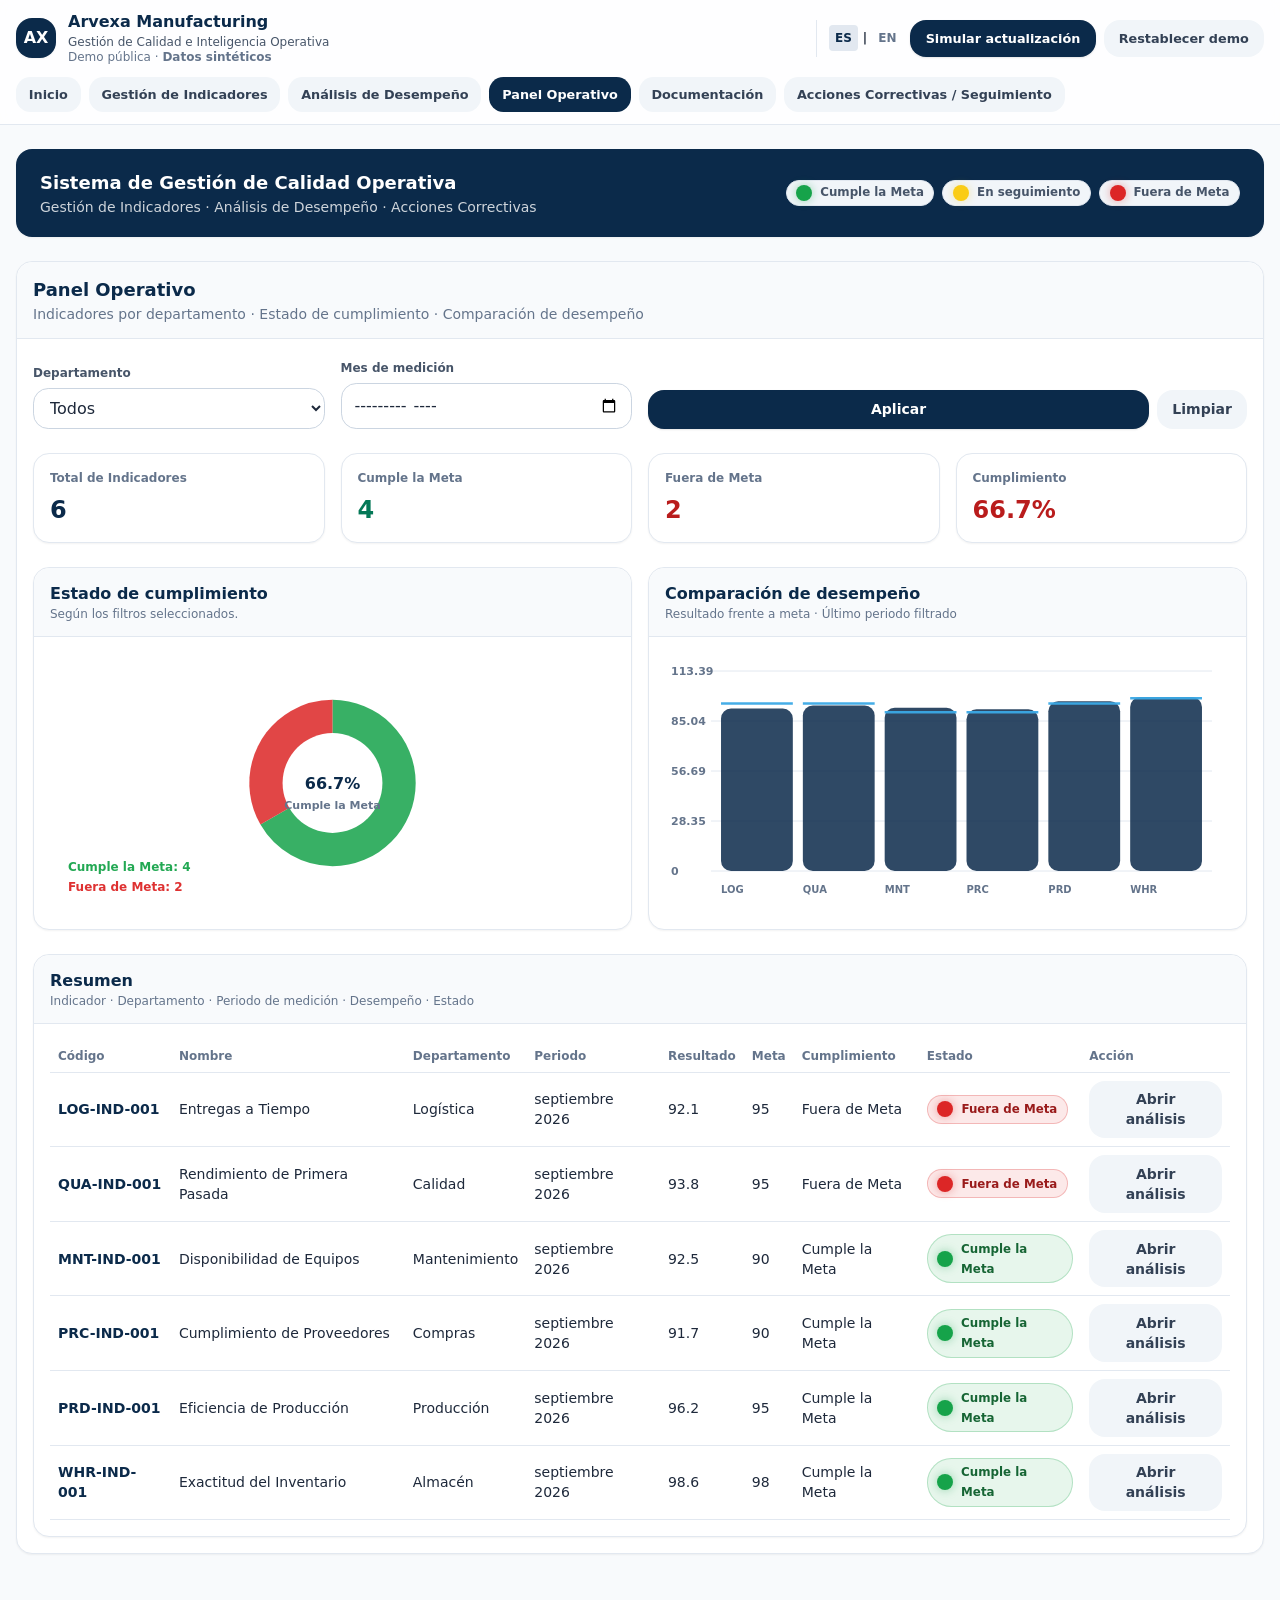
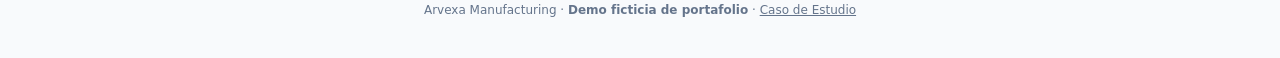
<file: index.html>
<!doctype html>
<html lang="es">
<head>
  <meta charset="utf-8"/>
  <meta name="viewport" content="width=device-width,initial-scale=1"/>
  <title>Arvexa Manufacturing · Sistema de Gestión de Calidad Operativa</title>

  <link rel="stylesheet" href="assets/tailwind.css">
  <style>
    :root{
      --navy:#0B2A4A;
      --sky:#3BA9E6;
      --mint:#2DD4BF;
      --red:#DC2626;
      --yellow:#FACC15;
      --green:#16A34A;
      --slate:#334155;
      --grid:#E2E8F0;
    }
    html,body{ font-family: Inter, system-ui, -apple-system, Segoe UI, Roboto, Arial, sans-serif; }
    .bg-navy{ background: var(--navy); }
    .text-navy{ color: var(--navy); }

    .card{ border:1px solid #e2e8f0; border-radius: 1rem; background:#fff; box-shadow: 0 1px 2px rgba(0,0,0,.05); }
    .card-h{ padding: 14px 16px; border-bottom:1px solid #e2e8f0; background:#f8fafc; border-top-left-radius:1rem; border-top-right-radius:1rem; }
    .card-b{ padding: 16px; }

    .btn{ padding:.55rem .95rem; border-radius: 1rem; font-weight: 800; font-size:.875rem; }
    .btn-primary{ background: var(--navy); color:#fff; box-shadow: 0 1px 2px rgba(0,0,0,.10); }
    .btn-primary:hover{ opacity:.95; }
    .btn-soft{ background:#f1f5f9; color:#334155; }
    .btn-soft:hover{ background:#e2e8f0; }
    .btn-danger{ background:#fee2e2; color:#991b1b; }
    .btn-danger:hover{ background:#fecaca; }

    .input{
      width:100%; border-radius: .95rem; border:1px solid #cbd5e1;
      padding:.55rem .75rem; outline:none; background:#fff;
    }
    .input:focus{ box-shadow: 0 0 0 3px rgba(11,42,74,.15); border-color: rgba(11,42,74,.45); }
    .textarea{
      width:100%; border-radius: .95rem; border:1px solid #cbd5e1;
      padding:.75rem; outline:none; background:#fff; font-family: inherit; font-size: .875rem;
      resize: vertical;
    }
    .textarea:focus{ box-shadow: 0 0 0 3px rgba(11,42,74,.15); border-color: rgba(11,42,74,.45); }
    .err{ border-color: rgba(220,38,38,.8) !important; box-shadow: 0 0 0 3px rgba(220,38,38,.15) !important; }

    .badge{ display:inline-flex; align-items:center; gap:.5rem; padding:.22rem .6rem; border-radius:9999px; font-weight:900; font-size:.74rem; }
    .badge-ok{ background: rgba(22,163,74,.10); color: #166534; border:1px solid rgba(22,163,74,.25); }
    .badge-warn{ background: rgba(250,204,21,.16); color: #854d0e; border:1px solid rgba(250,204,21,.35); }
    .badge-bad{ background: rgba(220,38,38,.10); color: #991b1b; border:1px solid rgba(220,38,38,.25); }
    .badge-gray{ background:#f1f5f9; color:#475569; border:1px solid #e2e8f0; }

    .light-dot{ width:16px;height:16px;border-radius:9999px;display:inline-block; box-shadow: 0 0 10px rgba(0,0,0,.12); }
    .dot-green{ background: var(--green); box-shadow: 0 0 10px rgba(22,163,74,.40); }
    .dot-red{ background: var(--red); box-shadow: 0 0 10px rgba(220,38,38,.40); }
    .dot-yellow{ background: var(--yellow); box-shadow: 0 0 10px rgba(250,204,21,.35); }

    .toast{ position:fixed; top:16px; left:50%; transform:translateX(-50%); z-index:9999; width: calc(100% - 24px); max-width: 900px; }
    .modal-backdrop{ position:fixed; inset:0; background: rgba(15,23,42,.55); display:flex; align-items:center; justify-content:center; padding:16px; z-index:9998; }

    .navBtn{ padding:.5rem .8rem; border-radius: .9rem; font-weight:800; font-size:.85rem; }
    .navBtn.active{ background: var(--navy); color:#fff; }
    .navBtn:not(.active){ background:#f1f5f9; color:#334155; }
    .navBtn:not(.active):hover{ background:#e2e8f0; }

    @media print{
      header, nav, #toastRoot, .no-print { display:none !important; }
      .print-card{ border: 1px solid #e5e7eb !important; box-shadow:none !important; }
    }
    header>div{flex-wrap:wrap} nav{max-width:100%} .modal-backdrop:not(.hidden){overflow:auto}
    #pdfModal>div{max-height:90vh;overflow:auto} button:focus-visible,a:focus-visible{outline:3px solid var(--sky);outline-offset:3px}
    @media(max-width:640px){header{position:relative} nav{gap:.4rem} .navBtn{font-size:.75rem} .card-b{padding:12px}}
    @media print{body>*:not(#pdfModal){display:none!important} #pdfModal.hidden{display:none!important} #pdfModal:not(.hidden){position:static;display:block!important;background:white;padding:0} #pdfModal>div{max-height:none;overflow:visible;box-shadow:none} #pdfModal>div>div:first-child{display:none} #pdfContent{padding:0}}
    .hidden{display:none!important}
    .portfolio-header{gap:12px;min-width:0}
    .portfolio-brand{min-width:0;flex:1 1 340px}
    .portfolio-brand>div:first-child{flex-shrink:0}
    .portfolio-brand>div:last-child{min-width:0}
    .portfolio-subtitle{font-size:.75rem;line-height:1.4;color:#475569;margin-top:2px}
    .portfolio-actions{display:flex;flex-wrap:wrap;align-items:center;gap:8px;padding-left:12px;border-left:1px solid #e2e8f0}
    .portfolio-actions .btn{font-size:.8rem;white-space:normal}
    .portfolio-nav{flex:1 0 100%;min-width:0}
    .portfolio-nav .navBtn{font-size:.8rem}
    .portfolio-case-link{display:inline-block;margin-top:12px}
    .home-panel-links{grid-template-columns:repeat(auto-fit,minmax(115px,1fr))}
    #secExplorador .grid>.flex{flex-wrap:wrap}
    @media(max-width:640px){.portfolio-brand{flex-basis:100%}.portfolio-actions{padding-left:0;border-left:0}.portfolio-nav .navBtn{font-size:.75rem}}
    #indicatorPrint{display:none}
    @page indicatorFicha{size:Letter;margin:14mm 14mm 16mm;@bottom-right{content:var(--report-page-label,"Página ") counter(page);font:9pt Arial;color:#475569}}
    @media print{
      html:has(#pdfModal[data-indicator-report]),body:has(#pdfModal[data-indicator-report]){background:white!important}
      #pdfModal[data-indicator-report]{page:indicatorFicha;font:10pt/1.45 Arial,sans-serif;color:#172635}
      #pdfModal[data-indicator-report]>div{width:100%;max-width:none;border:0;border-radius:0;overflow:visible}
      #pdfModal[data-indicator-report] #pdfContent{display:none}
      #pdfModal[data-indicator-report] #indicatorPrint{display:block;background:white}
      #indicatorPrint *{box-shadow:none!important;border-radius:0!important;overflow:visible;max-height:none;overflow-wrap:anywhere}
      #indicatorPrint button,#indicatorPrint input,#indicatorPrint select,#indicatorPrint nav,#indicatorPrint .light-dot{display:none!important}
      #indicatorPrint .report-layout{width:100%;border-collapse:collapse;table-layout:fixed}
      #indicatorPrint .report-layout>thead{display:table-header-group}
      #indicatorPrint .report-layout>tfoot{display:table-footer-group}
      #indicatorPrint .report-layout>tbody>tr>td{padding:0}
      #indicatorPrint .report-header{padding:0 0 3mm;border-bottom:1pt solid #0b2a4a;text-align:left}
      #indicatorPrint .report-brand{font-size:15pt;color:#0b2a4a;font-weight:700}
      #indicatorPrint .report-system{font-size:9pt;color:#475569;font-weight:400}
      #indicatorPrint .report-title{margin-top:4mm;font-size:10pt;letter-spacing:.6pt}
      #indicatorPrint .report-name{margin:2mm 0 0;font-size:17pt;line-height:1.2;color:#0b2a4a}
      #indicatorPrint .report-footer{border-top:.5pt solid #cbd5e1;padding-top:3mm;font-size:8pt;color:#475569;font-weight:400;text-align:left}
      #indicatorPrint section{margin:3mm 0;break-inside:avoid-page}
      #indicatorPrint h2,#indicatorPrint .card-h{margin:0 0 2mm;padding:0 0 1.5mm;border:0;border-bottom:.5pt solid #cbd5e1;background:white;color:#0b2a4a;font:700 11pt Arial;break-after:avoid-page}
      #indicatorPrint .report-fields{width:100%;border-collapse:collapse;table-layout:fixed}
      #indicatorPrint .report-fields th,#indicatorPrint .report-fields td{padding:1.5mm 3mm;border:.5pt solid #d6dce2;text-align:left;vertical-align:top}
      #indicatorPrint .report-fields th{width:30%;font-weight:700;color:#334155;background:#f5f7f9}
      #indicatorPrint tr{break-inside:avoid-page}
      #indicatorPrint .report-layout>tbody>tr{break-inside:auto}
      #indicatorPrint p{margin:0;white-space:pre-wrap;orphans:3;widows:3}
      #indicatorPrint ol{list-style:decimal;margin:0;padding-left:5mm}
      #indicatorPrint .report-status{display:inline-block;padding:1mm 3mm;border:.5pt solid #64748b;color:#334155;font-weight:700}
      #indicatorPrint .report-status.badge-ok{border-color:#166534;color:#166534;background:#f0f7f1}
      #indicatorPrint .report-status.badge-bad{border-color:#9f3535;color:#7f2828;background:white}
      #indicatorPrint .report-status.badge-warn{border-color:#8a6a24;color:#71571e;background:white}
      #indicatorPrint .card{margin:5mm 0;border:0;background:white;break-inside:avoid-page}
      #indicatorPrint .card-b{padding:0;font-size:10pt;line-height:1.45}
      #indicatorPrint .card table{width:100%;table-layout:fixed;border-collapse:collapse}
      #indicatorPrint .card th,#indicatorPrint .card td{padding:2mm;border-bottom:.5pt solid #d6dce2;font-size:9pt}
      #indicatorPrint img{display:block;max-width:100%;max-height:100mm;object-fit:contain;break-inside:avoid}
    }
  </style>
<style>.language-selector{display:inline-flex;align-items:center;gap:5px;flex-shrink:0;font:700 12px system-ui}.language-selector button{border:0;background:transparent;color:#64748b;padding:6px;cursor:pointer;border-radius:4px}.language-selector button[aria-pressed="true"]{color:#0b2a4a;background:#e2e8f0}.language-selector button:focus-visible{outline:2px solid #3ba9e6;outline-offset:2px}@media print{.language-selector{display:none!important}}</style>
<script src="i18n.js"></script>
</head>

<body class="bg-slate-50 text-slate-800">

<script src="data.js"></script>
<script>

const LS_KEYS = {
  FICHAS: "ARVEXA_V1_BD_FICHAS",
  ANALISIS: "ARVEXA_V1_BD_ANALISIS",
  PROP: "ARVEXA_V1_BD_PROPUESTAS",
  DOCS: "ARVEXA_V1_BD_DOCUMENTOS",
  SEG: "ARVEXA_V1_BD_SEGUIMIENTO",
};

const MESES = ["enero", "febrero", "marzo", "abril", "mayo", "junio", "julio", "agosto", "septiembre", "octubre", "noviembre", "diciembre"];

const AREAS_CATALOGO = [{"Area": "PRD-IND-", "NombreArea": "Producción"}, {"Area": "QUA-IND-", "NombreArea": "Calidad"}, {"Area": "MNT-IND-", "NombreArea": "Mantenimiento"}, {"Area": "WHR-IND-", "NombreArea": "Almacén"}, {"Area": "LOG-IND-", "NombreArea": "Logística"}, {"Area": "PRC-IND-", "NombreArea": "Compras"}];

const $ = (id)=>document.getElementById(id);

function escapeHtml(s){
  return (s??"").toString().replace(/[&<>"']/g, m => ({'&':'&amp;','<':'&lt;','>':'&gt;','"':'&quot;',"'":'&#39;'}[m]));
}
function toast(type, title, msg){
  const root = $("toastRoot");
  const cls = type==="ok" ? "border-emerald-200 bg-emerald-50 text-emerald-900"
            : type==="warn" ? "border-yellow-200 bg-yellow-50 text-yellow-900"
            : "border-red-200 bg-red-50 text-red-900";
  root.innerHTML = `
    <div class="rounded-2xl border ${cls} shadow-sm p-4">
      <div class="font-extrabold">${escapeHtml(title)}</div>
      <div class="text-sm">${escapeHtml(msg||"")}</div>
    </div>`;
  root.classList.remove("hidden");
  setTimeout(()=>root.classList.add("hidden"), 4200);
}
function periodoHuman(ym){
  if(!ym || !/^\d{4}-\d{2}$/.test(ym)) return "—";
  const [y,m]=ym.split("-").map(Number);
  return `${MESES[m-1]} ${y}`;
}
function scrollTopSmooth(){ window.scrollTo({top:0, behavior:"smooth"}); }
</script>


<header class="sticky top-0 z-50 bg-white/80 backdrop-blur border-b border-slate-200 no-print">
  <div class="portfolio-header max-w-7xl mx-auto px-4 py-3 flex items-center justify-between gap-3">
    <div class="portfolio-brand flex items-center gap-3">
      <div class="w-10 h-10 rounded-2xl bg-navy text-white flex items-center justify-center shadow-sm">
        <span class="font-extrabold">AX</span>
      </div>
      <div>
        <div class="font-extrabold text-navy leading-tight">Arvexa Manufacturing</div>
        <div class="portfolio-subtitle">Gestión de Calidad e Inteligencia Operativa</div>
        <div class="text-xs text-slate-500 -mt-0.5">
          Demo pública · <span id="modeTag" class="font-semibold"></span>
        </div>
      </div>
    </div>

    <div class="portfolio-actions" role="group" aria-label="Acciones de demo">
      <div class="language-selector" role="group" aria-label="Seleccionar idioma"><button type="button" data-language="es" aria-label="Español" aria-pressed="true">ES</button><span aria-hidden="true">|</span><button type="button" data-language="en" aria-label="Inglés" aria-pressed="false">EN</button></div>
      <button id="btnSync" class="btn btn-primary">Simular actualización</button>
      <button id="btnResetDemo" class="btn btn-soft">Restablecer demo</button>
    </div>

    <nav class="portfolio-nav flex flex-wrap items-center gap-2" aria-label="Navegación principal">
      <button class="navBtn active" data-target="secInicio">Inicio</button>
      <button class="navBtn" data-target="secFicha">Gestión de Indicadores</button>
      <button class="navBtn" data-target="secAnalisis">Análisis de Desempeño</button>
      <button class="navBtn" data-target="secDashboard" >Panel Operativo</button>
      <button class="navBtn" data-target="secExplorador" >Documentación</button>
      <button class="navBtn" data-target="secSeguimiento" >Acciones Correctivas / Seguimiento</button>

    </nav>
  </div>
</header>


<div id="toastRoot" class="toast hidden no-print"></div>


<div id="pdfModal" class="hidden modal-backdrop no-print">
  <div class="w-full max-w-5xl rounded-2xl bg-white shadow-xl border border-slate-200 overflow-hidden">
    <div class="px-5 py-4 bg-slate-50 border-b border-slate-200 flex items-center justify-between">
      <div>
        <div class="font-extrabold text-navy">Vista previa del reporte</div>
        <div id="pdfSub" class="text-xs text-slate-500"></div>
      </div>
      <div class="flex gap-2">
        <button id="btnPrint" class="btn btn-primary">Imprimir / Guardar PDF</button>
        <button id="btnPdfClose" class="btn btn-soft">Cerrar</button>
      </div>
    </div>
    <div id="pdfContent" class="p-6 bg-white"></div>
    <div id="indicatorPrint" aria-hidden="true"></div>
  </div>
</div>

<main class="max-w-7xl mx-auto px-4 py-6 space-y-6">

  
  <section class="rounded-2xl bg-navy text-white shadow-sm overflow-hidden">
    <div class="px-6 py-5 flex flex-col md:flex-row md:items-center md:justify-between gap-3">
      <div>
        <div class="text-lg font-extrabold">Sistema de Gestión de Calidad Operativa</div>
        <div class="text-sm text-white/80">Gestión de Indicadores · Análisis de Desempeño · Acciones Correctivas</div>
      </div>
      <div class="flex items-center gap-2">
        <span class="badge badge-gray bg-white/10 text-white border border-white/20">
          <span class="light-dot dot-green"></span> Cumple la Meta
        </span>
        <span class="badge badge-gray bg-white/10 text-white border border-white/20">
          <span class="light-dot dot-yellow"></span> En seguimiento
        </span>
        <span class="badge badge-gray bg-white/10 text-white border border-white/20">
          <span class="light-dot dot-red"></span> Fuera de Meta
        </span>
      </div>
    </div>
  </section>

  
  <section id="secInicio" class="spaSection space-y-6">
    <div class="grid grid-cols-1 md:grid-cols-3 gap-4">
      <div class="card">
        <div class="card-b">
          <div class="text-xs font-extrabold text-slate-500">ACCESO RÁPIDO</div>
          <div class="text-xl font-extrabold text-navy mt-2">Gestión de Indicadores</div>
          <div class="text-sm text-slate-600 mt-1">Define y actualiza indicadores, metas y fórmulas de medición.</div>
          <button id="goFicha" class="mt-4 btn btn-primary w-full">Crear indicador</button>
        </div>
      </div>

      <div class="card">
        <div class="card-b">
          <div class="text-xs font-extrabold text-slate-500">ACCESO RÁPIDO</div>
          <div class="text-xl font-extrabold text-navy mt-2">Análisis de Desempeño</div>
          <div class="text-sm text-slate-600 mt-1">Mide el desempeño, explica las variaciones y documenta las acciones.</div>
          <button id="goAnalisis" class="mt-4 btn btn-primary w-full">Registrar medición</button>
        </div>
      </div>

      <div class="card">
        <div class="card-b">
          <div class="text-xs font-extrabold text-slate-500">CALIDAD</div>
          <div class="text-xl font-extrabold text-navy mt-2">Paneles</div>
          <div class="text-sm text-slate-600 mt-1">Panel Operativo / Documentación / Seguimiento</div>
          <div class="home-panel-links mt-4 grid grid-cols-3 gap-2">
            <button id="goDashboard" class="btn btn-soft">Panel Operativo</button>
            <button id="goExplorador" class="btn btn-soft">Documentación</button>
            <button id="goSeguimiento" class="btn btn-soft">Seguimiento</button>
          </div>
        </div>
      </div>
    </div>

    <div class="card">
      <div class="card-b">
        <div class="font-extrabold text-navy">Espacio de demostración</div>
        <div class="text-sm text-slate-600 mt-1">
          Espacio de trabajo: <span class="font-extrabold text-navy" id="homeMode"></span>.
          <span class="text-slate-500">Los cambios se guardan en este navegador. Restablece la demo para recuperar los datos ficticios.</span>
        </div>
        <a class="portfolio-case-link btn btn-soft" href="case-study.html">Ver caso de estudio</a>
      </div>
    </div>
  </section>

  
  <section id="secFicha" class="spaSection hidden"></section>

  
  <section id="secAnalisis" class="spaSection hidden"></section>

  
  <section id="secDashboard" class="spaSection hidden"></section>

  
  <section id="secExplorador" class="spaSection hidden"></section>

  
  <section id="secSeguimiento" class="spaSection hidden"></section>

</main>

<footer class="max-w-7xl mx-auto px-4 pb-10">
  <div class="text-xs text-slate-500 text-center mt-6">
    Arvexa Manufacturing · <span id="footerMode" class="font-semibold"></span> · <a href="case-study.html" class="underline">Caso de Estudio</a>
  </div>
</footer>


<script>

function lsRead(key, fallback){
  try{ return JSON.parse(localStorage.getItem(key) || "null") ?? fallback; }
  catch{ return fallback; }
}
function lsWrite(key, val){ localStorage.setItem(key, JSON.stringify(val)); }

function migrateSpanishDemo(){
  if(localStorage.getItem("ARVEXA_UI_ES_V1")) return;
  const translations={"Production Efficiency": "Eficiencia de Producción", "Process": "Proceso", "Maintain reliable production efficiency through structured measurement and improvement.": "Mantener una eficiencia de producción confiable mediante medición y mejora estructuradas.", "Monthly": "Mensual", "Percentage": "Porcentaje", "Actual output": "Producción real", "Planned output": "Producción planificada", "Production Supervisor": "Supervisor de Producción", "Production monthly synthetic register": "Registro mensual ficticio de producción", "Higher is better; result = numerator / denominator × 100.": "Un valor mayor es mejor; resultado = numerador / denominador × 100.", "Fictional portfolio data; no real operational records.": "Datos ficticios de portafolio; no son registros operativos reales.", "First Pass Yield": "Rendimiento de Primera Pasada", "Maintain reliable first pass yield through structured measurement and improvement.": "Mantener un rendimiento de primera pasada confiable mediante medición y mejora estructuradas.", "First-pass conforming units": "Unidades conformes en primera pasada", "Inspected units": "Unidades inspeccionadas", "Quality Supervisor": "Supervisor de Calidad", "Quality monthly synthetic register": "Registro mensual ficticio de calidad", "Equipment Availability": "Disponibilidad de Equipos", "Maintain reliable equipment availability through structured measurement and improvement.": "Mantener una disponibilidad de equipos confiable mediante medición y mejora estructuradas.", "Available equipment hours": "Horas de equipo disponible", "Scheduled equipment hours": "Horas de equipo programadas", "Maintenance Supervisor": "Supervisor de Mantenimiento", "Maintenance monthly synthetic register": "Registro mensual ficticio de mantenimiento", "Inventory Accuracy": "Exactitud del Inventario", "Maintain reliable inventory accuracy through structured measurement and improvement.": "Mantener una exactitud del inventario confiable mediante medición y mejora estructuradas.", "Correct inventory records": "Registros de inventario correctos", "Audited inventory records": "Registros de inventario auditados", "Warehouse Supervisor": "Supervisor de Almacén", "Warehouse monthly synthetic register": "Registro mensual ficticio de almacén", "On-Time Delivery": "Entregas a Tiempo", "Maintain reliable on-time delivery through structured measurement and improvement.": "Mantener entregas a tiempo confiables mediante medición y mejora estructuradas.", "On-time deliveries": "Entregas a tiempo", "Total deliveries": "Total de entregas", "Logistics Supervisor": "Supervisor de Logística", "Logistics monthly synthetic register": "Registro mensual ficticio de logística", "Supplier Compliance": "Cumplimiento de Proveedores", "Maintain reliable supplier compliance through structured measurement and improvement.": "Mantener un cumplimiento de proveedores confiable mediante medición y mejora estructuradas.", "Compliant supplier receipts": "Recepciones de proveedores conformes", "Total supplier receipts": "Total de recepciones de proveedores", "Procurement Supervisor": "Supervisor de Compras", "Procurement monthly synthetic register": "Registro mensual ficticio de compras", "July 2026": "julio 2026", "Target achieved. Continue standard monitoring.": "Meta alcanzada. Continuar el seguimiento habitual.", "August 2026": "agosto 2026", "September 2026": "septiembre 2026", "Recurring process variation. Standardize inspection checkpoints and retrain operators.": "Variación recurrente del proceso. Estandarizar los puntos de inspección y volver a capacitar a los operadores.", "Dispatch scheduling and picking handoff delays. Introduce a daily dispatch checklist.": "Retrasos en la programación de despachos y en la entrega de pedidos preparados. Implementar una lista diaria de verificación de despachos.", "Standardize inspection checkpoints and retrain operators": "Estandarizar los puntos de inspección y volver a capacitar a los operadores", "Recurring process variation": "Variación recurrente del proceso", "In Progress": "En proceso", "Synthetic inspection register": "Registro ficticio de inspección", "Introduce daily dispatch checklist and review picking handoffs": "Implementar una lista diaria de verificación de despachos y revisar la entrega de pedidos preparados", "Dispatch scheduling and picking handoff delays": "Retrasos en la programación de despachos y en la entrega de pedidos preparados", "Other": "Otro", "Local fictional evidence. The October follow-up is a simulated closure scenario, not a current monthly result.": "Evidencia local ficticia. El seguimiento de octubre es un escenario de cierre simulado, no un resultado mensual actual.", "Quality Manager": "Gerente de Calidad", "Yes": "Sí", "Fictional inspection verification: 954 / 1,000 conforming units": "Verificación ficticia de inspección: 954 / 1,000 unidades conformes", "fictional-inspection-register.svg": "registro-ficticio-inspeccion.svg", "[data-uri]": "[data-uri]"};
  const adapt=value=> typeof value==="string" ? (translations[value]??value) : Array.isArray(value) ? value.map(adapt) : value && typeof value==="object" ? Object.fromEntries(Object.entries(value).map(([k,v])=>[k,adapt(v)])) : value;
  for(const key of Object.values(LS_KEYS)){const value=lsRead(key,null);if(value!==null)lsWrite(key,adapt(value));}
  localStorage.setItem("ARVEXA_UI_ES_V1","1");
}

function seedDemo(){
  migrateSpanishDemo();
  for(const [kind,data] of Object.entries(DEMO_DATA)) {
    if(lsRead(LS_KEYS[kind],null)===null) lsWrite(LS_KEYS[kind],data);
  }
}

async function apiFetch(action, payload={}){
  try { return demoApi(action, payload); }
  catch { return fail_("No se pudo guardar en este navegador. Libera espacio y vuelve a intentarlo."); }
}

function ok_(data, message="OK"){ return { ok:true, data, message }; }
function fail_(message="ERROR"){ return { ok:false, data:null, message }; }

function demoApi(action, payload){
  seedDemo();
  const fichas = lsRead(LS_KEYS.FICHAS, []);
  const analisis = lsRead(LS_KEYS.ANALISIS, []);
  const prop = lsRead(LS_KEYS.PROP, []);
  let docs = lsRead(LS_KEYS.DOCS, []);
  const seg = lsRead(LS_KEYS.SEG, []);

  if(action==="fichas.list") return ok_(fichas);
  if(action==="fichas.upsert"){
    if(!payload?.CodigoIndicador) return fail_("Falta el código del indicador");
    const idx = fichas.findIndex(x=>x.CodigoIndicador===payload.CodigoIndicador);
    if(idx>=0) fichas[idx] = payload; else fichas.push(payload);
    lsWrite(LS_KEYS.FICHAS, fichas);
    return ok_(payload, "Indicador guardado");
  }

  if(action==="analisis.list") return ok_(analisis);
  if(action==="analisis.insert"){
    if(!payload?.CodigoIndicador || !payload?.PeriodoYM) return fail_("Falta el código del indicador o el periodo");
    const dup = analisis.some(x=>x.CodigoIndicador===payload.CodigoIndicador && x.PeriodoYM===payload.PeriodoYM);
    if(dup) return fail_("DUPLICATE");
    analisis.push(payload);
    lsWrite(LS_KEYS.ANALISIS, analisis);
    return ok_(payload, "Análisis guardado");
  }
  if(action==="analisis.delete"){
    const { CodigoIndicador, PeriodoYM } = payload || {};
    if(!CodigoIndicador || !PeriodoYM) return fail_("Falta el código del indicador o el periodo");
    const idx = analisis.findIndex(x=>x.CodigoIndicador===CodigoIndicador && x.PeriodoYM===PeriodoYM);
    if(idx>=0) analisis.splice(idx,1);

    const keepProp = prop.filter(p=>!(p.CodigoIndicador===CodigoIndicador && p.PeriodoYM===PeriodoYM));
    lsWrite(LS_KEYS.ANALISIS, analisis);
    lsWrite(LS_KEYS.PROP, keepProp);
    lsWrite(LS_KEYS.SEG,seg.filter(x=>!(x.CodigoIndicador===CodigoIndicador && x.PeriodoYM===PeriodoYM)));
    return ok_(true, "Análisis eliminado");
  }

  if(action==="prop.upsertMany"){
    const { CodigoIndicador, PeriodoYM, Items } = payload || {};
    if(!CodigoIndicador || !PeriodoYM) return fail_("Falta la referencia de la acción");
    const keep = prop.filter(p=>!(p.CodigoIndicador===CodigoIndicador && p.PeriodoYM===PeriodoYM));
    const merged = keep.concat((Items||[]).map((it,i)=>({
      CodigoIndicador, PeriodoYM,
      Index:i+1,
      Accion: it.Accion||"",
      Responsable: it.Responsable||"",
      FechaCompromiso: it.FechaCompromiso||"",
      EvidenciaDesc: it.EvidenciaDesc||"",
      EvidenciaLink: it.EvidenciaLink||"",
      UpdatedAt: new Date().toISOString()
    })));
    lsWrite(LS_KEYS.PROP, merged);
    return ok_(true, "Acciones guardadas");
  }

  if(action==="docs.list") return ok_(docs);
  if(action==="docs.upsert"){
    if(!payload?.Key) return fail_("Falta la clave del registro");
    const idx = docs.findIndex(d=>d.Key===payload.Key);
    if(idx>=0) docs[idx]=payload; else docs.push(payload);
    lsWrite(LS_KEYS.DOCS, docs);
    return ok_(payload, "Documento guardado");
  }
  if(action==="docs.delete"){
    const { Key, CodigoIndicador } = payload || {};

    if(Key){
      const idx = docs.findIndex(d=>d.Key===Key);
      if(idx>=0) docs.splice(idx,1);
    }
    if(CodigoIndicador){
      docs = docs.filter(d=>d.CodigoIndicador!==CodigoIndicador);
    }
    lsWrite(LS_KEYS.DOCS, docs);
    return ok_(true, "Documentos eliminados");
  }

  if(action==="fichas.delete"){
    const { CodigoIndicador } = payload || {};
    if(!CodigoIndicador) return fail_("Falta el código del indicador");
    const idx = fichas.findIndex(x=>x.CodigoIndicador===CodigoIndicador);
    if(idx>=0) fichas.splice(idx,1);

    const remainAnal = analisis.filter(x=>x.CodigoIndicador!==CodigoIndicador);
    const remainDocs = docs.filter(d=>d.CodigoIndicador!==CodigoIndicador);
    lsWrite(LS_KEYS.FICHAS, fichas);
    lsWrite(LS_KEYS.ANALISIS, remainAnal);
    lsWrite(LS_KEYS.DOCS, remainDocs);
    lsWrite(LS_KEYS.PROP,prop.filter(x=>x.CodigoIndicador!==CodigoIndicador));
    lsWrite(LS_KEYS.SEG,seg.filter(x=>x.CodigoIndicador!==CodigoIndicador));
    return ok_(true, "Indicador eliminado");
  }

  if(action==="seg.list") return ok_(seg);
  if(action==="seg.upsert"){
    if(!payload?.Key) return fail_("Falta la clave del registro");
    const idx = seg.findIndex(s=>s.Key===payload.Key);
    if(idx>=0) seg[idx]=payload; else seg.push(payload);
    lsWrite(LS_KEYS.SEG, seg);
    return ok_(payload, "Seguimiento guardado");
  }

  return fail_("Operación no compatible: "+action);
}

function nowISO(){ return new Date().toISOString(); }

function modelFicha(){
  return {
    CodigoIndicador:"",
    NombreIndicador:"",
    AreaResponsable:"",
    TipoIndicador:"",
    ObjetivoIndicador:"",
    PeriodicidadMedicion:"",
    MetaObjetivo:null,

    FormulaTipo:"",
    FormulaEtiqueta:"",
    FormulaNumerador:"",
    FormulaDenominador:"",
    FormulaFactor:1,
    ResponsableIndicador:"",

    FuentesRecoleccion:[],
    Terminos:[],
    Observaciones:[],

    UpdatedAt: nowISO()
  };
}

function isQuality(){ return true; }
function requireQuality(){ return true; }

function setActiveNav(target){
  document.querySelectorAll(".navBtn").forEach(b=>{
    const t = b.getAttribute("data-target");
    if(t===target) b.classList.add("active");
    else b.classList.remove("active");
  });
}

function showSection(id){
  document.querySelectorAll(".spaSection").forEach(s=>s.classList.add("hidden"));
  $(id).classList.remove("hidden");
  setActiveNav(id);
  scrollTopSmooth();
}

const CACHE = {
  fichas: [],
  analisis: [],
  prop: [],
  docs: [],
  seg: []
};

async function loadAll(){
  const f = await apiFetch("fichas.list");
  const a = await apiFetch("analisis.list");
  const d = await apiFetch("docs.list");
  const s = await apiFetch("seg.list");
  CACHE.prop = lsRead(LS_KEYS.PROP,[]);

  CACHE.fichas = f.ok ? f.data : [];
  CACHE.analisis = a.ok ? a.data : [];
  CACHE.docs = d.ok ? d.data : [];
  CACHE.seg = s.ok ? s.data : [];

  fillAreaSelects();
}

function fillAreaSelects(){
  const opts = AREAS_CATALOGO.map(o=>`<option value="${escapeHtml(o.Area)}">${escapeHtml(o.NombreArea)}</option>`).join("");

  const fa = $("f_AreaResponsable");
  if(fa) fa.innerHTML = `<option value="">Selecciona...</option>${opts}`;

}

function nextNumberForPrefix(prefix){
  const nums = (CACHE.fichas||[])
    .map(f => (f.CodigoIndicador||""))
    .filter(code => code.startsWith(prefix))
    .map(code => {
      const m = String(code).match(/(\d{3})$/);
      return m ? Number(m[1]) : null;
    })
    .filter(n => Number.isFinite(n));
  const last = nums.length ? Math.max(...nums) : 0;
  return String(last + 1).padStart(3, "0");
}
function updateCodigoFromArea(){
  const sel = $("f_AreaResponsable");
  const out = $("f_CodigoIndicador");
  if(!sel || !out) return;

  const prefix = (sel.value||"").trim();
  if(!prefix){ out.value=""; return; }

  const nnn = nextNumberForPrefix(prefix);
  out.value = `${prefix}${nnn}`;
}

function renderFichaForm(){
  const sec = $("secFicha");
  sec.innerHTML = `
    <div class="card">
      <div class="card-h">
        <div class="font-extrabold text-navy text-lg">Gestión de Indicadores</div>
        <div class="text-sm text-slate-500">
          Campos obligatorios · Fórmula en vivo · Unidades de medición
        </div>
      </div>

      <div class="card-b space-y-5">

        
        <div class="grid grid-cols-1 md:grid-cols-3 gap-4">
          <div>
            <label class="text-xs font-extrabold text-slate-600">Departamento *</label>
            <select id="f_AreaResponsable" class="input mt-1"></select>
          </div>

          <div>
            <label class="text-xs font-extrabold text-slate-600">Código del indicador (automático) *</label>
            <input id="f_CodigoIndicador" class="input mt-1" placeholder="Se genera al seleccionar un departamento" readonly />
          </div>

          <div>
            <label class="text-xs font-extrabold text-slate-600">Responsable del indicador *</label>
            <input id="f_ResponsableIndicador" class="input mt-1" placeholder="Cargo del responsable" />
          </div>
        </div>

        <div class="grid grid-cols-1 md:grid-cols-2 gap-4">
          <div>
            <label class="text-xs font-extrabold text-slate-600">Nombre del indicador *</label>
            <input id="f_NombreIndicador" class="input mt-1" placeholder="Ej. Eficiencia de Producción" />
          </div>

          <div class="grid grid-cols-1 md:grid-cols-2 gap-4">
            <div>
              <label class="text-xs font-extrabold text-slate-600">Tipo de indicador *</label>
              <select id="f_TipoIndicador" class="input mt-1">
                <option value="">Selecciona...</option>
                <option>Estadístico</option>
                <option>Proceso</option>
                <option>Resultado</option>
              </select>
            </div>
            <div>
              <label class="text-xs font-extrabold text-slate-600">Frecuencia de medición *</label>
              <select id="f_Periodicidad" class="input mt-1">
                <option value="">Selecciona...</option>
                <option>Mensual</option>
                <option>Bimestral</option>
                <option>Trimestral</option>
                <option>Semestral</option>
                <option>Anual</option>
              </select>
            </div>
          </div>
        </div>

        <div>
          <label class="text-xs font-extrabold text-slate-600">Objetivo del indicador *</label>
          <textarea id="f_Objetivo" class="input mt-1" rows="3" placeholder="Describe el objetivo del indicador..."></textarea>
          <div id="f_ObjetivoSug" class="hidden mt-2 rounded-2xl border border-slate-200 bg-slate-50 p-3 text-sm text-slate-700">
            <div class="font-extrabold text-navy text-xs mb-1">Sugerencia de redacción</div>
            <div id="f_ObjetivoSugTxt"></div>
          </div>
        </div>

        <div class="grid grid-cols-1 md:grid-cols-3 gap-4">
          <div>
            <label class="text-xs font-extrabold text-slate-600">Meta *</label>
            <input id="f_Meta" class="input mt-1" type="number" step="0.01" placeholder="Ej. 95" />
          </div>

          <div>
            <label class="text-xs font-extrabold text-slate-600">Unidad de medición *</label>
            <select id="f_FormulaTipo" class="input mt-1">
              <option value="">Selecciona...</option>
              <option value="Porcentaje">Porcentaje</option>
              <option value="Tasa">Tasa</option>
              <option value="Otro">Otro</option>
            </select>
          </div>

          <div>
            <label class="text-xs font-extrabold text-slate-600">Etiqueta de unidad *</label>
            <input id="f_FormulaEtiqueta" class="input mt-1" placeholder="Ej. %, tasa" disabled />
          </div>
        </div>

        
        <div class="card">
          <div class="card-h">
            <div class="font-extrabold text-navy">Fórmula</div>
            <div class="text-xs text-slate-500">Fórmula en vivo: (N/D)*100</div>
          </div>
          <div class="card-b space-y-4">

            <div class="grid grid-cols-1 md:grid-cols-2 gap-4">
              <div>
                <label class="text-xs font-extrabold text-slate-600">Definición del numerador *</label>
                <input id="f_NumTxt" class="input mt-1" placeholder="Ej. Unidades conformes" />
              </div>
              <div>
                <label class="text-xs font-extrabold text-slate-600">Definición del denominador *</label>
                <input id="f_DenTxt" class="input mt-1" placeholder="Ej. Unidades inspeccionadas" />
              </div>
            </div>

            <div class="grid grid-cols-1 md:grid-cols-3 gap-4 items-end">
              <div>
                <label class="text-xs font-extrabold text-slate-600">Factor (auto) *</label>
                <input id="f_Factor" class="input mt-1" type="number" step="1" disabled />
              </div>

              <div class="md:col-span-2">
                <label class="text-xs font-extrabold text-slate-600">Vista de la fórmula</label>
                <div class="mt-1 rounded-2xl border border-slate-200 bg-slate-50 px-4 py-3">
                  <div class="text-sm text-slate-700 font-extrabold" id="f_FormulaPreview">(N/D)*1</div>
                </div>
              </div>
            </div>

          </div>
        </div>

        
        <div class="grid grid-cols-1 md:grid-cols-3 gap-4">
          ${renderListBlock("Fuentes de datos *", "f_Fuentes", "f_FuentesList", "Ej. Bitácora de producción, registro de inspección")}
          ${renderListBlock("Términos / Definiciones *", "f_Terminos", "f_TerminosList", "Ej. Definición de una unidad conforme")}
          ${renderListBlock("Observaciones *", "f_Observaciones", "f_ObservacionesList", "Ej. Supuestos de medición", true, true)}
        </div>

        <div class="flex flex-wrap gap-2">
          <button id="btnFichaSave" class="btn btn-primary">Guardar indicador</button>
          <button id="btnFichaDoc" class="btn btn-soft">Vista previa / Imprimir reporte</button>
          <button id="btnFichaClear" class="btn btn-soft">Limpiar</button>
        </div>

        <div id="f_SaveMsg" class="hidden rounded-2xl border border-emerald-200 bg-emerald-50 text-emerald-900 p-3 text-sm">
          <div class="font-extrabold">Indicador guardado correctamente</div>
          <div>Regresando al inicio…</div>
        </div>

      </div>
    </div>
  `;

  fillAreaSelects();

  $("f_AreaResponsable").addEventListener("change", ()=>{
    updateCodigoFromArea();
    clearErrorsFicha();
  });

  $("f_FormulaTipo").addEventListener("change", ()=>updateFactorEtiqueta());
  $("f_FormulaEtiqueta").addEventListener("input", ()=>updateFormulaPreview());
  $("f_Factor").addEventListener("change", ()=>updateFormulaPreview());
  $("f_NumTxt").addEventListener("input", ()=>updateFormulaPreview());
  $("f_DenTxt").addEventListener("input", ()=>updateFormulaPreview());

  $("f_Objetivo").addEventListener("blur", ()=>suggestRedaction("f_Objetivo","f_ObjetivoSug","f_ObjetivoSugTxt"));

  wireListBlock("f_Fuentes","f_FuentesList");
  wireListBlock("f_Terminos","f_TerminosList");
  wireListBlock("f_Observaciones","f_ObservacionesList", true);

  $("btnFichaClear").addEventListener("click", clearFichaForm);
  $("btnFichaSave").addEventListener("click", saveFicha);
  $("btnFichaDoc").addEventListener("click", ()=>openFichaPreviewPDF());

  updateFactorEtiqueta();
  updateFormulaPreview();
}

function renderListBlock(title, inputId, listId, placeholder, maxOne=false, useTextarea=false){
  const inputElement = useTextarea 
    ? `<textarea id="${inputId}" class="textarea mt-1 min-h-24" placeholder="${escapeHtml(placeholder)}"></textarea>`
    : `<input id="${inputId}" class="input" placeholder="${escapeHtml(placeholder)}"/>`;
  
  return `
  <div class="card">
    <div class="card-h">
      <div class="font-extrabold text-navy">${escapeHtml(title)}</div>
      <div class="text-xs text-slate-500">${maxOne ? "Máximo una entrada." : "Agrega elementos; la numeración es automática."}</div>
    </div>
    <div class="card-b space-y-2">
      <div class="flex gap-2">
        ${inputElement}
        <button class="btn btn-soft h-fit mt-1" type="button" data-add="${inputId}" data-list="${listId}" data-maxone="${maxOne}">+</button>
      </div>
      <div id="${listId}" class="text-sm text-slate-700 space-y-1"></div>
    </div>
  </div>
  `;
}

function wireListBlock(inputId, listId, maxOne=false){
  const input = $(inputId);
  const list = $(listId);
  const btn = document.querySelector(`[data-add="${inputId}"]`);
  const numbered = !maxOne;
  
  btn.addEventListener("click", ()=>{
    const txt = (input.value||"").trim();
    if(!txt) return;
    let items = getListState(listId);
    if(maxOne){
      items = [txt];
    } else {
      items.push(txt);
    }
    setListState(listId, items);
    input.value="";
    renderNumbered(listId, numbered, maxOne);
  });
  input.addEventListener("keydown", (e)=>{
    if(e.key==="Enter"){
      e.preventDefault();
      btn.click();
    }
  });
  renderNumbered(listId, numbered, maxOne);
}

function getListState(listId){
  try{ return JSON.parse($(listId).dataset.items || "[]"); } catch { return []; }
}
function setListState(listId, arr){
  $(listId).dataset.items = JSON.stringify(arr || []);
}

function renderNumbered(listId, numbered=true, maxOne=false){
  const list = $(listId);
  const items = getListState(listId);
  const btn = document.querySelector(`[data-add][data-list="${listId}"]`);
  
  if(!items.length){
    list.innerHTML = `<div class="text-slate-400 text-xs">Sin registros.</div>`;
    if(btn) btn.disabled = false;
    return;
  }

  if(btn && maxOne && items.length > 0){
    btn.disabled = true;
  }
  
  if(!numbered){

    list.innerHTML = items.map((t,i)=>`
      <div class="flex gap-2 items-start">
        <textarea class="input flex-1 text-sm" data-edit="${listId}" data-idx="${i}" style="min-height: 80px;">${escapeHtml(t)}</textarea>
        <button class="text-xs font-extrabold text-red-700 hover:underline flex-shrink-0 mt-1" data-del="${listId}" data-idx="${i}">Eliminar</button>
      </div>
    `).join("");
  } else {

    list.innerHTML = items.map((t,i)=>`
      <div class="flex gap-2 items-center">
        <span class="font-extrabold text-slate-500 flex-shrink-0">${i+1}.</span>
        <input class="input flex-1 text-sm" data-edit="${listId}" data-idx="${i}" value="${escapeHtml(t)}" />
        <button class="text-xs font-extrabold text-red-700 hover:underline flex-shrink-0" data-del="${listId}" data-idx="${i}">Eliminar</button>
      </div>
    `).join("");
  }

  list.querySelectorAll("[data-edit]").forEach(el=>{
    el.addEventListener("input", ()=>{
      const idx = Number(el.getAttribute("data-idx"));
      const arr = getListState(listId);
      arr[idx] = el.value;
      setListState(listId, arr);
    });
  });

  list.querySelectorAll("[data-del]").forEach(b=>{
    b.addEventListener("click", ()=>{
      const idx = Number(b.getAttribute("data-idx"));
      const arr = getListState(listId);
      arr.splice(idx,1);
      setListState(listId, arr);
      renderNumbered(listId, numbered, maxOne);

      if(btn && maxOne && arr.length === 0){
        btn.disabled = false;
      }
    });
  });
}

function updateFactorEtiqueta(){
  const tipo = $("f_FormulaTipo").value;
  const etiqueta = $("f_FormulaEtiqueta");
  const factor = $("f_Factor");

  const isOtro = tipo === "Otro";
  etiqueta.disabled = !isOtro;
  factor.disabled = !isOtro;

  if(tipo==="Porcentaje"){
    etiqueta.value = "%";
    factor.value = 100;
  }else if(tipo==="Tasa"){
    etiqueta.value = "tasa";
    factor.value = 1000;
  }else if(tipo==="Otro"){
    if(!etiqueta.value) etiqueta.value = "";
    if(!factor.value) factor.value = 1;
  }else{
    factor.value = 1;
  }
  updateFormulaPreview();
}

function updateFormulaPreview(){
  const numT = ($("f_NumTxt")?.value||"N").trim() || "N";
  const denT = ($("f_DenTxt")?.value||"D").trim() || "D";
  const factor = Number($("f_Factor")?.value||1) || 1;
  const prev = $("f_FormulaPreview");
  if(prev) prev.textContent = `(${numT}/${denT})*${factor}`;
}

function suggestRedaction(textareaId, boxId, outId){
  const txt = ($(textareaId).value||"").trim();
  if(!txt){ $(boxId).classList.add("hidden"); return; }

  let s = txt.replace(/\s+/g," ").trim();
  s = s.charAt(0).toUpperCase() + s.slice(1);
  if(!/[.!?]$/.test(s)) s += ".";

  const starters = ["Asegurar","Incrementar","Reducir","Mejorar","Evaluar","Monitorear"];
  if(!starters.some(v=>s.startsWith(v))){
    s = "Asegurar " + s.charAt(0).toLowerCase() + s.slice(1);
  }

  $(outId).textContent = s;
  $(boxId).classList.remove("hidden");
}

function clearErrorsFicha(){
  ["f_AreaResponsable","f_CodigoIndicador","f_ResponsableIndicador","f_NombreIndicador","f_TipoIndicador","f_Periodicidad","f_Objetivo","f_Meta",
   "f_FormulaTipo","f_FormulaEtiqueta","f_NumTxt","f_DenTxt"
  ].forEach(id=>{
    const el = $(id); if(el) el.classList.remove("err");
  });
}

function validateFicha(){
  clearErrorsFicha();
  let ok = true;

  const must = (id)=>{
    const el = $(id);
    const v = (el?.value||"").trim();
    if(!v){ el.classList.add("err"); ok=false; }
    return v;
  };

  const area = must("f_AreaResponsable");
  const cod = must("f_CodigoIndicador");
  const resp = must("f_ResponsableIndicador");
  const nom = must("f_NombreIndicador");
  const tipo = must("f_TipoIndicador");
  const per = must("f_Periodicidad");
  const obj = must("f_Objetivo");
  const metaStr = must("f_Meta");
  const ft = must("f_FormulaTipo");
  const fe = must("f_FormulaEtiqueta");
  const nTxt = must("f_NumTxt");
  const dTxt = must("f_DenTxt");

  const fuentes = getListState("f_FuentesList");
  const term = getListState("f_TerminosList");
  const obs = getListState("f_ObservacionesList");

  if(!fuentes.length) ok=false;
  if(!term.length) ok=false;
  if(!obs.length) ok=false;

  const meta = Number(metaStr);
  if(!Number.isFinite(meta)){
    $("f_Meta").classList.add("err");
    ok=false;
  }

  if(!ok){
    toast("err","Faltan campos","Completa todos los campos obligatorios, incluidas las listas.");
  }

  return ok;
}

function clearFichaForm(){
  renderFichaForm();
  fillAreaSelects();
  $("f_SaveMsg").classList.add("hidden");
  toast("ok","Listo","Formulario vacío.");
}

async function saveFicha(){
  if(!validateFicha()) return;

  const row = modelFicha();

  row.AreaResponsable = $("f_AreaResponsable").value;
  row.CodigoIndicador = ($("f_CodigoIndicador").value||"").trim();
  row.ResponsableIndicador = ($("f_ResponsableIndicador").value||"").trim();
  row.NombreIndicador = ($("f_NombreIndicador").value||"").trim();
  row.TipoIndicador = $("f_TipoIndicador").value;
  row.PeriodicidadMedicion = $("f_Periodicidad").value;
  row.ObjetivoIndicador = ($("f_Objetivo").value||"").trim();
  row.MetaObjetivo = Number($("f_Meta").value);

  row.FormulaTipo = $("f_FormulaTipo").value;
  row.FormulaEtiqueta = ($("f_FormulaEtiqueta").value||"").trim();
  row.FormulaNumerador = ($("f_NumTxt").value||"").trim();
  row.FormulaDenominador = ($("f_DenTxt").value||"").trim();
  row.FormulaFactor = Number($("f_Factor").value||1);
  row.FuentesRecoleccion = getListState("f_FuentesList");
  row.Terminos = getListState("f_TerminosList");
  row.Observaciones = getListState("f_ObservacionesList");
  row.UpdatedAt = nowISO();

  const r = await apiFetch("fichas.upsert", row);
  if(!r.ok){
    toast("err","No se pudo guardar", r.message || "Error");
    return;
  }

  await loadAll();

  $("f_SaveMsg").classList.remove("hidden");
  scrollTopSmooth();

  setTimeout(()=>{
    $("f_SaveMsg").classList.add("hidden");
    showSection("secInicio");
  }, 1800);
}

function openFichaPreviewPDF(){
  if(!validateFicha()) return;

  const codigo = $("f_CodigoIndicador").value;
  const nombre = $("f_NombreIndicador").value;
  const areaLabel = getAreaLabel($("f_AreaResponsable").value);

  $("pdfSub").textContent = `Gestión de Indicadores · ${codigo}`;
  $("pdfContent").innerHTML = `
    <div class="space-y-4 print-card">
      <div class="text-2xl font-extrabold text-navy">${escapeHtml(nombre)}</div>
      <div class="text-sm text-slate-600">
        <span class="font-extrabold">Código:</span> ${escapeHtml(codigo)} ·
        <span class="font-extrabold">Departamento:</span> ${escapeHtml(areaLabel)} ·
        <span class="font-extrabold">Frecuencia:</span> ${escapeHtml($("f_Periodicidad").value)}
      </div>

      <div class="card">
        <div class="card-h"><div class="font-extrabold text-navy">Objetivo</div></div>
        <div class="card-b text-sm text-slate-700">${escapeHtml($("f_Objetivo").value)}</div>
      </div>

      <div class="card">
        <div class="card-h"><div class="font-extrabold text-navy">Fórmula</div></div>
        <div class="card-b text-sm text-slate-700 space-y-2">
          <div><span class="font-extrabold">Numerador:</span> ${escapeHtml($("f_NumTxt").value)}</div>
          <div><span class="font-extrabold">Denominador:</span> ${escapeHtml($("f_DenTxt").value)}</div>
          <div><span class="font-extrabold">Factor:</span> ${escapeHtml($("f_Factor").value)}</div>
          <div class="mt-2 rounded-2xl border border-slate-200 bg-slate-50 px-4 py-3 font-extrabold">
            ${escapeHtml($("f_FormulaPreview").textContent)}
          </div>
        </div>
      </div>

      ${renderListCard("Fuentes de datos", getListState("f_FuentesList"))}
      ${renderListCard("Términos / Definiciones", getListState("f_TerminosList"))}
      ${renderListCard("Observaciones", getListState("f_ObservacionesList"))}
    </div>
  `;
  $("pdfModal").classList.remove("hidden");
  $("pdfModal").dataset.indicatorReport="ficha";
  prepareIndicatorPrint();
}

function prepareIndicatorPrint(){
  const kind=$("pdfModal").dataset.indicatorReport;
  if(!kind || $("pdfModal").classList.contains("hidden")) return;
  const analysis=kind==="analisis";
  const value=id=>$(id)?.value ?? "";
  const text=id=>$(id)?.textContent ?? "";
  const fields=entries=>entries.filter(([,v])=>String(v).trim()!=="").map(([label,v])=>`<tr><th>${escapeHtml(label)}</th><td>${escapeHtml(v)}</td></tr>`).join("");
  const block=(title,content)=>content ? `<section><h2>${escapeHtml(title)}</h2>${content}</section>` : "";
  const table=entries=>{const rows=fields(entries);return rows ? `<table class="report-fields"><tbody>${rows}</tbody></table>` : "";};
  const code=value(analysis?"a_Codigo":"f_CodigoIndicador");
  const name=analysis?text("a_Nombre"):value("f_NombreIndicador");
  const identification=analysis
    ? [["Código",code],["Departamento",getAreaLabel(value("a_Area"))],["Periodo",value("a_PeriodoYM")?periodoHuman(value("a_PeriodoYM")):""],["Tipo",text("a_Tipo")],["Frecuencia",text("a_Periodicidad")]]
    : [["Código",code],["Departamento",getAreaLabel(value("f_AreaResponsable"))],["Responsable",value("f_ResponsableIndicador")],["Tipo",value("f_TipoIndicador")],["Frecuencia",value("f_Periodicidad")]];
  const status=analysis?$("a_Semaforo")?.querySelector(".badge"):null;
  const state=status?.textContent.trim() || "";
  const statusClass=["badge-ok","badge-bad","badge-warn"].find(cls=>status?.classList.contains(cls)) || "";
  const formula=analysis?text("a_FormulaHint"):text("f_FormulaPreview");
  const unit=analysis?fichaByCodigo(code)?.FormulaEtiqueta:value("f_FormulaEtiqueta");
  const objective=analysis?text("a_Objetivo"):value("f_Objetivo");
  const interpretation=analysis?value("a_Analisis"):"";
  const results=analysis?[["Meta",text("a_Meta")],["Resultado",value("a_Resultado")],["Numerador",value("a_Num")],["Denominador",value("a_Den")]]:[["Meta",value("f_Meta")]];
  const list=(title,id)=>{const items=getListState(id);return items.length?block(title,`<ol>${items.map(item=>`<li>${escapeHtml(item)}</li>`).join("")}</ol>`):"";};
  const extras=analysis
    ? Array.from($("pdfContent").querySelectorAll(".card")).filter(card=>ArvexaI18n.canonical(card.querySelector(".card-h")?.textContent.trim()||"")==="Acciones correctivas" || card.querySelector("img")).map(card=>card.outerHTML).join("")
    : list("Fuentes de datos","f_FuentesList")+list("Términos / Definiciones","f_TerminosList")+list("Observaciones","f_ObservacionesList");
  $("indicatorPrint").innerHTML=`<table class="report-layout"><thead><tr><th class="report-header"><div class="report-brand">Arvexa Manufacturing</div><div class="report-system">Sistema de Gestión de Calidad Operativa</div><div class="report-title">FICHA TÉCNICA DEL INDICADOR</div><div class="report-name">${escapeHtml(name)}</div></th></tr></thead><tbody><tr><td>
    ${block("Identificación del indicador",table(identification))}
    ${state?block("Estado",`<span class="report-status ${statusClass}">${escapeHtml(state)}</span>`):""}
    ${block("Resultado del indicador",table(results))}
    ${block("Objetivo",objective?`<p>${escapeHtml(objective)}</p>`:"")}
    ${block("Fórmula",table([["Fórmula",formula],["Unidad",unit??""],...(!analysis?[["Numerador",value("f_NumTxt")],["Denominador",value("f_DenTxt")],["Factor",value("f_Factor")]]:[])]))}
    ${block("Análisis de desempeño",interpretation?`<p>${escapeHtml(interpretation)}</p>`:"")}${extras}
    </td></tr></tbody><tfoot><tr><td class="report-footer">Ficha técnica del indicador</td></tr></tfoot></table>`;
}
window.addEventListener("beforeprint",prepareIndicatorPrint);

function renderListCard(title, items){
  const lis = (items||[]).map((t,i)=>`<div><span class="font-extrabold text-slate-500">${i+1}.</span> ${escapeHtml(t)}.</div>`).join("");
  return `
  <div class="card">
    <div class="card-h"><div class="font-extrabold text-navy">${escapeHtml(title)}</div></div>
    <div class="card-b text-sm text-slate-700 space-y-1">
      ${items?.length ? lis : `<div class="text-slate-400">Sin registros.</div>`}
    </div>
  </div>
  `;
}

function getAreaLabel(prefix){
  const f = AREAS_CATALOGO.find(x=>x.Area===prefix);
  return f ? f.NombreArea : (prefix||"");
}

function setModeTags(){
  for(const id of ["modeTag","homeMode","footerMode"]) $(id).textContent="Demo ficticia de portafolio";
  $("modeTag").textContent="Datos sintéticos";
}

function wireHeaderNav(){
  document.querySelectorAll(".navBtn").forEach(btn=>{
    btn.addEventListener("click", ()=>{
      const target = btn.getAttribute("data-target");
      const prot = btn.getAttribute("data-protected")==="1";
      if(prot){
        if(requireQuality(target)) showSection(target);
      }else{
        showSection(target);
      }
    });
  });

  $("btnSync").addEventListener("click", async ()=>{
    await loadAll();
    toast("ok","Actualizado", "Datos locales actualizados");
  });

  $("btnResetDemo").addEventListener("click", async ()=>{
    if(!confirm(ArvexaI18n.text("¿Restablecer todos los cambios de la demo en este navegador?"))) return;
    for(const key of Object.values(LS_KEYS)) localStorage.removeItem(key);
    seedDemo(); await loadAll(); showSection("secDashboard");
    toast("ok","Demo restablecida","Se restauraron los datos ficticios.");
  });

  $("goFicha").addEventListener("click", ()=>{
    showSection("secFicha");
    renderFichaForm();
  });
  $("goAnalisis").addEventListener("click", ()=>showSection("secAnalisis"));

  $("goDashboard").addEventListener("click", ()=>{
    if(requireQuality("secDashboard")) showSection("secDashboard");
  });
  $("goExplorador").addEventListener("click", ()=>{
    if(requireQuality("secExplorador")) showSection("secExplorador");
  });
  $("goSeguimiento").addEventListener("click", ()=>{
    if(requireQuality("secSeguimiento")) showSection("secSeguimiento");
  });

  $("btnPdfClose").addEventListener("click", ()=>$("pdfModal").classList.add("hidden"));
  $("btnPrint").addEventListener("click", ()=>window.print());
}

document.addEventListener("DOMContentLoaded", async ()=>{
  seedDemo();
  setModeTags();
  wireHeaderNav();
  await loadAll();
  showSection("secDashboard");
});
</script>

<script>

function getSemaforo(cumple, mode="auto"){

  if(mode==="warn"){
    return `
      <span class="badge badge-warn">
        <span class="light-dot dot-yellow"></span>
        En seguimiento
      </span>`;
  }
  if(cumple){
    return `
      <span class="badge badge-ok">
        <span class="light-dot dot-green"></span>
        Cumple la Meta
      </span>`;
  }
  return `
    <span class="badge badge-bad">
      <span class="light-dot dot-red"></span>
      Fuera de Meta
    </span>`;
}

function fichaByCodigo(codigo){
  return (CACHE.fichas||[]).find(f=>f.CodigoIndicador===codigo) || null;
}
function fichasByArea(prefix){
  return (CACHE.fichas||[]).filter(f=>f.AreaResponsable===prefix);
}
function analisisByCodigo(codigo){
  return (CACHE.analisis||[]).filter(a=>a.CodigoIndicador===codigo);
}
function findAnalisis(codigo, periodoYM){
  return (CACHE.analisis||[]).find(a=>a.CodigoIndicador===codigo && a.PeriodoYM===periodoYM) || null;
}
function cumpleFrom(meta, resultado){
  if(!Number.isFinite(meta) || !Number.isFinite(resultado)) return null;
  return resultado >= meta;
}
function fmtNum(n){
  if(n===null || n===undefined || n==="") return "—";
  const x = Number(n);
  if(!Number.isFinite(x)) return String(n);
  return x.toLocaleString("es-MX", { maximumFractionDigits: 2 });
}

function renderAnalisis(){
  const sec = $("secAnalisis");
  sec.innerHTML = `
    <div class="card">
      <div class="card-h">
        <div class="font-extrabold text-navy text-lg">Análisis de Desempeño</div>
        <div class="text-sm text-slate-500">
          Selección de departamento · Cálculo automático · Acciones correctivas · Evidencias
        </div>
      </div>

      <div class="card-b space-y-6">

        
        <div class="grid grid-cols-1 md:grid-cols-3 gap-4 items-end">
          <div>
            <label class="text-xs font-extrabold text-slate-600">Departamento *</label>
            <select id="a_Area" class="input mt-1"></select>
          </div>
          <div>
            <label class="text-xs font-extrabold text-slate-600">Indicador del departamento *</label>
            <select id="a_Codigo" class="input mt-1">
              <option value="">Selecciona primero un departamento…</option>
            </select>
          </div>
          <div class="flex gap-2">
            <button id="btnACargar" class="btn btn-primary flex-1">Cargar indicador</button>
            <button id="btnAReset" class="btn btn-soft">Limpiar</button>
          </div>
        </div>

        
        <div class="card">
          <div class="card-h">
            <div class="font-extrabold text-navy">Periodos registrados</div>
            <div class="text-xs text-slate-500">Selecciona un periodo para consultar su reporte.</div>
          </div>
          <div class="card-b">
            <div id="a_PeriodosRegistrados" class="text-sm text-slate-700">
              Selecciona un indicador para consultar sus periodos.
            </div>
          </div>
        </div>

        
        <div id="a_InfoBlock" class="hidden rounded-2xl bg-navy text-white p-5">
          <div class="grid grid-cols-1 md:grid-cols-5 gap-3">
            <div class="md:col-span-2">
              <div class="text-xs text-white/70 font-extrabold">Nombre</div>
              <div id="a_Nombre" class="font-extrabold text-lg"></div>
            </div>
            <div>
              <div class="text-xs text-white/70 font-extrabold">Tipo</div>
              <div id="a_Tipo" class="font-extrabold"></div>
            </div>
            <div>
              <div class="text-xs text-white/70 font-extrabold">Frecuencia</div>
              <div id="a_Periodicidad" class="font-extrabold"></div>
            </div>
            <div>
              <div class="text-xs text-white/70 font-extrabold">Meta</div>
              <div id="a_Meta" class="font-extrabold"></div>
            </div>
            <div class="md:col-span-5">
              <div class="text-xs text-white/70 font-extrabold">Objetivo</div>
              <div id="a_Objetivo" class="text-sm text-white/90"></div>
            </div>
          </div>
        </div>

        
        <div id="a_FormBlock" class="hidden space-y-6">

          <div class="grid grid-cols-1 md:grid-cols-4 gap-4">
            <div>
              <label class="text-xs font-extrabold text-slate-600">Mes de medición *</label>
              <input id="a_PeriodoYM" type="month" class="input mt-1"/>
              <div id="a_DupMsg" class="hidden mt-2 rounded-2xl border border-red-200 bg-red-50 text-red-900 p-3 text-sm">
                Este periodo ya está registrado.
              </div>
            </div>

            <div>
              <label class="text-xs font-extrabold text-slate-600">Valor del numerador *</label>
              <input id="a_Num" type="number" step="0.01" class="input mt-1" placeholder="N"/>
            </div>

            <div>
              <label class="text-xs font-extrabold text-slate-600">Valor del denominador *</label>
              <input id="a_Den" type="number" step="0.01" class="input mt-1" placeholder="D"/>
            </div>

            <div>
              <label class="text-xs font-extrabold text-slate-600">Resultado (auto) *</label>
              <input id="a_Resultado" class="input mt-1" readonly/>
              <div class="text-xs text-slate-500 mt-1" id="a_FormulaHint"></div>
            </div>
          </div>

          <div class="grid grid-cols-1 md:grid-cols-3 gap-4 items-start">
            <div class="md:col-span-2">
              <label class="text-xs font-extrabold text-slate-600">Análisis de desempeño y causa raíz *</label>
              <textarea id="a_Analisis" class="input mt-1" rows="5" placeholder="Redacta tu análisis…"></textarea>
              <div id="a_AnalisisSug" class="hidden mt-2 rounded-2xl border border-slate-200 bg-slate-50 p-3 text-sm text-slate-700">
                <div class="font-extrabold text-navy text-xs mb-1">Sugerencia de redacción</div>
                <div id="a_AnalisisSugTxt"></div>
              </div>
            </div>

            <div class="card">
              <div class="card-h">
                <div class="font-extrabold text-navy">Cumplimiento</div>
                <div class="text-xs text-slate-500">Calculado según la meta.</div>
              </div>
              <div class="card-b space-y-3">
                <div class="text-sm text-slate-600">Estado:</div>
                <div id="a_Semaforo"></div>
                <div class="text-xs text-slate-500">
                  Regla: Resultado ≥ Meta → Cumple la Meta
                </div>
              </div>
            </div>
          </div>

          
          <div class="card">
            <div class="card-h">
              <div class="font-extrabold text-navy">Historial de desempeño · Resultado frente a meta</div>
              <div class="text-xs text-slate-500">Se actualiza cuando hay un resultado.</div>
            </div>
            <div class="card-b">
              <canvas id="aChart" height="220" class="w-full mx-auto"></canvas>
              <div class="text-xs text-slate-500 mt-2">
                Los periodos históricos se muestran automáticamente.
              </div>
            </div>
          </div>

          
          <div class="card">
            <div class="card-h">
              <div class="font-extrabold text-navy">Acciones correctivas (fuera de meta)</div>
              <div class="text-xs text-slate-500">Comienza con la Acción 1 y agrega más con +</div>
            </div>

            <div class="card-b space-y-3">
              <div id="propBlock"></div>

              <div class="flex gap-2">
                <button id="btnPropAdd" class="btn btn-soft">+ Agregar acción</button>
                <div class="text-xs text-slate-500 self-center">Máximo 5.</div>
              </div>
            </div>
          </div>

          
          <div class="card">
            <div class="card-h">
              <div class="font-extrabold text-navy">Evidencias (opcional)</div>
              <div class="text-xs text-slate-500">Adjunta imágenes · Se numeran como Figura 1..N</div>
            </div>

            <div class="card-b space-y-3">
              <input id="a_Evidencias" type="file" accept="image/*" multiple class="input"/>
              <div id="a_EvidList" class="grid grid-cols-1 md:grid-cols-3 gap-3"></div>
            </div>
          </div>

          <div class="flex flex-wrap gap-2">
            <button id="btnABorrador" class="btn btn-soft">Guardar borrador</button>
            <button id="btnAGuardar" class="btn btn-primary">Guardar análisis final</button>
            <button id="btnAPDF" class="btn btn-soft">Vista previa / Imprimir reporte</button>
            <button id="btnACancelar" class="btn btn-soft">Cancelar</button>
          </div>

          <div id="a_SaveMsg" class="hidden rounded-2xl border border-emerald-200 bg-emerald-50 text-emerald-900 p-3 text-sm">
            <div class="font-extrabold">Guardado correctamente</div>
            <div>Regresando al panel…</div>
          </div>

        </div>
      </div>
    </div>
  `;

  const aArea = $("a_Area");
  aArea.innerHTML = `<option value="">Selecciona...</option>` + AREAS_CATALOGO
    .map(o=>`<option value="${escapeHtml(o.Area)}">${escapeHtml(o.NombreArea)}</option>`).join("");

  $("btnAReset").addEventListener("click", ()=>resetAnalisisUI(true));

  aArea.addEventListener("change", ()=>{
    fillCodigoByArea();
    resetAnalisisUI(false);
  });

  $("a_Codigo").addEventListener("change", ()=>{
    updatePeriodosRegistrados();
  });

  $("btnACargar").addEventListener("click", ()=>cargarIndicadorAnalisis());

  $("a_Num").addEventListener("input", ()=>recalcResultadoAndUI());
  $("a_Den").addEventListener("input", ()=>recalcResultadoAndUI());
  $("a_PeriodoYM").addEventListener("input", ()=>checkDuplicatePeriodo());

  $("a_Analisis").addEventListener("blur", ()=>suggestRedaction("a_Analisis","a_AnalisisSug","a_AnalisisSugTxt"));

  $("btnPropAdd").addEventListener("click", ()=>addPropRow());

  $("a_Evidencias").addEventListener("change", (e)=>handleEvidenceFiles(e));

  $("btnABorrador").addEventListener("click", ()=>guardarAnalisis("BORRADOR"));
  $("btnAGuardar").addEventListener("click", ()=>guardarAnalisis("FINAL"));
  $("btnAPDF").addEventListener("click", ()=>openAnalisisPreviewPDF());
  $("btnACancelar").addEventListener("click", ()=>{
    resetAnalisisUI(true);
    showSection("secInicio");
  });

  resetAnalisisUI(true);
}

function fillCodigoByArea(){
  const prefix = $("a_Area").value;
  const dd = $("a_Codigo");
  if(!prefix){
    dd.innerHTML = `<option value="">Selecciona primero un departamento…</option>`;
    return;
  }
  const fichas = fichasByArea(prefix);
  if(!fichas.length){
    dd.innerHTML = `<option value="">No hay indicadores en este departamento</option>`;
    return;
  }
  dd.innerHTML = `<option value="">Selecciona…</option>` + fichas
    .sort((a,b)=>(a.CodigoIndicador||"").localeCompare(b.CodigoIndicador||""))
    .map(f=>`<option value="${escapeHtml(f.CodigoIndicador)}">${escapeHtml(f.CodigoIndicador)} · ${escapeHtml(f.NombreIndicador)}</option>`).join("");
}

function resetAnalisisUI(full){
  $("a_InfoBlock").classList.add("hidden");
  $("a_FormBlock").classList.add("hidden");
  $("a_DupMsg").classList.add("hidden");
  $("a_SaveMsg").classList.add("hidden");

  togglePropSection(false);

  if(full){
    $("a_Area").value = "";
    $("a_Codigo").innerHTML = `<option value="">Selecciona primero un departamento…</option>`;
    $("a_PeriodosRegistrados").innerHTML = `Selecciona un indicador para consultar sus periodos.`;
  }

  $("a_PeriodoYM").value = "";
  $("a_Num").value = "";
  $("a_Den").value = "";
  $("a_Resultado").value = "";
  $("a_Analisis").value = "";
  $("a_AnalisisSug").classList.add("hidden");

  window.__PROP_ROWS = [];
  renderPropRows();
  addPropRow();

  window.__EVID = [];
  renderEvidenceList();

  drawAnalisisChart([], 0);
}

function cargarIndicadorAnalisis(){
  const area = $("a_Area").value;
  const codigo = $("a_Codigo").value;

  if(!area || !codigo){
    toast("err","Falta información","Selecciona un departamento y un indicador.");
    return;
  }

  const ficha = fichaByCodigo(codigo);
  if(!ficha){
    toast("err","No encontrado","No se encontró la ficha del indicador.");
    return;
  }

  $("a_InfoBlock").classList.remove("hidden");
  $("a_FormBlock").classList.remove("hidden");

  $("a_Nombre").textContent = ficha.NombreIndicador || "";
  $("a_Tipo").textContent = ficha.TipoIndicador || "";
  $("a_Periodicidad").textContent = ficha.PeriodicidadMedicion || "";
  $("a_Meta").textContent = fmtNum(ficha.MetaObjetivo);
  $("a_Objetivo").textContent = ficha.ObjetivoIndicador || "";

  const f = Number(ficha.FormulaFactor||1) || 1;
  $("a_FormulaHint").textContent = `Fórmula: (${ficha.FormulaNumerador||"N"}/${ficha.FormulaDenominador||"D"})*${f}  · Unidad: ${ficha.FormulaEtiqueta||""}`;

  updatePeriodosRegistrados();
  recalcResultadoAndUI();

  const series = buildSeriesForCodigo(codigo);
  drawAnalisisChart(series, Number(ficha.MetaObjetivo||0));
}

function updatePeriodosRegistrados(){
  const codigo = $("a_Codigo").value;
  if(!codigo){
    $("a_PeriodosRegistrados").innerHTML = `Selecciona un indicador para consultar sus periodos.`;
    return;
  }
  const arr = analisisByCodigo(codigo)
    .map(x=>x.PeriodoYM)
    .filter(Boolean)
    .sort();

  if(!arr.length){
    $("a_PeriodosRegistrados").innerHTML = `<span class="badge badge-gray">Sin periodos registrados</span>`;
    return;
  }

  const chips = arr.map(p=>`<button type="button" class="badge badge-gray" onclick="openAnalisisView('A-${escapeHtml(codigo)}-${p}')">${escapeHtml(periodoHuman(p))}</button>`).join(" ");
  $("a_PeriodosRegistrados").innerHTML = `<div class="flex flex-wrap gap-2">${chips}</div>`;
}

function checkDuplicatePeriodo(){
  const codigo = $("a_Codigo").value;
  const per = $("a_PeriodoYM").value;
  if(!codigo || !per){
    $("a_DupMsg").classList.add("hidden");
    return false;
  }
  const dup = !!findAnalisis(codigo, per);
  if(dup && !$("a_PeriodoYM").disabled) $("a_DupMsg").classList.remove("hidden");
  else $("a_DupMsg").classList.add("hidden");
  return dup;
}

function recalcResultadoAndUI(){
  const codigo = $("a_Codigo").value;
  const ficha = codigo ? fichaByCodigo(codigo) : null;

  const n = Number($("a_Num").value);
  const d = Number($("a_Den").value);

  let res = null;
  if($("a_Num").value!=="" && $("a_Den").value!=="" && Number.isFinite(n) && Number.isFinite(d) && n>=0 && d>0 && ficha){
    const factor = Number(ficha.FormulaFactor||1) || 1;
    res = (n / d) * factor;
  }

  $("a_Resultado").value = res===null ? "" : res.toFixed(2);

  let c=false;
  if(ficha && res!==null){
    const meta = Number(ficha.MetaObjetivo);
    c = cumpleFrom(meta, res);
    $("a_Semaforo").innerHTML = getSemaforo(c===true);
  }else{
    $("a_Semaforo").innerHTML = `<span class="badge badge-gray">—</span>`;
  }

  togglePropSection(!c);

  if(ficha){
    const meta = Number(ficha.MetaObjetivo||0);
    const series = buildSeriesForCodigo(codigo);
    const per = $("a_PeriodoYM").value;
    if(per && res!==null){

      const idx = series.findIndex(x=>x.PeriodoYM===per);
      const point = { PeriodoYM: per, PeriodoLabel: periodoHuman(per), Resultado: res };
      if(idx>=0) series[idx] = point; else series.push(point);
      series.sort((a,b)=>a.PeriodoYM.localeCompare(b.PeriodoYM));
    }
    drawAnalisisChart(series, meta);
  }
}

function buildSeriesForCodigo(codigo){
  return analisisByCodigo(codigo)
    .filter(x=>Number.isFinite(Number(x.ResultadoObtenido)))
    .map(x=>({
      PeriodoYM: x.PeriodoYM,
      PeriodoLabel: periodoHuman(x.PeriodoYM),
      Resultado: Number(x.ResultadoObtenido)
    }))
    .sort((a,b)=>a.PeriodoYM.localeCompare(b.PeriodoYM));
}

function togglePropSection(show){
  const card = document.querySelector("#propBlock")?.closest(".card");
  if(card) card.style.display = show ? "block" : "none";
}

function addPropRow(){
  window.__PROP_ROWS = window.__PROP_ROWS || [];
  if(window.__PROP_ROWS.length >= 5) return toast("warn","Límite","Máximo 5 acciones.");
  window.__PROP_ROWS.push({ Accion:"", Responsable:"", FechaCompromiso:"" });
  renderPropRows();
}

function renderPropRows(){
  window.__PROP_ROWS = window.__PROP_ROWS || [];
  const wrap = $("propBlock");
  if(!wrap) return;

  wrap.innerHTML = window.__PROP_ROWS.map((r,i)=>`
    <div class="rounded-2xl border border-slate-200 bg-slate-50 p-4">
      <div class="flex items-center justify-between">
        <div class="font-extrabold text-navy">Acción ${i+1}</div>
        <button class="text-xs font-extrabold text-red-700 hover:underline" data-prop-del="${i}">Eliminar</button>
      </div>

      <div class="grid grid-cols-1 md:grid-cols-3 gap-3 mt-3">
        <div class="md:col-span-2">
          <label class="text-xs font-extrabold text-slate-600">Acción *</label>
          <input class="input mt-1" data-prop="Accion" data-idx="${i}" value="${escapeHtml(r.Accion)}" placeholder="Describe la acción correctiva..."/>
        </div>
        <div>
          <label class="text-xs font-extrabold text-slate-600">Responsable *</label>
          <input class="input mt-1" data-prop="Responsable" data-idx="${i}" value="${escapeHtml(r.Responsable)}" placeholder="Cargo del responsable..."/>
        </div>
        <div>
          <label class="text-xs font-extrabold text-slate-600">Fecha compromiso *</label>
          <input class="input mt-1" type="date" data-prop="FechaCompromiso" data-idx="${i}" value="${escapeHtml(r.FechaCompromiso)}"/>
        </div>
      </div>
    </div>
  `).join("");

  wrap.querySelectorAll("[data-prop]").forEach(inp=>{
    inp.addEventListener("input", ()=>{
      const idx = Number(inp.getAttribute("data-idx"));
      const key = inp.getAttribute("data-prop");
      window.__PROP_ROWS[idx][key] = inp.value;
    });
  });

  wrap.querySelectorAll("[data-prop-del]").forEach(btn=>{
    btn.addEventListener("click", ()=>{
      const idx = Number(btn.getAttribute("data-prop-del"));
      window.__PROP_ROWS.splice(idx,1);
      renderPropRows();
    });
  });
}

async function fileToDataURL(file){
  return new Promise((resolve,reject)=>{
    const r = new FileReader();
    r.onload = ()=>resolve(String(r.result));
    r.onerror = reject;
    r.readAsDataURL(file);
  });
}
async function handleEvidenceFiles(e){
  const files = Array.from(e.target.files||[]);
  if(!files.length) return;

  window.__EVID = window.__EVID || [];
  for(const f of files){
    const dataUrl = await fileToDataURL(f);
    window.__EVID.push({
      Figure: window.__EVID.length + 1,
      FileName: f.name,
      DataUrl: dataUrl
    });
  }
  renderEvidenceList();
}
function renderEvidenceList(){
  const wrap = $("a_EvidList");
  if(!wrap) return;
  window.__EVID = window.__EVID || [];

  if(!window.__EVID.length){
    wrap.innerHTML = `<div class="text-xs text-slate-400">Sin evidencias adjuntas.</div>`;
    return;
  }

  wrap.innerHTML = window.__EVID.map((x,i)=>`
    <div class="rounded-2xl border border-slate-200 bg-white p-3">
      <div class="text-xs font-extrabold text-slate-600 mb-2">Figura ${i+1}</div>
      <img src="${x.DataUrl}" class="w-full h-40 object-contain rounded-xl border border-slate-100"/>
      <div class="text-xs text-slate-500 mt-2 truncate">${escapeHtml(x.FileName)}</div>
      <button class="text-xs font-extrabold text-red-700 hover:underline mt-2" data-evid-del="${i}">Eliminar</button>
    </div>
  `).join("");

  wrap.querySelectorAll("[data-evid-del]").forEach(b=>{
    b.addEventListener("click", ()=>{
      const idx = Number(b.getAttribute("data-evid-del"));
      window.__EVID.splice(idx,1);

      window.__EVID.forEach((it,k)=>it.Figure = k+1);
      renderEvidenceList();
    });
  });
}

function validateAnalisis(){

  const area = $("a_Area").value;
  const codigo = $("a_Codigo").value;
  const per = $("a_PeriodoYM").value;
  const n = $("a_Num").value;
  const d = $("a_Den").value;
  const anal = ($("a_Analisis").value||"").trim();
  const res = $("a_Resultado").value;

  if(!area || !codigo) return fail_("Selecciona un departamento y un indicador.");
  if(!per) return fail_("Selecciona el periodo de medición.");
  if(n==="" || d==="") return fail_("Captura el numerador y el denominador.");
  if(!anal) return fail_("Captura el análisis de desempeño.");
  if(res==="") return fail_("Resultado no disponible; revisa el numerador y el denominador.");
  if(checkDuplicatePeriodo() && !$("a_PeriodoYM").disabled) return fail_("DUPLICATE");

  const ficha = fichaByCodigo(codigo);
  const meta = Number(ficha?.MetaObjetivo);
  const resultado = Number(res);
  const c = cumpleFrom(meta, resultado);

  if(c===false){
    const rows = (window.__PROP_ROWS||[]);
    const any = rows.some(r => (r.Accion||"").trim() && (r.Responsable||"").trim() && (r.FechaCompromiso||"").trim());
    if(!any) return fail_("Los resultados fuera de meta requieren al menos una acción correctiva completa.");
  }

  return ok_(true);
}

async function guardarAnalisis(status){
  const v = validateAnalisis();
  if(!v.ok){
    toast("err","No se pudo guardar", v.message);
    return;
  }

  const codigo = $("a_Codigo").value;
  const ficha = fichaByCodigo(codigo);

  const row = {
    CodigoIndicador: codigo,
    AreaResponsable: $("a_Area").value,
    PeriodoYM: $("a_PeriodoYM").value,
    PeriodoLabel: periodoHuman($("a_PeriodoYM").value),
    NumValor: Number($("a_Num").value),
    DenValor: Number($("a_Den").value),
    ResultadoObtenido: Number($("a_Resultado").value),
    MetaObjetivo: Number(ficha?.MetaObjetivo ?? null),
    Cumple: (Number($("a_Resultado").value) >= Number(ficha?.MetaObjetivo)),
    AnalisisInterpretacion: ($("a_Analisis").value||"").trim(),
    Status: status,
    Evidencias: (window.__EVID||[]),
    UpdatedAt: nowISO()
  };

  const r = await apiFetch("analisis.insert", row);
  if(!r.ok){
    if(r.message==="DUPLICATE" || r.message==="DUPLICATE"){
      $("a_DupMsg").classList.remove("hidden");
      toast("err","Duplicado","Este periodo ya está registrado.");
      return;
    }
    toast("err","Error", r.message || "No se pudo guardar.");
    return;
  }

  const meta = Number(ficha?.MetaObjetivo);
  const resultado = Number(row.ResultadoObtenido);
  const c = cumpleFrom(meta, resultado);

  if(c===false){
    const rows = (window.__PROP_ROWS||[])
      .filter(r => (r.Accion||"").trim() || (r.Responsable||"").trim() || (r.FechaCompromiso||"").trim())
      .slice(0,5)
      .map(r=>({
        Accion:(r.Accion||"").trim(),
        Responsable:(r.Responsable||"").trim(),
        FechaCompromiso:(r.FechaCompromiso||"").trim(),
        EvidenciaDesc:"",
        EvidenciaLink:""
      }));

    await apiFetch("prop.upsertMany", {
      CodigoIndicador: codigo,
      PeriodoYM: row.PeriodoYM,
      Items: rows
    });
  }

  await loadAll();

  $("a_SaveMsg").classList.remove("hidden");
  scrollTopSmooth();

  setTimeout(()=>{
    $("a_SaveMsg").classList.add("hidden");

    if(isQuality()) showSection("secDashboard");
    else showSection("secInicio");
  }, 1600);
}

function openAnalisisPreviewPDF(){
  const v = validateAnalisis();
  if(!v.ok){
    toast("err","Falta información", v.message);
    return;
  }
  const codigo = $("a_Codigo").value;
  const ficha = fichaByCodigo(codigo);
  const perYM = $("a_PeriodoYM").value;

  const meta = Number(ficha?.MetaObjetivo);
  const res = Number($("a_Resultado").value);
  const c = cumpleFrom(meta, res);

  $("pdfSub").textContent = `Análisis de Desempeño · ${codigo} · ${periodoHuman(perYM)}`;

  const evidHtml = (window.__EVID||[]).map((x,i)=>`
    <div class="card">
      <div class="card-h"><div class="font-extrabold text-navy">Figura ${i+1}</div></div>
      <div class="card-b">
        <img src="${x.DataUrl}" class="w-full rounded-2xl border border-slate-200"/>
        <div class="text-xs text-slate-500 mt-2">${escapeHtml(x.FileName)}</div>
      </div>
    </div>
  `).join("");

  $("pdfContent").innerHTML = `
    <div class="space-y-4 print-card">
      <div class="text-2xl font-extrabold text-navy">${escapeHtml(ficha?.NombreIndicador||"")}</div>
      <div class="text-sm text-slate-600">
        <span class="font-extrabold">Código:</span> ${escapeHtml(codigo)} ·
        <span class="font-extrabold">Departamento:</span> ${escapeHtml(getAreaLabel(ficha?.AreaResponsable||""))} ·
        <span class="font-extrabold">Periodo:</span> ${escapeHtml(periodoHuman(perYM))}
      </div>

      <div class="flex items-center gap-3">
        <div class="text-sm font-extrabold text-slate-700">Estado:</div>
        ${getSemaforo(c===true)}
      </div>

      <div class="card">
        <div class="card-h"><div class="font-extrabold text-navy">Resultado</div></div>
        <div class="card-b text-sm text-slate-700 space-y-1">
          <div><span class="font-extrabold">Meta:</span> ${fmtNum(meta)}</div>
          <div><span class="font-extrabold">Resultado:</span> ${fmtNum(res)}</div>
          <div class="text-xs text-slate-500">Fórmula: ${escapeHtml($("a_FormulaHint").textContent)}</div>
        </div>
      </div>

      <div class="card">
        <div class="card-h"><div class="font-extrabold text-navy">Análisis de desempeño</div></div>
        <div class="card-b text-sm text-slate-700">${escapeHtml(($("a_Analisis").value||"").trim())}</div>
      </div>

      ${c===false ? renderPropsPDF() : ""}

      ${window.__EVID?.length ? `<div class="text-sm font-extrabold text-navy mt-2">Evidencias</div>${evidHtml}` : ""}
    </div>
  `;
  $("pdfModal").classList.remove("hidden");
  $("pdfModal").dataset.indicatorReport="analisis";
  prepareIndicatorPrint();
}

function renderPropsPDF(){
  const rows = (window.__PROP_ROWS||[])
    .filter(r => (r.Accion||"").trim() && (r.Responsable||"").trim() && (r.FechaCompromiso||"").trim())
    .slice(0,5);

  if(!rows.length) return "";

  const trs = rows.map((r,i)=>`
    <tr class="border-b border-slate-200">
      <td class="p-2 font-extrabold">${i+1}</td>
      <td class="p-2">${escapeHtml(r.Accion)}</td>
      <td class="p-2">${escapeHtml(r.Responsable)}</td>
      <td class="p-2">${escapeHtml(r.FechaCompromiso)}</td>
    </tr>
  `).join("");

  return `
    <div class="card">
      <div class="card-h"><div class="font-extrabold text-navy">Acciones correctivas</div></div>
      <div class="card-b">
        <table class="w-full text-sm">
          <thead>
            <tr class="text-left text-xs text-slate-500 border-b border-slate-200">
              <th class="p-2">#</th><th class="p-2">Acción</th><th class="p-2">Responsable</th><th class="p-2">Fecha</th>
            </tr>
          </thead>
          <tbody>${trs}</tbody>
        </table>
      </div>
    </div>
  `;
}

function drawAnalisisChart(series, meta){
  const c = $("aChart");
  if(!c) return;
  const ctx = c.getContext("2d");

  let w = c.clientWidth || 900;
  w = Math.max(w, 280);
  c.width = w;
  const h = c.height;

  ctx.clearRect(0,0,w,h);

  ctx.fillStyle = "#ffffff";
  ctx.fillRect(0,0,w,h);

  const padL = 46, padR=18, padT=18, padB=38;
  const gw = w - padL - padR;
  const gh = h - padT - padB;

  if(!series || !series.length){
    ctx.fillStyle = "#94a3b8";
    ctx.font = "800 13px Inter, system-ui";
    ctx.fillText("Aún no hay mediciones.", padL, padT+24);

    drawGrid(ctx, padL, padT, gw, gh);
    return;
  }

  const vals = series.map(s=>Number(s.Resultado));
  const maxV = Math.max(meta || 0, ...vals);
  const minV = Math.min(0, ...vals);
  const top = maxV * 1.15;
  const bottom = minV;

  drawGrid(ctx, padL, padT, gw, gh);

  ctx.fillStyle = "#64748b";
  ctx.font = "700 11px Inter, system-ui";
  for(let i=0;i<=4;i++){
    const yv = bottom + (top-bottom)*(1 - i/4);
    const yy = padT + gh*(i/4);
    ctx.fillText(fmtNum(yv), 6, yy+4);
  }

  const n = series.length;
  const gap = Math.max(8, gw * 0.02);
  const barW = Math.max(18, (gw - gap*(n+1))/n);
  const xs = [];
  for(let i=0;i<n;i++){
    const x = padL + gap + i*(barW+gap);
    xs.push(x + barW/2);

    const v = Number(series[i].Resultado);
    const y = valueToY(v, bottom, top, padT, gh);
    const barH = (padT+gh) - y;

    ctx.fillStyle = "rgba(11,42,74,.90)";
    roundRect(ctx, x, y, barW, barH, 10, true, false);

    ctx.fillStyle = "#0b2a4a";
    ctx.font = "800 11px Inter, system-ui";
    ctx.fillText(fmtNum(v), x, y-6);
  }

  if(Number.isFinite(meta)){
    const yM = valueToY(meta, bottom, top, padT, gh);
    ctx.strokeStyle = "rgba(59,169,230,.95)";
    ctx.lineWidth = 2.5;
    ctx.beginPath();
    ctx.moveTo(padL, yM);
    ctx.lineTo(padL+gw, yM);
    ctx.stroke();

    ctx.fillStyle = "rgba(59,169,230,.15)";
    ctx.fillRect(padL, yM-10, gw, 20);

    ctx.fillStyle = "rgba(59,169,230,.95)";
    ctx.font = "900 11px Inter, system-ui";
    ctx.fillText("META", padL+6, yM-6);
  }

  ctx.fillStyle = "#64748b";
  ctx.font = "700 11px Inter, system-ui";
  for(let i=0;i<n;i++){
    const label = (series[i].PeriodoLabel||"").replace(" ", "\n");

    const parts = (series[i].PeriodoLabel||"").split(" ");
    const m = ArvexaI18n.text(parts[0]||"").slice(0,3);
    const y = parts[1] || "";
    const x = padL + gap + i*(barW+gap);
    ctx.fillText(`${m} ${y}`, x, padT+gh+22);
  }
}

function drawGrid(ctx, x, y, w, h){
  ctx.strokeStyle = "#e2e8f0";
  ctx.lineWidth = 1;

  for(let i=0;i<=4;i++){
    const yy = y + h*(i/4);
    ctx.beginPath();
    ctx.moveTo(x, yy);
    ctx.lineTo(x+w, yy);
    ctx.stroke();
  }
}

function valueToY(v, minV, maxV, padT, gh){
  if(maxV===minV) return padT + gh/2;
  const t = (v - minV) / (maxV - minV);
  return padT + gh*(1 - t);
}

function roundRect(ctx, x, y, w, h, r, fill, stroke){
  const radius = Math.min(r, w/2, h/2);
  ctx.beginPath();
  ctx.moveTo(x+radius, y);
  ctx.arcTo(x+w, y, x+w, y+h, radius);
  ctx.arcTo(x+w, y+h, x, y+h, radius);
  ctx.arcTo(x, y+h, x, y, radius);
  ctx.arcTo(x, y, x+w, y, radius);
  ctx.closePath();
  if(fill) ctx.fill();
  if(stroke) ctx.stroke();
}

function renderDashboard(){
  const sec = $("secDashboard");
  sec.innerHTML = `
    <div class="card">
      <div class="card-h">
        <div class="font-extrabold text-navy text-lg">Panel Operativo</div>
        <div class="text-sm text-slate-500">Indicadores por departamento · Estado de cumplimiento · Comparación de desempeño</div>
      </div>

      <div class="card-b space-y-6">

        
        <div class="grid grid-cols-1 md:grid-cols-4 gap-4 items-end">
          <div>
            <label class="text-xs font-extrabold text-slate-600">Departamento</label>
            <select id="d_Area" class="input mt-1"></select>
          </div>
          <div>
            <label class="text-xs font-extrabold text-slate-600">Mes de medición</label>
            <input id="d_PeriodoYM" type="month" class="input mt-1"/>
          </div>
          <div class="md:col-span-2 flex gap-2">
            <button id="btnDApply" class="btn btn-primary flex-1">Aplicar</button>
            <button id="btnDClear" class="btn btn-soft">Limpiar</button>
          </div>
        </div>

        
        <div class="grid grid-cols-1 md:grid-cols-4 gap-4">
          ${kpiCard("Total de Indicadores", "kpiTotal", "text-navy")}
          ${kpiCard("Cumple la Meta", "kpiCumple", "text-emerald-700")}
          ${kpiCard("Fuera de Meta", "kpiNo", "text-red-700")}
          ${kpiCard("Cumplimiento", "kpiTop5", "text-red-700")}
        </div>

        
        <div class="grid grid-cols-1 md:grid-cols-2 gap-4">
          <div class="card">
            <div class="card-h">
              <div class="font-extrabold text-navy">Estado de cumplimiento</div>
              <div class="text-xs text-slate-500">Según los filtros seleccionados.</div>
            </div>
            <div class="card-b">
              <canvas id="pieChart" height="260" class="w-full"></canvas>
            </div>
          </div>

          <div class="card">
            <div class="card-h">
              <div class="font-extrabold text-navy">Comparación de desempeño</div>
              <div class="text-xs text-slate-500">Resultado frente a meta · Último periodo filtrado</div>
            </div>
            <div class="card-b flex justify-center">
              <canvas id="barChart" height="260" class="w-full mx-auto"></canvas>
            </div>
          </div>
        </div>

        
        <div class="card">
          <div class="card-h">
            <div class="font-extrabold text-navy">Resumen</div>
            <div class="text-xs text-slate-500">Indicador · Departamento · Periodo de medición · Desempeño · Estado</div>
          </div>
          <div class="card-b overflow-auto">
            <table class="min-w-[980px] w-full text-sm">
              <thead>
                <tr class="text-left text-xs text-slate-500 border-b border-slate-200">
                  <th class="p-2">Código</th>
                  <th class="p-2">Nombre</th>
                  <th class="p-2">Departamento</th>
                  <th class="p-2">Periodo</th>
                  <th class="p-2">Resultado</th>
                  <th class="p-2">Meta</th>
                  <th class="p-2">Cumplimiento</th>
                  <th class="p-2">Estado</th>
                  <th class="p-2">Acción</th>
                </tr>
              </thead>
              <tbody id="d_Table"></tbody>
            </table>
          </div>
        </div>

      </div>
    </div>
  `;

  $("d_Area").innerHTML =
    `<option value="">Todos</option>` +
    AREAS_CATALOGO.map(o=>`<option value="${escapeHtml(o.Area)}">${escapeHtml(o.NombreArea)}</option>`).join("");

  $("btnDApply").addEventListener("click", ()=>refreshDashboard());
  $("btnDClear").addEventListener("click", ()=>{
    $("d_Area").value="";
    $("d_PeriodoYM").value="";
    refreshDashboard();
  });

  refreshDashboard();
}

function kpiCard(title, id, valueCls){
  return `
  <div class="card">
    <div class="card-b">
      <div class="text-xs font-extrabold text-slate-500">${escapeHtml(title)}</div>
      <div id="${id}" class="text-2xl font-extrabold ${valueCls} mt-2">—</div>
    </div>
  </div>`;
}

function refreshDashboard(){
  const area = $("d_Area")?.value || "";
  const per = $("d_PeriodoYM")?.value || "";

  let rows = [...(CACHE.analisis||[])];

  if(area) rows = rows.filter(r=>r.AreaResponsable===area);
  if(per) rows = rows.filter(r=>r.PeriodoYM===per);

  let fichas = [...(CACHE.fichas||[])];
  if(area) fichas = fichas.filter(f=>f.AreaResponsable===area);

  const tableRows = buildDashboardTableRows(area, per);

  const total = fichas.length;
  const valid = tableRows.filter(x=>x.Resultado!==null && x.Target!==null);
  const cumpleN = valid.filter(x=>x.Cumple===true).length;
  const noN = valid.filter(x=>x.Cumple===false).length;
  const pctCum = valid.length ? (cumpleN/valid.length)*100 : 0;
  const pctNo = valid.length ? (noN/valid.length)*100 : 0;

  $("kpiTotal").textContent = total.toLocaleString("es-MX");
  $("kpiCumple").textContent = String(cumpleN);
  $("kpiNo").textContent = String(noN);

  const top5 = valid.filter(x=>x.Cumple===false).slice(0,5);
  $("kpiTop5").textContent = `${pctCum.toFixed(1)}%`;

  const tb = $("d_Table");
  tb.innerHTML = tableRows.map(r=>`
    <tr class="border-b border-slate-200">
      <td class="p-2 font-extrabold text-navy">${escapeHtml(r.Codigo)}</td>
      <td class="p-2">${escapeHtml(r.Nombre)}</td>
      <td class="p-2">${escapeHtml(r.AreaLabel)}</td>
      <td class="p-2">${escapeHtml(r.PeriodoLabel||"—")}</td>
      <td class="p-2">${r.Resultado===null ? "—" : fmtNum(r.Resultado)}</td>
      <td class="p-2">${r.Target===null ? "—" : fmtNum(r.Target)}</td>
      <td class="p-2">${r.Cumple===null ? "—" : (r.Cumple ? "Cumple la Meta" : "Fuera de Meta")}</td>
      <td class="p-2">${r.Cumple===null ? `<span class="badge badge-gray">—</span>` : getSemaforo(r.Cumple===true)}</td>
      <td class="p-2">
        <button class="btn btn-soft" data-open-anal="${escapeHtml(r.Codigo)}">Abrir análisis</button>
      </td>
    </tr>
  `).join("");

  tb.querySelectorAll("[data-open-anal]").forEach(b=>{
    b.addEventListener("click", ()=>{
      const code=b.getAttribute("data-open-anal");
      const record=per ? findAnalisis(code,per) : analisisByCodigo(code).sort((a,b)=>b.PeriodoYM.localeCompare(a.PeriodoYM))[0];
      if(record) openAnalisisView(`A-${code}-${record.PeriodoYM}`);
      else { showSection("secAnalisis"); $("a_Area").value=fichaByCodigo(code).AreaResponsable; fillCodigoByArea(); $("a_Codigo").value=code; cargarIndicadorAnalisis(); }
    });
  });

  drawPie("pieChart", cumpleN, noN);
  drawBars("barChart", tableRows.slice(0,10));
}

function buildDashboardTableRows(area, per){
  let fichas = [...(CACHE.fichas||[])];
  if(area) fichas = fichas.filter(f=>f.AreaResponsable===area);

  const a = [...(CACHE.analisis||[])];
  const lastByCode = new Map();
  for(const row of a){
    if(area && row.AreaResponsable!==area) continue;
    if(per && row.PeriodoYM!==per) continue;

    const key = row.CodigoIndicador;
    const cur = lastByCode.get(key);
    if(!cur) lastByCode.set(key, row);
    else{

      if(String(row.PeriodoYM||"") > String(cur.PeriodoYM||"")) lastByCode.set(key, row);
    }
  }

  const out = fichas.map(f=>{
    const ar = lastByCode.get(f.CodigoIndicador) || null;
    const meta = Number(f.MetaObjetivo);
    const res = ar ? Number(ar.ResultadoObtenido) : null;
    const cum = (ar && Number.isFinite(meta) && Number.isFinite(res)) ? (res>=meta) : null;

    return {
      Codigo: f.CodigoIndicador,
      Nombre: f.NombreIndicador||"",
      AreaLabel: getAreaLabel(f.AreaResponsable),
      PeriodoLabel: ar?.PeriodoLabel || (ar?.PeriodoYM ? periodoHuman(ar.PeriodoYM) : ""),
      Resultado: (ar && Number.isFinite(res)) ? res : null,
      Target: Number.isFinite(meta) ? meta : null,
      Cumple: cum
    };
  });

  out.sort((x,y)=>{
    const ax = x.Cumple===false ? 0 : x.Cumple===true ? 1 : 2;
    const ay = y.Cumple===false ? 0 : y.Cumple===true ? 1 : 2;
    if(ax!==ay) return ax-ay;
    return (x.Codigo||"").localeCompare(y.Codigo||"");
  });

  return out;
}

function drawPie(canvasId, cumpleN, noN){
  const c = $(canvasId);
  if(!c) return;
  const ctx = c.getContext("2d");

  const w = c.clientWidth || 600;
  c.width = w;
  const h = c.height;

  ctx.clearRect(0,0,w,h);

  const total = (cumpleN+noN);

  if(!total){
    ctx.fillStyle="#94a3b8"; ctx.font="800 13px Inter, system-ui";
    ctx.fillText("Sin indicadores medidos.", 18, 28);
    return;
  }

  const cx = w/2, cy = h/2, r = Math.min(w,h)*0.32;

  const angCum = (cumpleN/total) * Math.PI*2;
  const start = -Math.PI/2;

  ctx.beginPath();
  ctx.moveTo(cx,cy);
  ctx.fillStyle="rgba(22,163,74,.85)";
  ctx.arc(cx,cy,r,start,start+angCum);
  ctx.closePath();
  ctx.fill();

  ctx.beginPath();
  ctx.moveTo(cx,cy);
  ctx.fillStyle="rgba(220,38,38,.85)";
  ctx.arc(cx,cy,r,start+angCum,start+Math.PI*2);
  ctx.closePath();
  ctx.fill();

  ctx.beginPath();
  ctx.fillStyle="#fff";
  ctx.arc(cx,cy,r*0.60,0,Math.PI*2);
  ctx.fill();

  ctx.fillStyle="#0b2a4a";
  ctx.font="900 16px Inter, system-ui";
  const label=`${((cumpleN/total)*100).toFixed(1)}%`; ctx.fillText(label, cx-ctx.measureText(label).width/2, cy+6);
  ctx.font="800 11px Inter, system-ui";
  ctx.fillStyle="#64748b";
  ctx.fillText("Cumple la Meta", cx-ctx.measureText("Cumple la Meta").width/2, cy+26);

  ctx.font="800 12px Inter, system-ui";
  ctx.fillStyle="rgba(22,163,74,.95)"; ctx.fillText(`Cumple la Meta: ${cumpleN}`, 18, h-42);
  ctx.fillStyle="rgba(220,38,38,.95)"; ctx.fillText(`Fuera de Meta: ${noN}`, 18, h-22);
}

function drawBars(canvasId, rows){
  const c = $(canvasId);
  if(!c) return;
  const ctx = c.getContext("2d");

  let w = c.clientWidth || 600;
  w = Math.max(w, 280);
  c.width = w;
  const h = c.height;

  ctx.clearRect(0,0,w,h);
  ctx.fillStyle="#fff"; ctx.fillRect(0,0,w,h);

  const padL=46,padR=18,padT=18,padB=42;
  const gw=w-padL-padR, gh=h-padT-padB;

  drawGrid(ctx,padL,padT,gw,gh);

  const data = (rows||[]).filter(r=>r.Resultado!==null && r.Target!==null).slice(0,10);
  if(!data.length){
    ctx.fillStyle="#94a3b8"; ctx.font="800 13px Inter, system-ui";
    ctx.fillText("Sin datos de desempeño.", padL, padT+24);
    return;
  }

  const vals = data.map(d=>Math.max(d.Resultado, d.Target));
  const maxV = Math.max(...vals)*1.15;
  const minV = 0;

  ctx.fillStyle="#64748b"; ctx.font="700 11px Inter, system-ui";
  for(let i=0;i<=4;i++){
    const yv = minV + (maxV-minV)*(1 - i/4);
    const yy = padT + gh*(i/4);
    ctx.fillText(fmtNum(yv), 6, yy+4);
  }

  const n=data.length;
  const gap=Math.max(8, gw*0.02);
  const barW=Math.max(18, (gw-gap*(n+1))/n);

  for(let i=0;i<n;i++){
    const x = padL + gap + i*(barW+gap);

    const yR = valueToY(data[i].Resultado, minV, maxV, padT, gh);
    const hR = (padT+gh)-yR;
    ctx.fillStyle="rgba(11,42,74,.85)";
    roundRect(ctx,x,yR,barW,hR,10,true,false);

    const yM = valueToY(data[i].Target, minV, maxV, padT, gh);
    ctx.strokeStyle="rgba(59,169,230,.95)";
    ctx.lineWidth=2.5;
    ctx.beginPath(); ctx.moveTo(x, yM); ctx.lineTo(x+barW, yM); ctx.stroke();

    ctx.fillStyle="#64748b"; ctx.font="800 10px Inter, system-ui";
    ctx.fillText(data[i].Codigo.split("-")[0], x, padT+gh+22);
  }
}

(function hookShowSection(){
  const original = showSection;
  window.showSection = function(id){
    original(id);

    if(id==="secFicha"){
      renderFichaForm();
    }
    if(id==="secAnalisis"){
      renderAnalisis();
    }
    if(id==="secDashboard"){
      renderDashboard();
    }
  }
})();

</script>
<script>

(function patchDemoApi(){
  if(typeof demoApi !== "function") return;
  const old = demoApi;
  window.demoApi = function(action, payload){
    seedDemo();

    if(action==="docs.delete"){
      const key = payload?.Key;
      if(!key) return fail_("Falta la clave del registro");
      const docs = lsRead(LS_KEYS.DOCS, []);
      const out = docs.filter(d=>d.Key !== key);
      lsWrite(LS_KEYS.DOCS, out);
      return ok_(true, "Registro eliminado");
    }
    if(action==="seg.delete"){
      const key = payload?.Key;
      if(!key) return fail_("Falta la clave del registro");
      const seg = lsRead(LS_KEYS.SEG, []);
      const out = seg.filter(s=>s.Key !== key);
      lsWrite(LS_KEYS.SEG, out);
      return ok_(true, "Registro eliminado");
    }
    return old(action, payload);
  };
})();

function renderExplorador(){
  const sec = $("secExplorador");
  sec.innerHTML = `
    <div class="card">
      <div class="card-h">
        <div class="font-extrabold text-navy text-lg">Documentación</div>
        <div class="text-sm text-slate-500">
          Consulta fichas de indicadores, reportes de desempeño y evidencias locales.
        </div>
      </div>

      <div class="card-b space-y-6">

        
        <div class="grid grid-cols-1 md:grid-cols-5 gap-4 items-end">
          <div>
            <label class="text-xs font-extrabold text-slate-600">Departamento</label>
            <select id="e_Area" class="input mt-1"></select>
          </div>
          <div>
            <label class="text-xs font-extrabold text-slate-600">Código</label>
            <select id="e_Codigo" class="input mt-1">
              <option value="">Todos</option>
            </select>
          </div>
          <div>
            <label class="text-xs font-extrabold text-slate-600">Mes de medición</label>
            <input id="e_PeriodoYM" type="month" class="input mt-1"/>
          </div>
          <div>
            <label class="text-xs font-extrabold text-slate-600">Tipo de documento</label>
            <select id="e_Tipo" class="input mt-1">
              <option value="">Todos</option>
              <option value="FichaTecnica">Gestión de Indicadores</option>
              <option value="AnalisisIndicador">Análisis de Desempeño</option>
              <option value="Seguimiento">Seguimiento</option>
              <option value="Otro">Otro</option>
            </select>
          </div>
          <div class="flex gap-2">
            <button id="btnEApply" class="btn btn-primary flex-1">Aplicar</button>
            <button id="btnEClear" class="btn btn-soft">Limpiar</button>
          </div>
        </div>

        
        <div class="card">
          <div class="card-h">
            <div class="font-extrabold text-navy">Documentos</div>
            <div class="text-xs text-slate-500">Documento · Periodo · Estado · Acción</div>
          </div>

          <div class="card-b overflow-auto">
            <table class="min-w-[980px] w-full text-sm">
              <thead>
                <tr class="text-left text-xs text-slate-500 border-b border-slate-200">
                  <th class="p-2">Documento</th>
                  <th class="p-2">Código</th>
                  <th class="p-2">Periodo</th>
                  <th class="p-2">Tipo</th>
                  <th class="p-2">Estado</th>
                  <th class="p-2">Acción</th>
                </tr>
              </thead>
              <tbody id="e_Table"></tbody>
            </table>
          </div>
        </div>

        
        <div id="e_Editor" class="hidden card">
          <div class="card-h">
            <div class="font-extrabold text-navy">Editar documento</div>
            <div id="e_Sub" class="text-xs text-slate-500"></div><a id="e_LocalDoc" class="underline text-sm" target="_blank" rel="noopener">Abrir evidencia local</a>
          </div>
          <div class="card-b space-y-4">
            <div class="grid grid-cols-1 md:grid-cols-2 gap-4">
              <div>
                <label class="text-xs font-extrabold text-slate-600">Nombre del documento *</label>
                <input id="e_DocName" class="input mt-1" placeholder="Ej. Registro de inspección"/>
              </div>
              <div>
                <label class="text-xs font-extrabold text-slate-600">Observaciones</label>
                <input id="e_Notas" class="input mt-1" placeholder="Observaciones ficticias de la demo..."/>
              </div>
            </div>

            <div class="grid grid-cols-1 md:grid-cols-2 gap-4">
              <div>
                <label class="text-xs font-extrabold text-slate-600">Referencia del documento *</label>
                <input id="e_WordUrl" class="input mt-1" placeholder="assets/inspection-register.html"/>
              </div>
              <div>
                <label class="text-xs font-extrabold text-slate-600">Referencia del PDF</label>
                <input id="e_PdfUrl" class="input mt-1" placeholder="assets/inspection-register.html"/>
              </div>
            </div>

            <div class="flex flex-wrap gap-2">
              <button id="btnESave" class="btn btn-primary">Guardar</button>
              <button id="btnEDelete" class="btn btn-danger">Eliminar registro</button>
              <button id="btnEClose" class="btn btn-soft">Cerrar</button>
            </div>
          </div>
        </div>

      </div>
    </div>
  `;

  $("e_Area").innerHTML =
    `<option value="">Todos</option>` +
    AREAS_CATALOGO.map(o=>`<option value="${escapeHtml(o.Area)}">${escapeHtml(o.NombreArea)}</option>`).join("");

  $("e_Area").addEventListener("change", ()=>{
    fillExplorerCodigo();
    refreshExplorador();
  });

  $("btnEApply").addEventListener("click", refreshExplorador);
  $("btnEClear").addEventListener("click", ()=>{
    $("e_Area").value="";
    $("e_PeriodoYM").value="";
    $("e_Tipo").value="";
    $("e_Codigo").innerHTML = `<option value="">Todos</option>`;
    refreshExplorador();
  });

  $("btnEClose").addEventListener("click", ()=>$("e_Editor").classList.add("hidden"));

  refreshExplorador();
}

function fillExplorerCodigo(){
  const area = $("e_Area").value;
  const dd = $("e_Codigo");
  const fichas = area ? fichasByArea(area) : (CACHE.fichas||[]);
  dd.innerHTML = `<option value="">Todos</option>` + fichas
    .sort((a,b)=>(a.CodigoIndicador||"").localeCompare(b.CodigoIndicador||""))
    .map(f=>`<option value="${escapeHtml(f.CodigoIndicador)}">${escapeHtml(f.CodigoIndicador)} · ${escapeHtml(f.NombreIndicador||"")}</option>`).join("");
}

function refreshExplorador(){
  const area = $("e_Area")?.value || "";
  const codigo = $("e_Codigo")?.value || "";
  const per = $("e_PeriodoYM")?.value || "";
  const tipo = $("e_Tipo")?.value || "";

  let docs = [];

  docs = docs.concat(CACHE.docs||[]);

  docs = docs.concat((CACHE.fichas||[]).map(f=>({
    ...f,
    DocName: "Ficha del indicador",
    PeriodoLabel: "",
    TipoDocumento: "FichaTecnica",
    Key: `F-${f.CodigoIndicador}`
  })));

  docs = docs.concat((CACHE.analisis||[]).map(a=>({
    ...a,
    DocName: "Análisis de Desempeño",
    PeriodoLabel: periodoHuman(a.PeriodoYM),
    TipoDocumento: "AnalisisIndicador",
    Key: `A-${a.CodigoIndicador}-${a.PeriodoYM}`
  })));

  if(area) docs = docs.filter(d=>d.AreaResponsable===area);
  if(codigo) docs = docs.filter(d=>d.CodigoIndicador===codigo);
  if(per) docs = docs.filter(d=>d.PeriodoYM===per);
  if(tipo) docs = docs.filter(d=>d.TipoDocumento===tipo);

  docs.sort((a,b)=>{
    const ak = `${a.CodigoIndicador||""}-${a.PeriodoYM||""}-${a.TipoDocumento||""}`;
    const bk = `${b.CodigoIndicador||""}-${b.PeriodoYM||""}-${b.TipoDocumento||""}`;
    return ak.localeCompare(bk);
  });

  const tb = $("e_Table");
  if(!docs.length){
    tb.innerHTML = `<tr><td class="p-3 text-slate-400" colspan="6">No hay documentos que coincidan con estos filtros.</td></tr>`;
    return;
  }

  tb.innerHTML = docs.map(d=>{
    let exists = true;
    if(d.TipoDocumento==="FichaTecnica" || d.TipoDocumento==="AnalisisIndicador"){
      exists = true;
    } else {
      exists = !!(String(d.WordUrl||"").trim() || String(d.PdfUrl||"").trim());
    }
    const estado = exists ? `<span class="badge badge-ok">Disponible</span>` : `<span class="badge badge-gray">No disponible</span>`;
    return `
      <tr class="border-b border-slate-200">
        <td class="p-2 font-extrabold text-navy">${escapeHtml(d.DocName||"(Sin título)")}</td>
        <td class="p-2">${escapeHtml(d.CodigoIndicador||"")}</td>
        <td class="p-2">${escapeHtml(d.PeriodoLabel || (d.PeriodoYM ? periodoHuman(d.PeriodoYM) : "—"))}</td>
        <td class="p-2">${escapeHtml(d.TipoDocumento||"")}</td>
        <td class="p-2">${estado}</td>
        <td class="p-2">
          <button class="btn btn-soft" data-edit="${escapeHtml(d.Key)}" data-type="${escapeHtml(d.TipoDocumento)}">Ver</button>
          <button class="btn btn-danger ml-2" data-del="${escapeHtml(d.Key)}" data-type="${escapeHtml(d.TipoDocumento)}">Eliminar</button>
        </td>
      </tr>
    `;
  }).join("");

  tb.querySelectorAll("[data-edit]").forEach(b=>{
    b.addEventListener("click", ()=>{
      const key = b.getAttribute("data-edit");
      const type = b.getAttribute("data-type");
      if(type==="FichaTecnica") openFichaView(key);
      else if(type==="AnalisisIndicador") openAnalisisView(key);
      else openDocEditor(key);
    });
  });

  tb.querySelectorAll("[data-del]").forEach(b=>{
    b.addEventListener("click", async ()=>{
      const key = b.getAttribute("data-del");
      const type = b.getAttribute("data-type");
      if(type==="FichaTecnica"){
        const codigo = key.replace(/^F-/,'');
        const r = await apiFetch("fichas.delete",{CodigoIndicador:codigo});
        if(!r.ok) return toast("err","Error",r.message||"No se pudo eliminar");
      } else if(type==="AnalisisIndicador"){
        const codigo = key.slice(2,-8);
        const periodo = key.slice(-7);
        const r = await apiFetch("analisis.delete",{CodigoIndicador:codigo,PeriodoYM:periodo});
        if(!r.ok) return toast("err","Error",r.message||"No se pudo eliminar");
      } else {
        const r = await apiFetch("docs.delete",{Key:key});
        if(!r.ok) return toast("err","Error",r.message||"No se pudo eliminar");
      }
      await loadAll();
      toast("ok","Deleted","Registro eliminado.");
      refreshExplorador();
    });
  });
}

function openDocEditor(key){
  const d = (CACHE.docs||[]).find(x=>x.Key===key);
  if(!d) return toast("err","No encontrado","El registro no existe.");

  $("e_Editor").classList.remove("hidden");
  $("e_Sub").textContent = `${d.CodigoIndicador} · ${periodoHuman(d.PeriodoYM||"")} · ${d.TipoDocumento}`;

  $("e_LocalDoc").hidden=!/^assets\/[a-z0-9-]+\.html$/.test(d.WordUrl||"");
  if(!$("e_LocalDoc").hidden) $("e_LocalDoc").href=d.WordUrl;
  $("e_DocName").value = d.DocName || "";
  $("e_Notas").value = d.Notas || "";
  $("e_WordUrl").value = d.WordUrl || "";
  $("e_PdfUrl").value = d.PdfUrl || "";

  $("btnESave").onclick = async ()=>{
    const docName = ($("e_DocName").value||"").trim();
    const wordUrl = ($("e_WordUrl").value||"").trim();
    if(!docName || !wordUrl){
      toast("err","Faltan campos","El nombre y la referencia del documento son obligatorios.");
      return;
    }

    const upd = {
      ...d,
      DocName: docName,
      Notas: ($("e_Notas").value||"").trim(),
      WordUrl: wordUrl,
      PdfUrl: ($("e_PdfUrl").value||"").trim(),
      UpdatedAt: nowISO()
    };

    const r = await apiFetch("docs.upsert", upd);
    if(!r.ok) return toast("err","Error", r.message||"No se pudo guardar");

    await loadAll();
    toast("ok","Guardado","Registro actualizado.");
    refreshExplorador();
  };

  $("btnEDelete").onclick = async ()=>{
    const r = await apiFetch("docs.delete", { Key: d.Key });
    if(!r.ok) return toast("err","Error", r.message||"No se pudo eliminar");
    await loadAll();
    toast("ok","Deleted","Documento eliminado.");
    $("e_Editor").classList.add("hidden");
    refreshExplorador();
  };
}

function openFichaView(key){
  const codigo = key.replace(/^F-/,"");
  const f = fichaByCodigo(codigo);
  if(!f) return toast("err","No encontrado","El indicador no existe.");
  showSection("secFicha");
  renderFichaForm();

  $("f_AreaResponsable").value = f.AreaResponsable || "";
  updateCodigoFromArea();
  $("f_CodigoIndicador").value = f.CodigoIndicador || "";
  $("f_NombreIndicador").value = f.NombreIndicador || "";
  $("f_TipoIndicador").value = f.TipoIndicador || "";
  $("f_Objetivo").value = f.ObjetivoIndicador || "";
  $("f_Periodicidad").value = f.PeriodicidadMedicion || "";
  $("f_Meta").value = f.MetaObjetivo ?? "";
  $("f_FormulaTipo").value = f.FormulaTipo || "";
  $("f_FormulaEtiqueta").value = f.FormulaEtiqueta || "";
  $("f_NumTxt").value = f.FormulaNumerador || "";
  $("f_DenTxt").value = f.FormulaDenominador || "";
  $("f_Factor").value = f.FormulaFactor || 1;
  $("f_ResponsableIndicador").value = f.ResponsableIndicador || "";
  setListState("f_FuentesList", f.FuentesRecoleccion || []);
  setListState("f_TerminosList", f.Terminos || []);
  setListState("f_ObservacionesList", f.Observaciones || []);
  renderNumbered("f_FuentesList");
  renderNumbered("f_TerminosList");
  renderNumbered("f_ObservacionesList", false, true);
  updateFormulaPreview();
}

function openAnalisisView(key){
  const codigo = key.slice(2,-8);
  const periodo = key.slice(-7);
  const a = analisisByCodigo(codigo).find(x=>x.PeriodoYM===periodo);
  if(!a) return toast("err","No encontrado","El análisis no existe.");
  showSection("secAnalisis");
  renderAnalisis();

  $("a_Area").value = a.AreaResponsable || "";
  fillCodigoByArea();
  $("a_Codigo").value = a.CodigoIndicador || "";
  cargarIndicadorAnalisis();

  $("a_PeriodoYM").value = a.PeriodoYM || "";
  $("a_Num").value = a.NumValor || "";
  $("a_Den").value = a.DenValor || "";
  $("a_Resultado").value = a.ResultadoObtenido || "";
  $("a_Analisis").value = a.AnalisisInterpretacion || "";

  window.__PROP_ROWS = lsRead(LS_KEYS.PROP,[]).filter(p=>p.CodigoIndicador===codigo && p.PeriodoYM===periodo).map(p=>({...p}));
  window.__EVID = a.Evidencias || [];
  renderPropRows(); renderEvidenceList(); recalcResultadoAndUI();
  $("btnABorrador").disabled=true; $("btnAGuardar").disabled=true;

  ["a_PeriodoYM","a_Num","a_Den","a_Resultado","a_Analisis"].forEach(id=>{
    const el=$(id); if(el) el.disabled=true;
  });
  $("btnACargar").disabled = true;
  $("a_Evidencias").disabled=true;
  $("btnPropAdd").disabled=true;
  $("propBlock").querySelectorAll("input,button").forEach(el=>el.disabled=true);
  $("a_EvidList").querySelectorAll("button").forEach(el=>el.disabled=true);
  $("btnAReset").disabled = true;
}

function renderSeguimiento(){
  const sec = $("secSeguimiento");
  sec.innerHTML = `
    <div class="card">
      <div class="card-h">
        <div class="font-extrabold text-navy text-lg">Acciones Correctivas / Seguimiento</div>
        <div class="text-sm text-slate-500">Relaciona las desviaciones con acciones correctivas y seguimiento verificado.</div>
      </div>

      <div class="card-b space-y-6">

        
        <div class="card">
          <div class="card-h">
            <div class="font-extrabold text-navy">Indicadores fuera de meta</div>
            <div class="text-xs text-slate-500">Resultados del último periodo. La verificación del seguimiento no sustituye las mediciones mensuales.</div>
          </div>
          <div class="card-b overflow-auto">
            <table class="min-w-[980px] w-full text-sm">
              <thead>
                <tr class="text-left text-xs text-slate-500 border-b border-slate-200">
                  <th class="p-2">Código</th>
                  <th class="p-2">Indicador</th>
                  <th class="p-2">Departamento</th>
                  <th class="p-2">Periodo</th>
                  <th class="p-2">Resultado</th>
                  <th class="p-2">Meta</th>
                  <th class="p-2">Acción</th>
                </tr>
              </thead>
              <tbody id="s_Table"></tbody>
            </table>
          </div>
        </div>

        
        <div id="s_Form" class="hidden card">
          <div class="card-h">
            <div class="font-extrabold text-navy">Registro de seguimiento</div>
            <div id="s_Sub" class="text-xs text-slate-500"></div>
          </div>

          <div class="card-b space-y-5">

            <div>
              <label class="text-xs font-extrabold text-slate-600">Verificador de acciones *</label>
              <input id="s_Verificador" class="input mt-1" placeholder="Cargo del verificador"/>
            </div>

            <div id="s_ActionContext" class="space-y-3"></div><div id="s_Rows" class="space-y-3"></div>

            <div class="flex gap-2">
              <button id="btnSAdd" class="btn btn-soft">+ Agregar seguimiento</button>
              <div class="text-xs text-slate-500 self-center">Máximo 5.</div>
            </div>

            <div class="flex flex-wrap gap-2">
              <button id="btnSSave" class="btn btn-primary">Guardar seguimiento</button>
              <button id="btnSPDF" class="btn btn-soft">Vista previa / Imprimir reporte</button>
              <button id="btnSClose" class="btn btn-soft">Cerrar</button>
            </div>

            <div id="s_SaveMsg" class="hidden rounded-2xl border border-emerald-200 bg-emerald-50 text-emerald-900 p-3 text-sm">
              <div class="font-extrabold">Seguimiento guardado</div>
              <div>Listo.</div>
            </div>

          </div>
        </div>

      </div>
    </div>
  `;

  buildNoCumplenTable();
  $("s_Table").closest("table").insertAdjacentHTML("afterend",'<p class="text-left text-xs text-slate-500 mt-3">Los seguimientos de octubre son escenarios futuros ficticios. Septiembre se mantiene como periodo de referencia del panel.</p>');

  $("btnSClose").addEventListener("click", ()=>$("s_Form").classList.add("hidden"));
  $("btnSAdd").addEventListener("click", ()=>addSegRow());
  $("btnSSave").addEventListener("click", ()=>saveSeguimiento());
  $("btnSPDF").addEventListener("click", ()=>openSeguimientoPreviewPDF());
}

function getUltimoAnalisisPorCodigo(){
  const map = new Map();
  for(const a of (CACHE.analisis||[])){
    const key = a.CodigoIndicador;
    const cur = map.get(key);
    if(!cur) map.set(key, a);
    else if(String(a.PeriodoYM||"") > String(cur.PeriodoYM||"")) map.set(key, a);
  }
  return map;
}

function buildNoCumplenTable(){
  const tb = $("s_Table");
  const lastMap = getUltimoAnalisisPorCodigo();
  const rows = [];

  for(const [codigo, a] of lastMap.entries()){
    if(a.Cumple === false || a.Cumple === "false"){
      const f = fichaByCodigo(codigo);
      rows.push({
        Codigo: codigo,
        Nombre: f?.NombreIndicador || "",
        AreaLabel: getAreaLabel(a.AreaResponsable || f?.AreaResponsable || ""),
        Area: a.AreaResponsable || f?.AreaResponsable || "",
        PeriodoYM: a.PeriodoYM,
        PeriodoLabel: a.PeriodoLabel || periodoHuman(a.PeriodoYM),
        Resultado: Number(a.ResultadoObtenido),
        Target: Number(a.MetaObjetivo ?? f?.MetaObjetivo ?? null)
      });
    }
  }

  rows.sort((x,y)=>(x.AreaLabel||"").localeCompare(y.AreaLabel||"") || (x.Codigo||"").localeCompare(y.Codigo||""));

  if(!rows.length){
    tb.innerHTML = `<tr><td class="p-3 text-slate-400" colspan="7">No hay indicadores fuera de meta.</td></tr>`;
    return;
  }

  tb.innerHTML = rows.map(r=>`
    <tr class="border-b border-slate-200">
      <td class="p-2 font-extrabold text-navy">${escapeHtml(r.Codigo)}</td>
      <td class="p-2">${escapeHtml(r.Nombre)}</td>
      <td class="p-2">${escapeHtml(r.AreaLabel)}</td>
      <td class="p-2">${escapeHtml(r.PeriodoLabel)}</td>
      <td class="p-2">${fmtNum(r.Resultado)}</td>
      <td class="p-2">${fmtNum(r.Target)}</td>
      <td class="p-2">
        <button class="btn btn-soft" data-seg-open="${escapeHtml(r.Codigo)}" data-seg-per="${escapeHtml(r.PeriodoYM)}">Abrir seguimiento</button>
      </td>
    </tr>
  `).join("");

  tb.querySelectorAll("[data-seg-open]").forEach(b=>{
    b.addEventListener("click", ()=>{
      const codigo = b.getAttribute("data-seg-open");
      const per = b.getAttribute("data-seg-per");
      openSeguimientoForm(codigo, per);
    });
  });
}

function segKey(codigo, periodoYM){
  return `SEG|${codigo}|${periodoYM}`;
}

function openSeguimientoForm(codigo, periodoYM){
  const f = fichaByCodigo(codigo);
  const key = segKey(codigo, periodoYM);

  $("s_Form").classList.remove("hidden");
  $("s_SaveMsg").classList.add("hidden");
  $("s_Sub").textContent = `${codigo} · ${f?.NombreIndicador||""} · ${periodoHuman(periodoYM)}`;

  const existing = (CACHE.seg||[]).find(x=>x.Key===key) || null;

  $("s_Verificador").value = existing?.VerificadorAcciones || "";

  const initial=findAnalisis(codigo,periodoYM);
  const actions=CACHE.prop.filter(p=>p.CodigoIndicador===codigo && p.PeriodoYM===periodoYM);
  const closed=existing?.Items?.some(r=>r.CierreEfectiva==="Sí" && Number(r.Resultado)>=Number(f.MetaObjetivo));
  $("s_ActionContext").innerHTML=`<div class="badge ${closed?'badge-ok':'badge-warn'}">${closed?'Cerrado':'En proceso'}</div><p class="text-sm">Resultado inicial: ${fmtNum(initial?.ResultadoObtenido)}% · Meta: ${fmtNum(f.MetaObjetivo)}%</p>`+actions.map(p=>`<div class="card card-b text-sm"><p><strong>Causa raíz:</strong> ${escapeHtml(p.RootCause||initial?.AnalisisInterpretacion||"")}</p><p><strong>Acción correctiva:</strong> ${escapeHtml(p.Accion)}</p><p><strong>Responsable:</strong> ${escapeHtml(p.Responsable)} · <strong>Fecha compromiso:</strong> ${escapeHtml(p.FechaCompromiso)}</p><p>Estado inicial de la acción: ${escapeHtml(p.Status||'En proceso')}</p></div>`).join('');
  window.__SEG_CTX = { codigo, periodoYM, key };

  window.__SEG_ROWS = (existing?.Items && Array.isArray(existing.Items) && existing.Items.length)
    ? existing.Items.slice(0,5)
    : [];

  if(!window.__SEG_ROWS.length) addSegRow();

  renderSegRows();
}

function addSegRow(){
  window.__SEG_ROWS = window.__SEG_ROWS || [];
  if(window.__SEG_ROWS.length >= 5) return toast("warn","Límite","Máximo 5 seguimientos.");
  window.__SEG_ROWS.push({
    Fecha:"",
    Resultado:"",
    CierreEfectiva:"",
    EvidenciaSi:"",
    EvidenciaNo:""
  });
  renderSegRows();
}

function renderSegRows(){
  const wrap = $("s_Rows");
  if(!wrap) return;

  wrap.innerHTML = (window.__SEG_ROWS||[]).map((r,i)=>`
    <div class="rounded-2xl border border-slate-200 bg-slate-50 p-4">
      <div class="flex items-center justify-between">
        <div class="font-extrabold text-navy">Seguimiento ${i+1}</div>
        <button class="text-xs font-extrabold text-red-700 hover:underline" data-sdel="${i}">Eliminar</button>
      </div>

      <div class="grid grid-cols-1 md:grid-cols-5 gap-3 mt-3">
        <div>
          <label class="text-xs font-extrabold text-slate-600">Fecha *</label>
          <input type="date" class="input mt-1" data-s="Fecha" data-i="${i}" value="${escapeHtml(r.Fecha||"")}"/>
        </div>
        <div>
          <label class="text-xs font-extrabold text-slate-600">Resultado *</label>
          <input class="input mt-1" data-s="Resultado" data-i="${i}" value="${escapeHtml(r.Resultado||"")}" placeholder="Ej. 92"/>
        </div>
        <div>
          <label class="text-xs font-extrabold text-slate-600">Cierre efectivo *</label>
          <select class="input mt-1" data-s="CierreEfectiva" data-i="${i}">
            <option value="">Selecciona...</option>
            <option ${r.CierreEfectiva==="Sí"?"selected":""}>Sí</option>
            <option ${r.CierreEfectiva==="No"?"selected":""}>No</option>
          </select>
        </div>
        <div class="md:col-span-2">
          <label class="text-xs font-extrabold text-slate-600">Referencia de evidencia</label>
          <div class="grid grid-cols-1 md:grid-cols-2 gap-2 mt-1">
            <input class="input" data-s="EvidenciaSi" data-i="${i}" value="${escapeHtml(r.EvidenciaSi||"")}" placeholder="Evidencia de cierre"/>
            <input class="input" data-s="EvidenciaNo" data-i="${i}" value="${escapeHtml(r.EvidenciaNo||"")}" placeholder="Evidencia pendiente"/>
          </div>
        </div>
      </div>
    </div>
  `).join("");

  wrap.querySelectorAll("[data-s]").forEach(el=>{
    el.addEventListener("input", ()=>{
      const i = Number(el.getAttribute("data-i"));
      const k = el.getAttribute("data-s");
      window.__SEG_ROWS[i][k] = el.value;
    });
    el.addEventListener("change", ()=>{
      const i = Number(el.getAttribute("data-i"));
      const k = el.getAttribute("data-s");
      window.__SEG_ROWS[i][k] = el.value;
    });
  });

  wrap.querySelectorAll("[data-sdel]").forEach(btn=>{
    btn.addEventListener("click", ()=>{
      const i = Number(btn.getAttribute("data-sdel"));
      window.__SEG_ROWS.splice(i,1);
      renderSegRows();
    });
  });
}

function validateSeguimiento(){
  const v = ($("s_Verificador").value||"").trim();
  if(!v) return fail_("Captura el cargo del verificador.");

  const rows = (window.__SEG_ROWS||[]);
  if(!rows.length) return fail_("Agrega al menos un seguimiento.");

  for(const r of rows){
    if(!(r.Fecha||"").trim()) return fail_("Falta la fecha de un seguimiento.");
    if(!(r.Resultado||"").trim()) return fail_("Falta el resultado de un seguimiento.");
    if(!Number.isFinite(Number(r.Resultado)) || Number(r.Resultado)<0) return fail_("Captura un resultado de verificación válido y no negativo.");
    if(r.CierreEfectiva==="Sí" && Number(r.Resultado)<Number(fichaByCodigo(window.__SEG_CTX.codigo)?.MetaObjetivo)) return fail_("Para un cierre efectivo, el resultado debe cumplir la meta del indicador.");
    if(!(r.CierreEfectiva||"").trim()) return fail_("Selecciona el cierre efectivo (Sí/No).");
  }
  return ok_(true);
}

async function saveSeguimiento(){
  const v = validateSeguimiento();
  if(!v.ok) return toast("err","No se pudo guardar", v.message);

  const ctx = window.__SEG_CTX;
  if(!ctx) return;

  const rec = {
    Key: ctx.key,
    CodigoIndicador: ctx.codigo,
    PeriodoYM: ctx.periodoYM,
    PeriodoLabel: periodoHuman(ctx.periodoYM),
    VerificadorAcciones: ($("s_Verificador").value||"").trim(),
    Items: (window.__SEG_ROWS||[]).slice(0,5),
    UpdatedAt: nowISO()
  };

  const r = await apiFetch("seg.upsert", rec);
  if(!r.ok) return toast("err","Error", r.message||"No se pudo guardar");

  await loadAll();
  openSeguimientoForm(ctx.codigo,ctx.periodoYM);
  $("s_SaveMsg").classList.remove("hidden");
  toast("ok","Guardado","Seguimiento guardado correctamente.");
}

function openSeguimientoPreviewPDF(){
  delete $("pdfModal").dataset.indicatorReport;
  const v = validateSeguimiento();
  if(!v.ok) return toast("err","Falta información", v.message);

  const ctx = window.__SEG_CTX;
  const f = fichaByCodigo(ctx.codigo);

  $("pdfSub").textContent = `Seguimiento · ${ctx.codigo} · ${periodoHuman(ctx.periodoYM)}`;

  const rows = (window.__SEG_ROWS||[]).slice(0,5).map((r,i)=>`
    <tr class="border-b border-slate-200">
      <td class="p-2 font-extrabold">${i+1}</td>
      <td class="p-2">${escapeHtml(r.Fecha)}</td>
      <td class="p-2">${escapeHtml(r.Resultado)}</td>
      <td class="p-2">${escapeHtml(r.CierreEfectiva)}</td>
      <td class="p-2">${escapeHtml(r.EvidenciaSi||"")}</td>
      <td class="p-2">${escapeHtml(r.EvidenciaNo||"")}</td>
    </tr>
  `).join("");

  $("pdfContent").innerHTML = `
    <div class="space-y-4 print-card">
      <div class="text-2xl font-extrabold text-navy">${escapeHtml(f?.NombreIndicador||"")}</div>
      <div class="text-sm text-slate-600">
        <span class="font-extrabold">Código:</span> ${escapeHtml(ctx.codigo)} ·
        <span class="font-extrabold">Departamento:</span> ${escapeHtml(getAreaLabel(f?.AreaResponsable||""))} ·
        <span class="font-extrabold">Periodo:</span> ${escapeHtml(periodoHuman(ctx.periodoYM))}
      </div>

      <div class="card">
        <div class="card-h"><div class="font-extrabold text-navy">Verificador de acciones</div></div>
        <div class="card-b text-sm text-slate-700">${escapeHtml(($("s_Verificador").value||"").trim())}</div>
      </div>

      <div class="card">
        <div class="card-h"><div class="font-extrabold text-navy">Registros de seguimiento</div></div>
        <div class="card-b">
          <table class="w-full text-sm">
            <thead>
              <tr class="text-left text-xs text-slate-500 border-b border-slate-200">
                <th class="p-2">#</th>
                <th class="p-2">Fecha</th>
                <th class="p-2">Resultado</th>
                <th class="p-2">Cierre efectivo</th>
                <th class="p-2">Evidencia SI</th>
                <th class="p-2">Evidencia NO</th>
              </tr>
            </thead>
            <tbody>${rows}</tbody>
          </table>
        </div>
      </div>
    </div>
  `;
  $("pdfModal").classList.remove("hidden");
}

(function hookMore(){
  const original = window.showSection;
  window.showSection = function(id){
    original(id);

    if(id==="secExplorador"){
      renderExplorador();
      fillExplorerCodigo();
      refreshExplorador();
    }
    if(id==="secSeguimiento"){
      renderSeguimiento();
    }
  }
})();

(function finalBoot(){

})();
</script>
<script>ArvexaI18n.trackCharts(["drawPie","drawBars","drawAnalisisChart"]);window.addEventListener("beforeprint",ArvexaI18n.flush);</script>
</body>
</html>
</file>
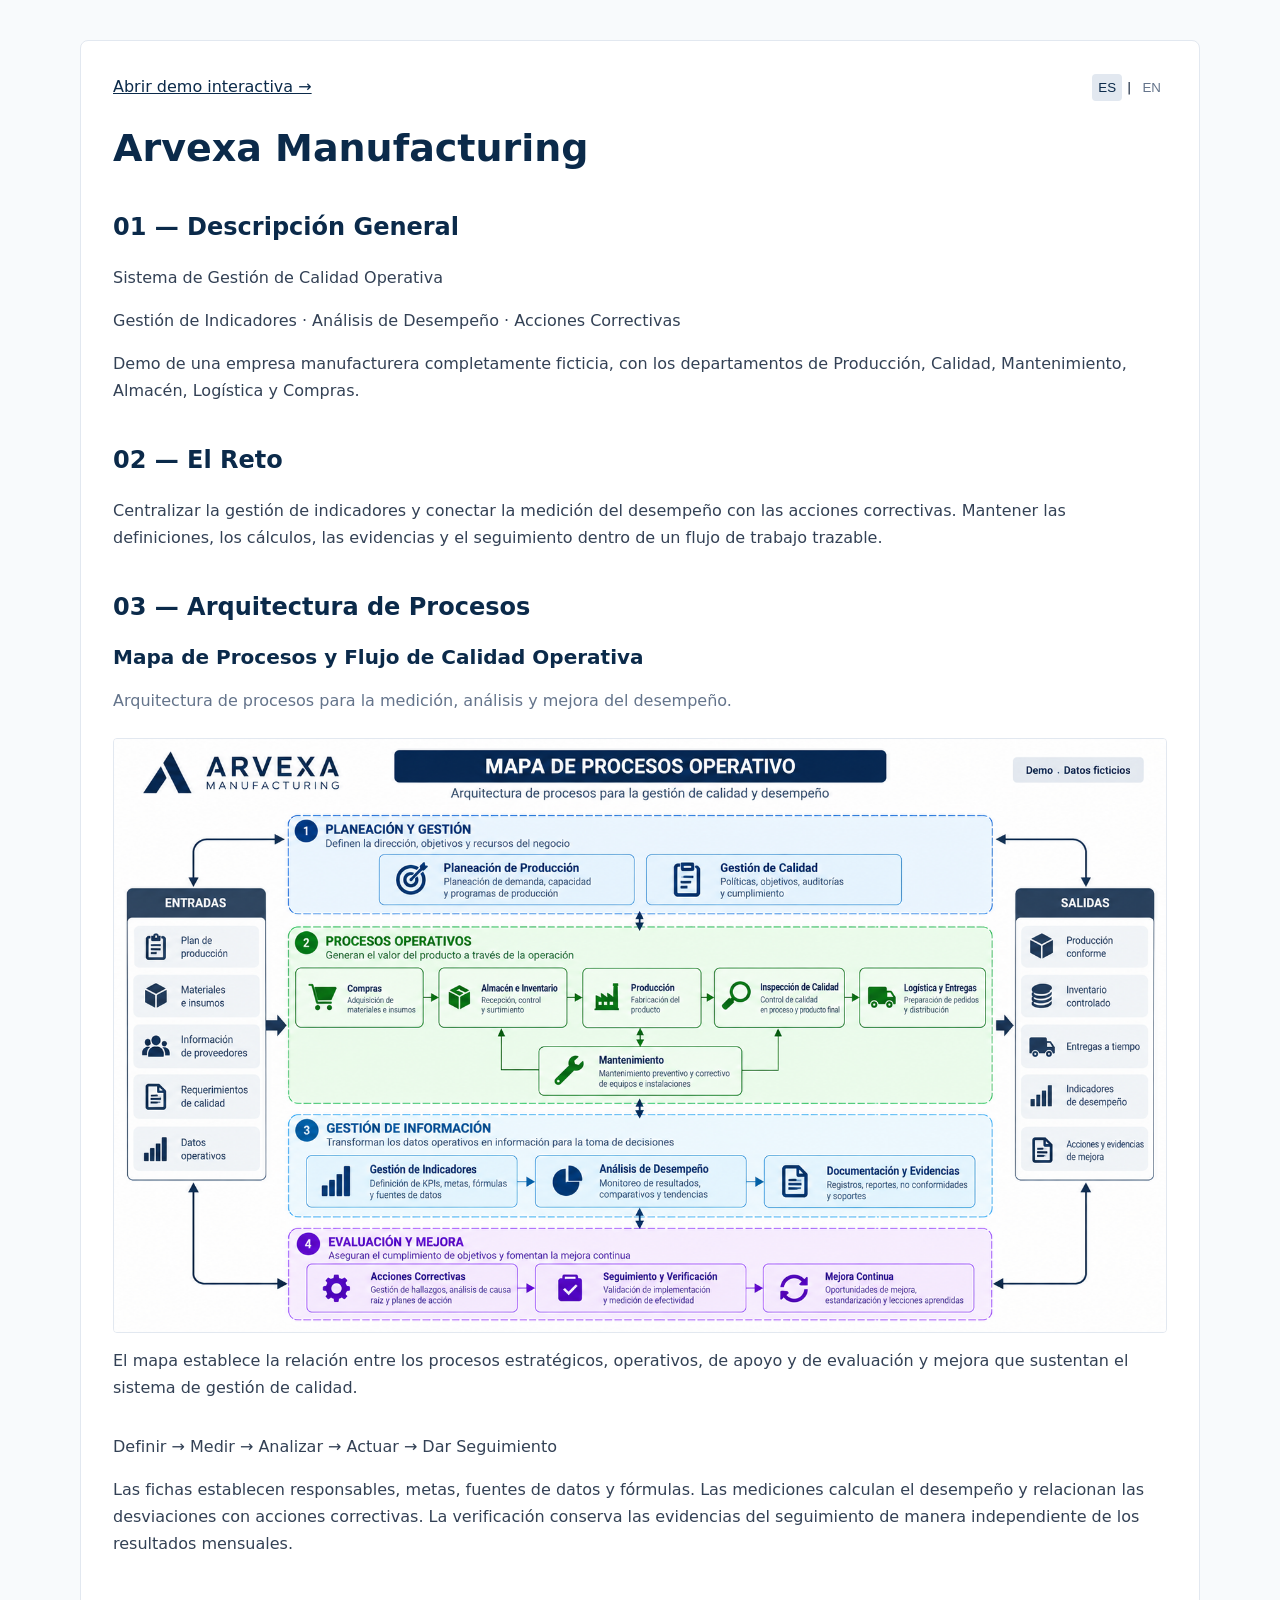
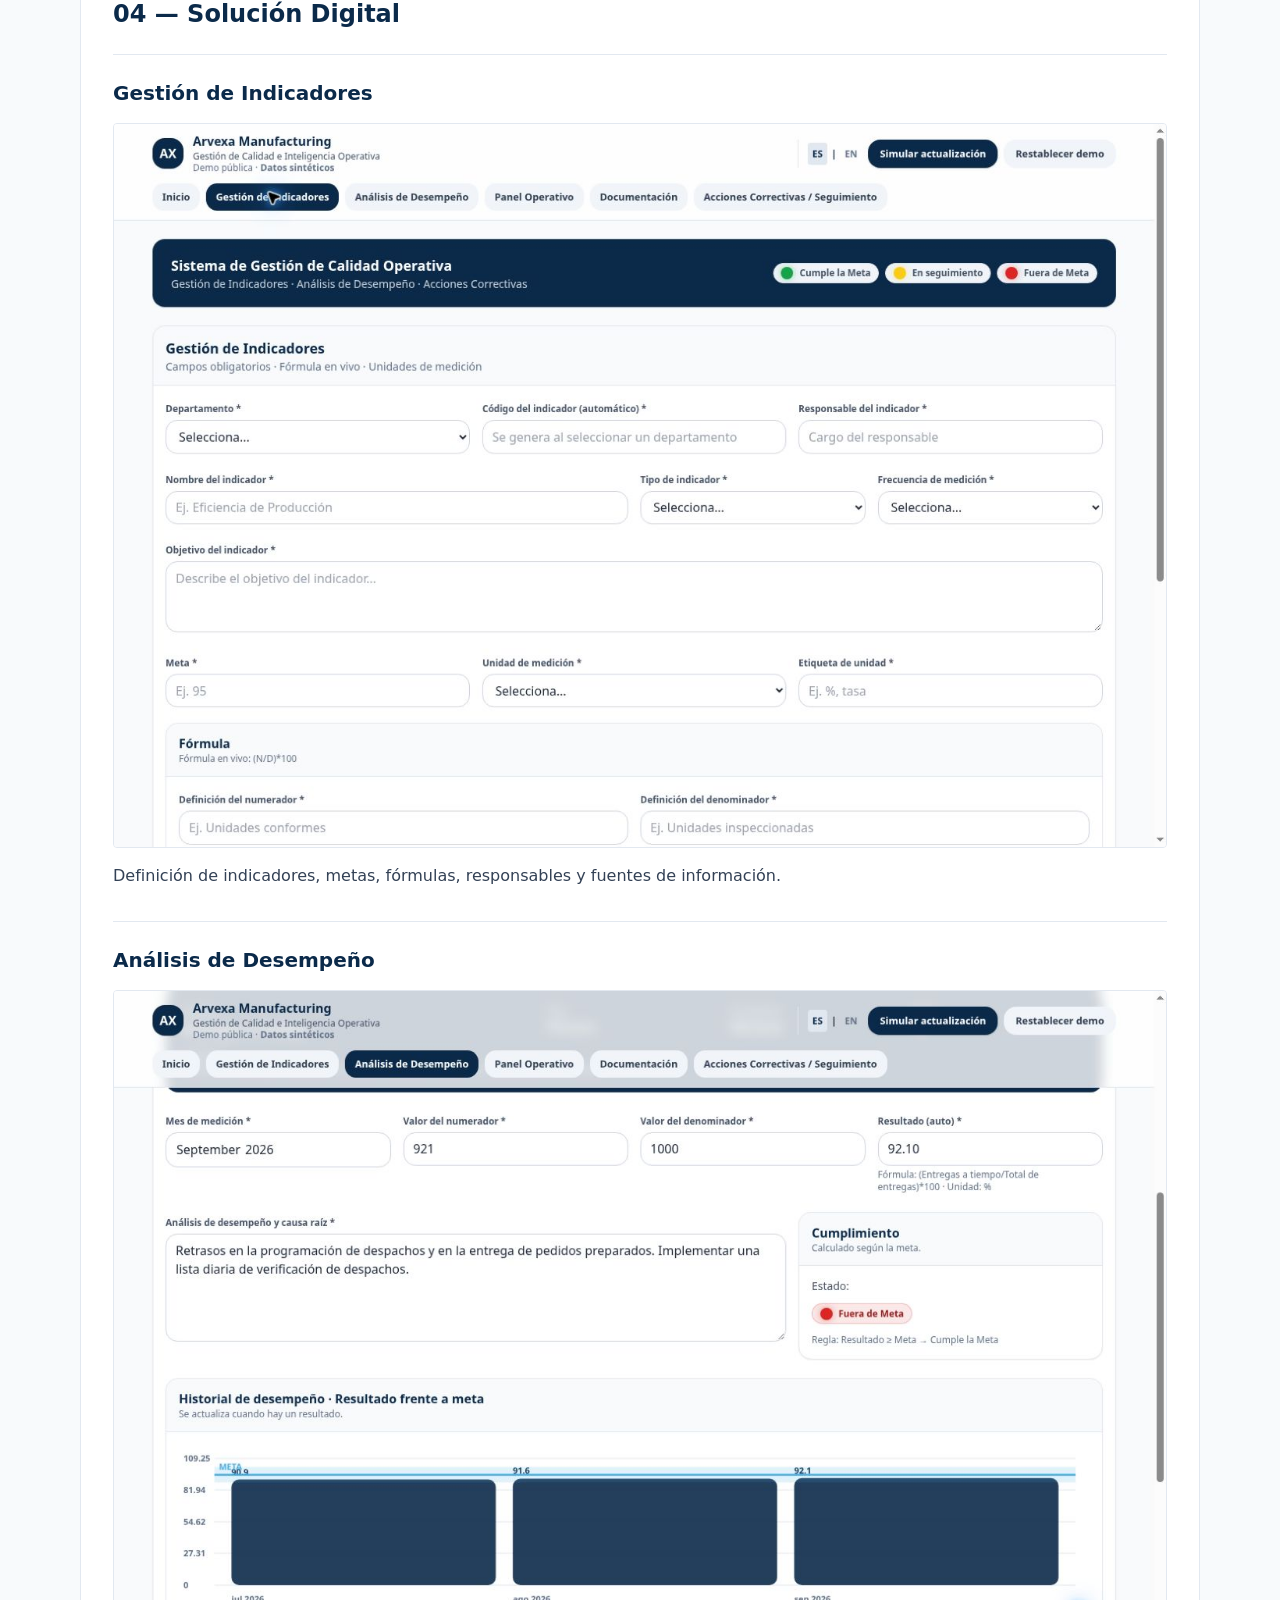
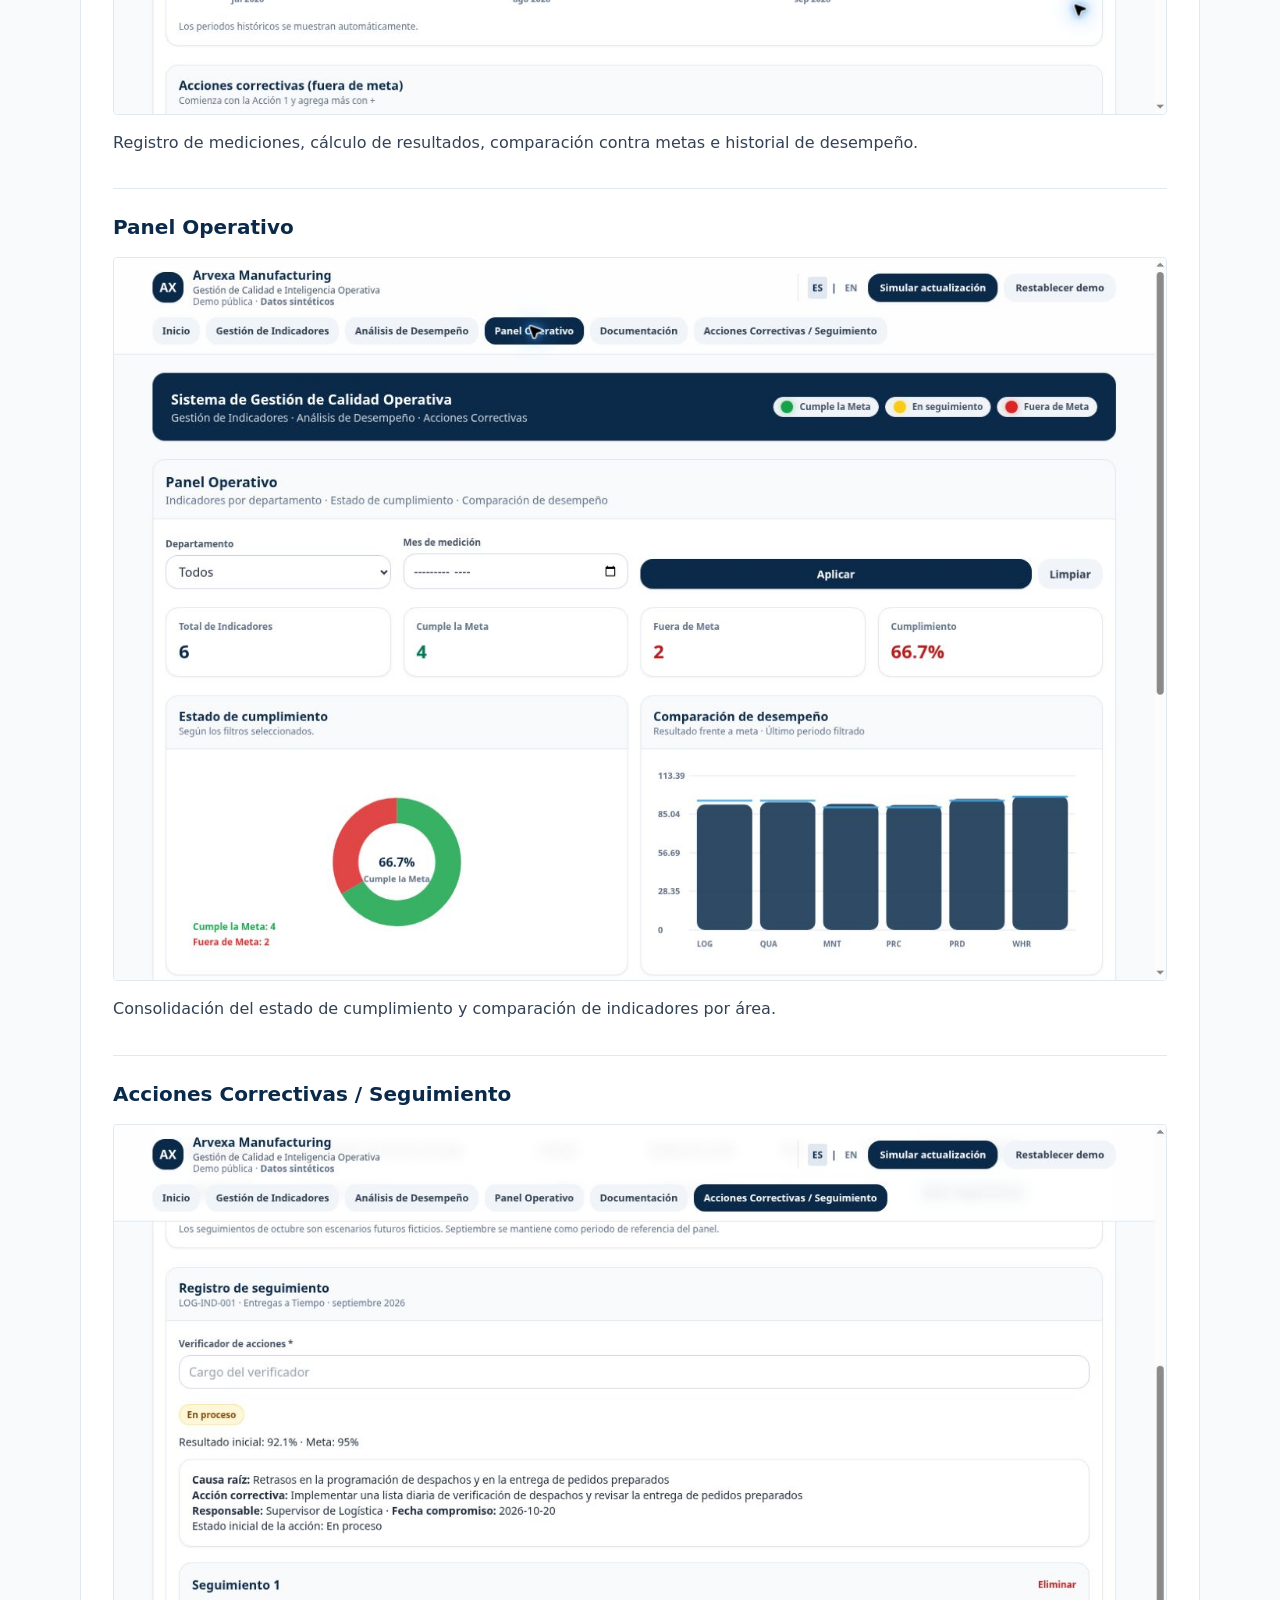
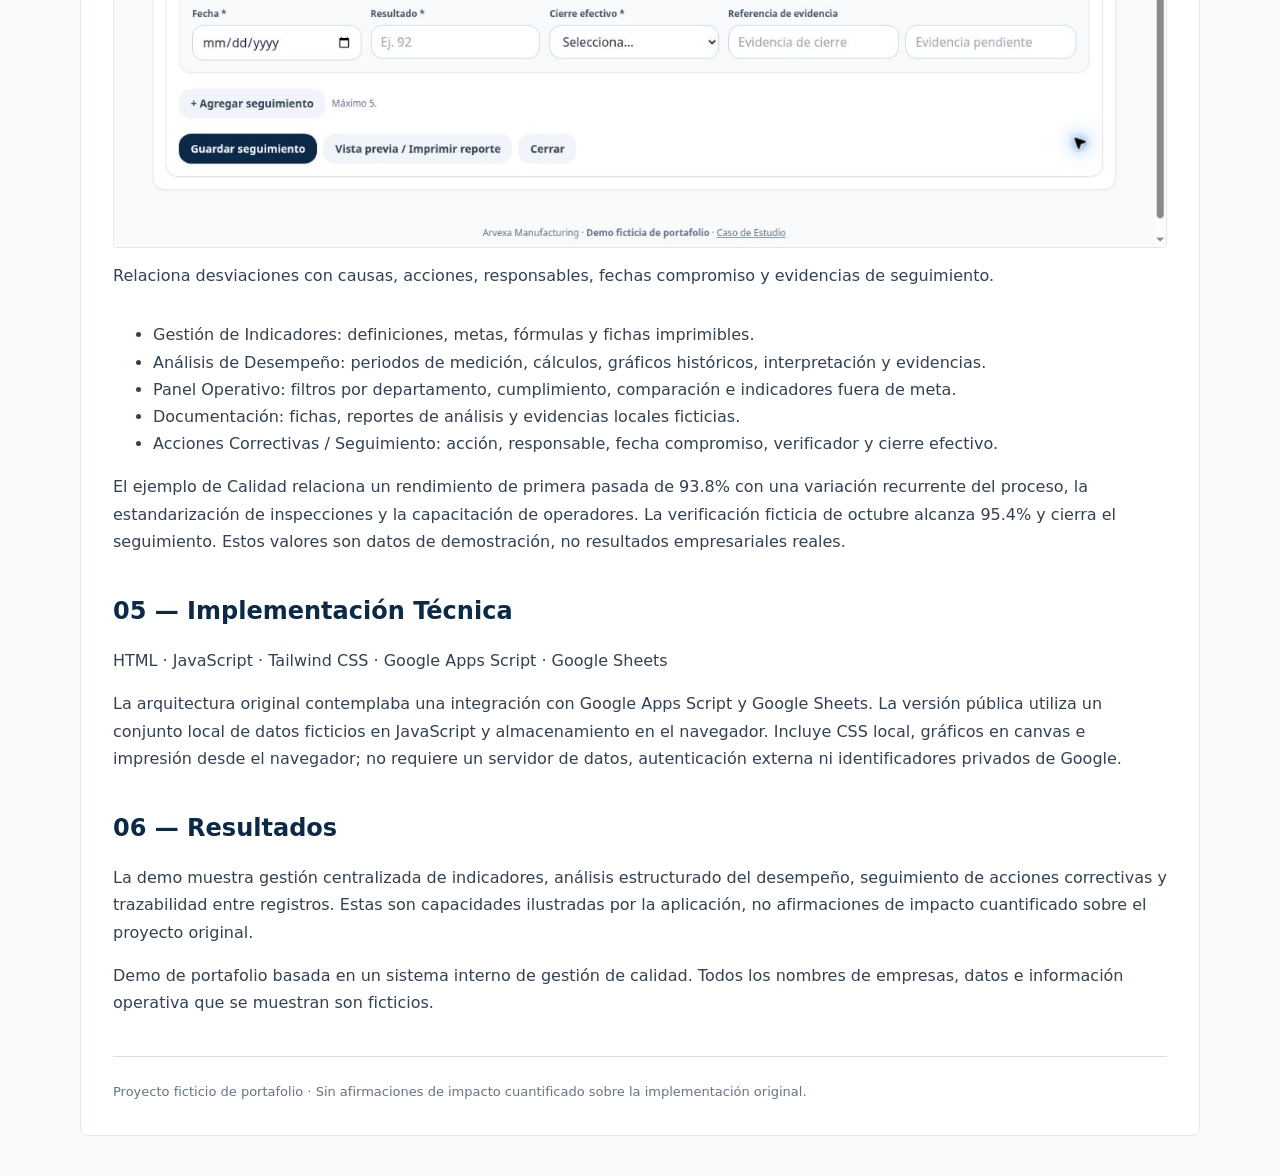
<file: case-study.html>
<!doctype html><html lang="es"><head><meta charset="utf-8"><meta name="viewport" content="width=device-width,initial-scale=1"><title>Arvexa Manufacturing · Caso de Estudio</title><style>body{margin:0;font:16px/1.7 system-ui;background:#f8fafc;color:#334155}main{max-width:880px;margin:40px auto;padding:32px;background:white;border:1px solid #e2e8f0;border-radius:16px}h1,h2{color:#0b2a4a}h1{font-size:38px}h2{margin-top:40px;font-size:24px}a{color:#0b2a4a}footer{font-size:13px;color:#64748b;border-top:1px solid #ddd;margin-top:40px;padding-top:24px}@media(max-width:600px){main{margin:16px;padding:24px}h1{font-size:30px}}</style><style>.language-selector{display:inline-flex;align-items:center;gap:5px;flex-shrink:0;font:700 12px system-ui}.language-selector button{border:0;background:transparent;color:#64748b;padding:6px;cursor:pointer;border-radius:4px}.language-selector button[aria-pressed="true"]{color:#0b2a4a;background:#e2e8f0}.language-selector button:focus-visible{outline:2px solid #3ba9e6;outline-offset:2px}@media print{.language-selector{display:none!important}}</style><script src="i18n.js"></script><style>
*{box-sizing:border-box}
main{max-width:1120px;border-radius:8px}
h1{line-height:1.2;overflow-wrap:break-word}
h2{line-height:1.35}
h3{color:#0b2a4a;font-size:20px;line-height:1.4;margin:0 0 16px}
figure{margin:24px 0 32px}
figure img{display:block;width:100%;height:auto;max-width:100%;border:1px solid #e2e8f0;border-radius:4px}
figcaption{margin-top:14px}
.evidence{padding-top:24px;border-top:1px solid #e2e8f0}
.process-subtitle{color:#64748b}
@media(max-width:600px){main{padding:20px;margin:12px}h2{font-size:22px}h3{font-size:18px}.language-selector{float:none}figure{margin:20px 0 28px}}
</style></head><body><main><div style="float:right"><div class="language-selector" role="group" aria-label="Seleccionar idioma"><button type="button" data-language="es" aria-label="Español" aria-pressed="true">ES</button><span aria-hidden="true">|</span><button type="button" data-language="en" aria-label="Inglés" aria-pressed="false">EN</button></div></div><a href="index.html">Abrir demo interactiva →</a><h1>Arvexa Manufacturing</h1><h2>01 — Descripción General</h2><p>Sistema de Gestión de Calidad Operativa</p><p>Gestión de Indicadores · Análisis de Desempeño · Acciones Correctivas</p><p>Demo de una empresa manufacturera completamente ficticia, con los departamentos de Producción, Calidad, Mantenimiento, Almacén, Logística y Compras.</p><h2>02 — El Reto</h2><p>Centralizar la gestión de indicadores y conectar la medición del desempeño con las acciones correctivas. Mantener las definiciones, los cálculos, las evidencias y el seguimiento dentro de un flujo de trabajo trazable.</p><h2>03 — Arquitectura de Procesos</h2><h3>Mapa de Procesos y Flujo de Calidad Operativa</h3><p class="process-subtitle">Arquitectura de procesos para la medición, análisis y mejora del desempeño.</p><figure><img src="process-map/arvexa-process-map.png" alt="Mapa de procesos estratégicos, operativos, de apoyo y de evaluación y mejora de Arvexa Manufacturing"><figcaption>El mapa establece la relación entre los procesos estratégicos, operativos, de apoyo y de evaluación y mejora que sustentan el sistema de gestión de calidad.</figcaption></figure><p>Definir → Medir → Analizar → Actuar → Dar Seguimiento</p><p>Las fichas establecen responsables, metas, fuentes de datos y fórmulas. Las mediciones calculan el desempeño y relacionan las desviaciones con acciones correctivas. La verificación conserva las evidencias del seguimiento de manera independiente de los resultados mensuales.</p><h2>04 — Solución Digital</h2><figure class="evidence"><h3>Gestión de Indicadores</h3><img src="screenshots/01_Gestion_de_Indicadores.jpeg" alt="Gestión de Indicadores del Sistema de Gestión de Calidad Operativa"><figcaption>Definición de indicadores, metas, fórmulas, responsables y fuentes de información.</figcaption></figure><figure class="evidence"><h3>Análisis de Desempeño</h3><img src="screenshots/02_Analisis_de_Desempeno.jpeg" alt="Análisis de Desempeño del Sistema de Gestión de Calidad Operativa"><figcaption>Registro de mediciones, cálculo de resultados, comparación contra metas e historial de desempeño.</figcaption></figure><figure class="evidence"><h3>Panel Operativo</h3><img src="screenshots/03_Panel_Operativo.jpeg" alt="Panel Operativo del Sistema de Gestión de Calidad Operativa"><figcaption>Consolidación del estado de cumplimiento y comparación de indicadores por área.</figcaption></figure><figure class="evidence"><h3>Acciones Correctivas / Seguimiento</h3><img src="screenshots/04_Acciones_Correctivas.jpeg" alt="Acciones Correctivas / Seguimiento del Sistema de Gestión de Calidad Operativa"><figcaption>Relaciona desviaciones con causas, acciones, responsables, fechas compromiso y evidencias de seguimiento.</figcaption></figure><ul><li>Gestión de Indicadores: definiciones, metas, fórmulas y fichas imprimibles.</li><li>Análisis de Desempeño: periodos de medición, cálculos, gráficos históricos, interpretación y evidencias.</li><li>Panel Operativo: filtros por departamento, cumplimiento, comparación e indicadores fuera de meta.</li><li>Documentación: fichas, reportes de análisis y evidencias locales ficticias.</li><li>Acciones Correctivas / Seguimiento: acción, responsable, fecha compromiso, verificador y cierre efectivo.</li></ul><p>El ejemplo de Calidad relaciona un rendimiento de primera pasada de 93.8% con una variación recurrente del proceso, la estandarización de inspecciones y la capacitación de operadores. La verificación ficticia de octubre alcanza 95.4% y cierra el seguimiento. Estos valores son datos de demostración, no resultados empresariales reales.</p><h2>05 — Implementación Técnica</h2><p>HTML · JavaScript · Tailwind CSS · Google Apps Script · Google Sheets</p><p>La arquitectura original contemplaba una integración con Google Apps Script y Google Sheets. La versión pública utiliza un conjunto local de datos ficticios en JavaScript y almacenamiento en el navegador. Incluye CSS local, gráficos en canvas e impresión desde el navegador; no requiere un servidor de datos, autenticación externa ni identificadores privados de Google.</p><h2>06 — Resultados</h2><p>La demo muestra gestión centralizada de indicadores, análisis estructurado del desempeño, seguimiento de acciones correctivas y trazabilidad entre registros. Estas son capacidades ilustradas por la aplicación, no afirmaciones de impacto cuantificado sobre el proyecto original.</p><p>Demo de portafolio basada en un sistema interno de gestión de calidad. Todos los nombres de empresas, datos e información operativa que se muestran son ficticios.</p><footer>Proyecto ficticio de portafolio · Sin afirmaciones de impacto cuantificado sobre la implementación original.</footer></main></body></html>
</file>
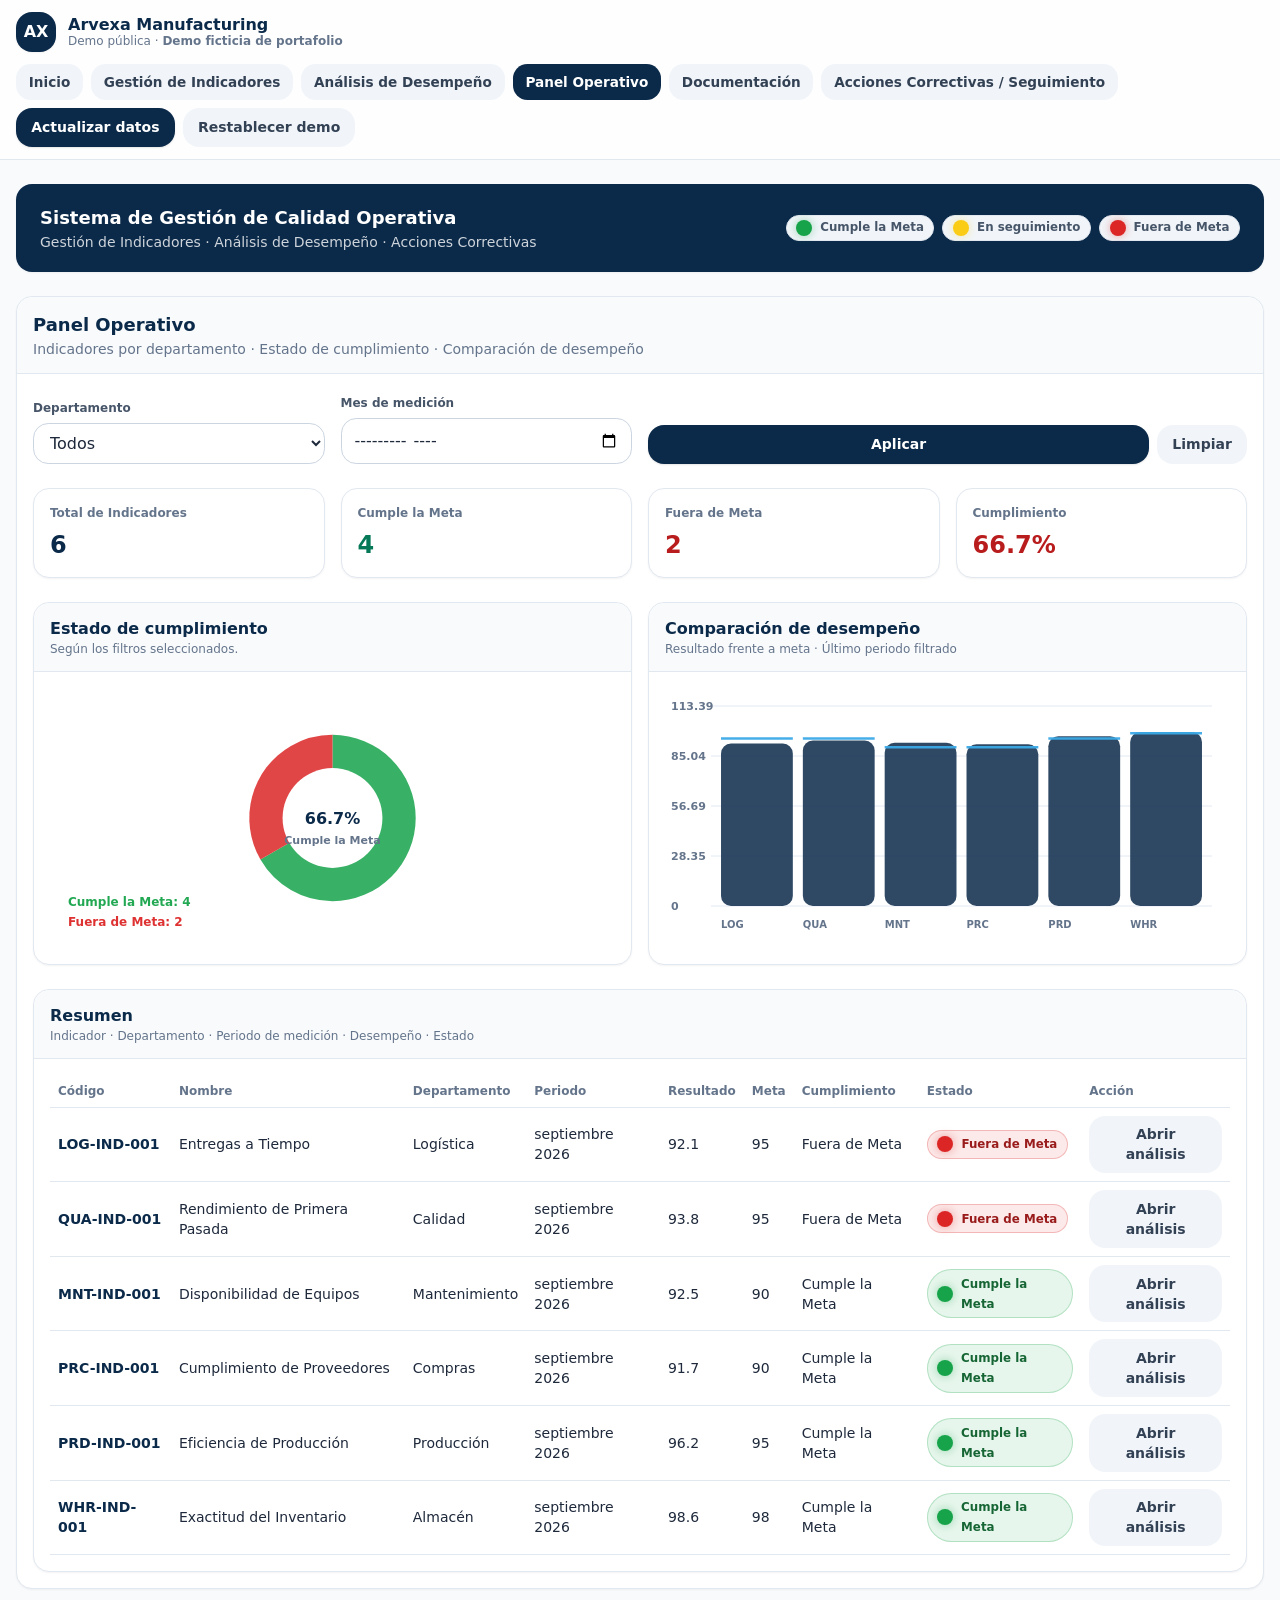
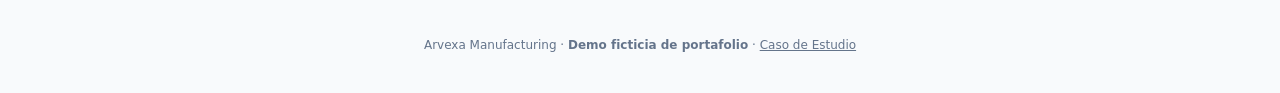
<file: index[1].html>
<!doctype html>
<html lang="es">
<head>
  <meta charset="utf-8"/>
  <meta name="viewport" content="width=device-width,initial-scale=1"/>
  <title>Arvexa Manufacturing · Sistema de Gestión de Calidad Operativa</title>

  <link rel="stylesheet" href="assets/tailwind.css">
  <style>
    :root{
      --navy:#0B2A4A;
      --sky:#3BA9E6;
      --mint:#2DD4BF;
      --red:#DC2626;
      --yellow:#FACC15;
      --green:#16A34A;
      --slate:#334155;
      --grid:#E2E8F0;
    }
    html,body{ font-family: Inter, system-ui, -apple-system, Segoe UI, Roboto, Arial, sans-serif; }
    .bg-navy{ background: var(--navy); }
    .text-navy{ color: var(--navy); }

    .card{ border:1px solid #e2e8f0; border-radius: 1rem; background:#fff; box-shadow: 0 1px 2px rgba(0,0,0,.05); }
    .card-h{ padding: 14px 16px; border-bottom:1px solid #e2e8f0; background:#f8fafc; border-top-left-radius:1rem; border-top-right-radius:1rem; }
    .card-b{ padding: 16px; }

    .btn{ padding:.55rem .95rem; border-radius: 1rem; font-weight: 800; font-size:.875rem; }
    .btn-primary{ background: var(--navy); color:#fff; box-shadow: 0 1px 2px rgba(0,0,0,.10); }
    .btn-primary:hover{ opacity:.95; }
    .btn-soft{ background:#f1f5f9; color:#334155; }
    .btn-soft:hover{ background:#e2e8f0; }
    .btn-danger{ background:#fee2e2; color:#991b1b; }
    .btn-danger:hover{ background:#fecaca; }

    .input{
      width:100%; border-radius: .95rem; border:1px solid #cbd5e1;
      padding:.55rem .75rem; outline:none; background:#fff;
    }
    .input:focus{ box-shadow: 0 0 0 3px rgba(11,42,74,.15); border-color: rgba(11,42,74,.45); }
    .textarea{
      width:100%; border-radius: .95rem; border:1px solid #cbd5e1;
      padding:.75rem; outline:none; background:#fff; font-family: inherit; font-size: .875rem;
      resize: vertical;
    }
    .textarea:focus{ box-shadow: 0 0 0 3px rgba(11,42,74,.15); border-color: rgba(11,42,74,.45); }
    .err{ border-color: rgba(220,38,38,.8) !important; box-shadow: 0 0 0 3px rgba(220,38,38,.15) !important; }

    .badge{ display:inline-flex; align-items:center; gap:.5rem; padding:.22rem .6rem; border-radius:9999px; font-weight:900; font-size:.74rem; }
    .badge-ok{ background: rgba(22,163,74,.10); color: #166534; border:1px solid rgba(22,163,74,.25); }
    .badge-warn{ background: rgba(250,204,21,.16); color: #854d0e; border:1px solid rgba(250,204,21,.35); }
    .badge-bad{ background: rgba(220,38,38,.10); color: #991b1b; border:1px solid rgba(220,38,38,.25); }
    .badge-gray{ background:#f1f5f9; color:#475569; border:1px solid #e2e8f0; }

    .light-dot{ width:16px;height:16px;border-radius:9999px;display:inline-block; box-shadow: 0 0 10px rgba(0,0,0,.12); }
    .dot-green{ background: var(--green); box-shadow: 0 0 10px rgba(22,163,74,.40); }
    .dot-red{ background: var(--red); box-shadow: 0 0 10px rgba(220,38,38,.40); }
    .dot-yellow{ background: var(--yellow); box-shadow: 0 0 10px rgba(250,204,21,.35); }

    .toast{ position:fixed; top:16px; left:50%; transform:translateX(-50%); z-index:9999; width: calc(100% - 24px); max-width: 900px; }
    .modal-backdrop{ position:fixed; inset:0; background: rgba(15,23,42,.55); display:flex; align-items:center; justify-content:center; padding:16px; z-index:9998; }

    .navBtn{ padding:.5rem .8rem; border-radius: .9rem; font-weight:800; font-size:.85rem; }
    .navBtn.active{ background: var(--navy); color:#fff; }
    .navBtn:not(.active){ background:#f1f5f9; color:#334155; }
    .navBtn:not(.active):hover{ background:#e2e8f0; }

    @media print{
      header, nav, #toastRoot, .no-print { display:none !important; }
      .print-card{ border: 1px solid #e5e7eb !important; box-shadow:none !important; }
    }
    header>div{flex-wrap:wrap} nav{max-width:100%} .modal-backdrop:not(.hidden){overflow:auto}
    #pdfModal>div{max-height:90vh;overflow:auto} button:focus-visible,a:focus-visible{outline:3px solid var(--sky);outline-offset:3px}
    @media(max-width:640px){header{position:relative} nav{gap:.4rem} .navBtn{font-size:.75rem} .card-b{padding:12px}}
    @media print{body>*:not(#pdfModal){display:none!important} #pdfModal.hidden{display:none!important} #pdfModal:not(.hidden){position:static;display:block!important;background:white;padding:0} #pdfModal>div{max-height:none;overflow:visible;box-shadow:none} #pdfModal>div>div:first-child{display:none} #pdfContent{padding:0}}
    .hidden{display:none!important}
    #indicatorPrint{display:none}
    @page indicatorFicha{size:Letter;margin:14mm 14mm 16mm;@bottom-right{content:"Página " counter(page);font:9pt Arial;color:#475569}}
    @media print{
      html:has(#pdfModal[data-indicator-report]),body:has(#pdfModal[data-indicator-report]){background:white!important}
      #pdfModal[data-indicator-report]{page:indicatorFicha;font:10pt/1.45 Arial,sans-serif;color:#172635}
      #pdfModal[data-indicator-report]>div{width:100%;max-width:none;border:0;border-radius:0;overflow:visible}
      #pdfModal[data-indicator-report] #pdfContent{display:none}
      #pdfModal[data-indicator-report] #indicatorPrint{display:block;background:white}
      #indicatorPrint *{box-shadow:none!important;border-radius:0!important;overflow:visible;max-height:none;overflow-wrap:anywhere}
      #indicatorPrint button,#indicatorPrint input,#indicatorPrint select,#indicatorPrint nav,#indicatorPrint .light-dot{display:none!important}
      #indicatorPrint .report-layout{width:100%;border-collapse:collapse;table-layout:fixed}
      #indicatorPrint .report-layout>thead{display:table-header-group}
      #indicatorPrint .report-layout>tfoot{display:table-footer-group}
      #indicatorPrint .report-layout>tbody>tr>td{padding:0}
      #indicatorPrint .report-header{padding:0 0 3mm;border-bottom:1pt solid #0b2a4a;text-align:left}
      #indicatorPrint .report-brand{font-size:15pt;color:#0b2a4a;font-weight:700}
      #indicatorPrint .report-system{font-size:9pt;color:#475569;font-weight:400}
      #indicatorPrint .report-title{margin-top:4mm;font-size:10pt;letter-spacing:.6pt}
      #indicatorPrint .report-name{margin:2mm 0 0;font-size:17pt;line-height:1.2;color:#0b2a4a}
      #indicatorPrint .report-footer{border-top:.5pt solid #cbd5e1;padding-top:3mm;font-size:8pt;color:#475569;font-weight:400;text-align:left}
      #indicatorPrint section{margin:3mm 0;break-inside:avoid-page}
      #indicatorPrint h2,#indicatorPrint .card-h{margin:0 0 2mm;padding:0 0 1.5mm;border:0;border-bottom:.5pt solid #cbd5e1;background:white;color:#0b2a4a;font:700 11pt Arial;break-after:avoid-page}
      #indicatorPrint .report-fields{width:100%;border-collapse:collapse;table-layout:fixed}
      #indicatorPrint .report-fields th,#indicatorPrint .report-fields td{padding:1.5mm 3mm;border:.5pt solid #d6dce2;text-align:left;vertical-align:top}
      #indicatorPrint .report-fields th{width:30%;font-weight:700;color:#334155;background:#f5f7f9}
      #indicatorPrint tr{break-inside:avoid-page}
      #indicatorPrint .report-layout>tbody>tr{break-inside:auto}
      #indicatorPrint p{margin:0;white-space:pre-wrap;orphans:3;widows:3}
      #indicatorPrint ol{list-style:decimal;margin:0;padding-left:5mm}
      #indicatorPrint .report-status{display:inline-block;padding:1mm 3mm;border:.5pt solid #64748b;color:#334155;font-weight:700}
      #indicatorPrint .report-status.badge-ok{border-color:#166534;color:#166534;background:#f0f7f1}
      #indicatorPrint .report-status.badge-bad{border-color:#9f3535;color:#7f2828;background:white}
      #indicatorPrint .report-status.badge-warn{border-color:#8a6a24;color:#71571e;background:white}
      #indicatorPrint .card{margin:5mm 0;border:0;background:white;break-inside:avoid-page}
      #indicatorPrint .card-b{padding:0;font-size:10pt;line-height:1.45}
      #indicatorPrint .card table{width:100%;table-layout:fixed;border-collapse:collapse}
      #indicatorPrint .card th,#indicatorPrint .card td{padding:2mm;border-bottom:.5pt solid #d6dce2;font-size:9pt}
      #indicatorPrint img{display:block;max-width:100%;max-height:100mm;object-fit:contain;break-inside:avoid}
    }
  </style>
</head>

<body class="bg-slate-50 text-slate-800">

<script src="data.js"></script>
<script>

const LS_KEYS = {
  FICHAS: "ARVEXA_V1_BD_FICHAS",
  ANALISIS: "ARVEXA_V1_BD_ANALISIS",
  PROP: "ARVEXA_V1_BD_PROPUESTAS",
  DOCS: "ARVEXA_V1_BD_DOCUMENTOS",
  SEG: "ARVEXA_V1_BD_SEGUIMIENTO",
};

const MESES = ["enero", "febrero", "marzo", "abril", "mayo", "junio", "julio", "agosto", "septiembre", "octubre", "noviembre", "diciembre"];

const AREAS_CATALOGO = [{"Area": "PRD-IND-", "NombreArea": "Producción"}, {"Area": "QUA-IND-", "NombreArea": "Calidad"}, {"Area": "MNT-IND-", "NombreArea": "Mantenimiento"}, {"Area": "WHR-IND-", "NombreArea": "Almacén"}, {"Area": "LOG-IND-", "NombreArea": "Logística"}, {"Area": "PRC-IND-", "NombreArea": "Compras"}];

const $ = (id)=>document.getElementById(id);

function escapeHtml(s){
  return (s??"").toString().replace(/[&<>"']/g, m => ({'&':'&amp;','<':'&lt;','>':'&gt;','"':'&quot;',"'":'&#39;'}[m]));
}
function toast(type, title, msg){
  const root = $("toastRoot");
  const cls = type==="ok" ? "border-emerald-200 bg-emerald-50 text-emerald-900"
            : type==="warn" ? "border-yellow-200 bg-yellow-50 text-yellow-900"
            : "border-red-200 bg-red-50 text-red-900";
  root.innerHTML = `
    <div class="rounded-2xl border ${cls} shadow-sm p-4">
      <div class="font-extrabold">${escapeHtml(title)}</div>
      <div class="text-sm">${escapeHtml(msg||"")}</div>
    </div>`;
  root.classList.remove("hidden");
  setTimeout(()=>root.classList.add("hidden"), 4200);
}
function periodoHuman(ym){
  if(!ym || !/^\d{4}-\d{2}$/.test(ym)) return "—";
  const [y,m]=ym.split("-").map(Number);
  return `${MESES[m-1]} ${y}`;
}
function scrollTopSmooth(){ window.scrollTo({top:0, behavior:"smooth"}); }
</script>


<header class="sticky top-0 z-50 bg-white/80 backdrop-blur border-b border-slate-200 no-print">
  <div class="max-w-7xl mx-auto px-4 py-3 flex items-center justify-between gap-3">
    <div class="flex items-center gap-3">
      <div class="w-10 h-10 rounded-2xl bg-navy text-white flex items-center justify-center shadow-sm">
        <span class="font-extrabold">AX</span>
      </div>
      <div>
        <div class="font-extrabold text-navy leading-tight">Arvexa Manufacturing</div>
        <div class="text-xs text-slate-500 -mt-0.5">
          Demo pública · <span id="modeTag" class="font-semibold"></span>
        </div>
      </div>
    </div>

    <nav class="flex flex-wrap items-center gap-2">
      <button class="navBtn active" data-target="secInicio">Inicio</button>
      <button class="navBtn" data-target="secFicha">Gestión de Indicadores</button>
      <button class="navBtn" data-target="secAnalisis">Análisis de Desempeño</button>
      <button class="navBtn" data-target="secDashboard" >Panel Operativo</button>
      <button class="navBtn" data-target="secExplorador" >Documentación</button>
      <button class="navBtn" data-target="secSeguimiento" >Acciones Correctivas / Seguimiento</button>

      <button id="btnSync" class="btn btn-primary">Actualizar datos</button>
      <button id="btnResetDemo" class="btn btn-soft">Restablecer demo</button>
    </nav>
  </div>
</header>


<div id="toastRoot" class="toast hidden no-print"></div>


<div id="pdfModal" class="hidden modal-backdrop no-print">
  <div class="w-full max-w-5xl rounded-2xl bg-white shadow-xl border border-slate-200 overflow-hidden">
    <div class="px-5 py-4 bg-slate-50 border-b border-slate-200 flex items-center justify-between">
      <div>
        <div class="font-extrabold text-navy">Vista previa del reporte</div>
        <div id="pdfSub" class="text-xs text-slate-500"></div>
      </div>
      <div class="flex gap-2">
        <button id="btnPrint" class="btn btn-primary">Imprimir / Guardar PDF</button>
        <button id="btnPdfClose" class="btn btn-soft">Cerrar</button>
      </div>
    </div>
    <div id="pdfContent" class="p-6 bg-white"></div>
    <div id="indicatorPrint" aria-hidden="true"></div>
  </div>
</div>

<main class="max-w-7xl mx-auto px-4 py-6 space-y-6">

  
  <section class="rounded-2xl bg-navy text-white shadow-sm overflow-hidden">
    <div class="px-6 py-5 flex flex-col md:flex-row md:items-center md:justify-between gap-3">
      <div>
        <div class="text-lg font-extrabold">Sistema de Gestión de Calidad Operativa</div>
        <div class="text-sm text-white/80">Gestión de Indicadores · Análisis de Desempeño · Acciones Correctivas</div>
      </div>
      <div class="flex items-center gap-2">
        <span class="badge badge-gray bg-white/10 text-white border border-white/20">
          <span class="light-dot dot-green"></span> Cumple la Meta
        </span>
        <span class="badge badge-gray bg-white/10 text-white border border-white/20">
          <span class="light-dot dot-yellow"></span> En seguimiento
        </span>
        <span class="badge badge-gray bg-white/10 text-white border border-white/20">
          <span class="light-dot dot-red"></span> Fuera de Meta
        </span>
      </div>
    </div>
  </section>

  
  <section id="secInicio" class="spaSection space-y-6">
    <div class="grid grid-cols-1 md:grid-cols-3 gap-4">
      <div class="card">
        <div class="card-b">
          <div class="text-xs font-extrabold text-slate-500">ACCESO RÁPIDO</div>
          <div class="text-xl font-extrabold text-navy mt-2">Gestión de Indicadores</div>
          <div class="text-sm text-slate-600 mt-1">Define y actualiza indicadores, metas y fórmulas de medición.</div>
          <button id="goFicha" class="mt-4 btn btn-primary w-full">Crear indicador</button>
        </div>
      </div>

      <div class="card">
        <div class="card-b">
          <div class="text-xs font-extrabold text-slate-500">ACCESO RÁPIDO</div>
          <div class="text-xl font-extrabold text-navy mt-2">Análisis de Desempeño</div>
          <div class="text-sm text-slate-600 mt-1">Mide el desempeño, explica las variaciones y documenta las acciones.</div>
          <button id="goAnalisis" class="mt-4 btn btn-primary w-full">Registrar medición</button>
        </div>
      </div>

      <div class="card">
        <div class="card-b">
          <div class="text-xs font-extrabold text-slate-500">CALIDAD</div>
          <div class="text-xl font-extrabold text-navy mt-2">Paneles</div>
          <div class="text-sm text-slate-600 mt-1">Panel Operativo / Documentación / Seguimiento</div>
          <div class="mt-4 grid grid-cols-3 gap-2">
            <button id="goDashboard" class="btn btn-soft">Panel Operativo</button>
            <button id="goExplorador" class="btn btn-soft">Documentación</button>
            <button id="goSeguimiento" class="btn btn-soft">Seguimiento</button>
          </div>
        </div>
      </div>
    </div>

    <div class="card">
      <div class="card-b">
        <div class="font-extrabold text-navy">Espacio de demostración</div>
        <div class="text-sm text-slate-600 mt-1">
          Espacio de trabajo: <span class="font-extrabold text-navy" id="homeMode"></span>.
          <span class="text-slate-500">Los cambios se guardan en este navegador. Restablece la demo para recuperar los datos ficticios.</span>
        </div>
      </div>
    </div>
  </section>

  
  <section id="secFicha" class="spaSection hidden"></section>

  
  <section id="secAnalisis" class="spaSection hidden"></section>

  
  <section id="secDashboard" class="spaSection hidden"></section>

  
  <section id="secExplorador" class="spaSection hidden"></section>

  
  <section id="secSeguimiento" class="spaSection hidden"></section>

</main>

<footer class="max-w-7xl mx-auto px-4 pb-10">
  <div class="text-xs text-slate-500 text-center mt-6">
    Arvexa Manufacturing · <span id="footerMode" class="font-semibold"></span> · <a href="case-study.html" class="underline">Caso de Estudio</a>
  </div>
</footer>


<script>

function lsRead(key, fallback){
  try{ return JSON.parse(localStorage.getItem(key) || "null") ?? fallback; }
  catch{ return fallback; }
}
function lsWrite(key, val){ localStorage.setItem(key, JSON.stringify(val)); }

function migrateSpanishDemo(){
  if(localStorage.getItem("ARVEXA_UI_ES_V1")) return;
  const translations={"Production Efficiency": "Eficiencia de Producción", "Process": "Proceso", "Maintain reliable production efficiency through structured measurement and improvement.": "Mantener una eficiencia de producción confiable mediante medición y mejora estructuradas.", "Monthly": "Mensual", "Percentage": "Porcentaje", "Actual output": "Producción real", "Planned output": "Producción planificada", "Production Supervisor": "Supervisor de Producción", "Production monthly synthetic register": "Registro mensual ficticio de producción", "Higher is better; result = numerator / denominator × 100.": "Un valor mayor es mejor; resultado = numerador / denominador × 100.", "Fictional portfolio data; no real operational records.": "Datos ficticios de portafolio; no son registros operativos reales.", "First Pass Yield": "Rendimiento de Primera Pasada", "Maintain reliable first pass yield through structured measurement and improvement.": "Mantener un rendimiento de primera pasada confiable mediante medición y mejora estructuradas.", "First-pass conforming units": "Unidades conformes en primera pasada", "Inspected units": "Unidades inspeccionadas", "Quality Supervisor": "Supervisor de Calidad", "Quality monthly synthetic register": "Registro mensual ficticio de calidad", "Equipment Availability": "Disponibilidad de Equipos", "Maintain reliable equipment availability through structured measurement and improvement.": "Mantener una disponibilidad de equipos confiable mediante medición y mejora estructuradas.", "Available equipment hours": "Horas de equipo disponible", "Scheduled equipment hours": "Horas de equipo programadas", "Maintenance Supervisor": "Supervisor de Mantenimiento", "Maintenance monthly synthetic register": "Registro mensual ficticio de mantenimiento", "Inventory Accuracy": "Exactitud del Inventario", "Maintain reliable inventory accuracy through structured measurement and improvement.": "Mantener una exactitud del inventario confiable mediante medición y mejora estructuradas.", "Correct inventory records": "Registros de inventario correctos", "Audited inventory records": "Registros de inventario auditados", "Warehouse Supervisor": "Supervisor de Almacén", "Warehouse monthly synthetic register": "Registro mensual ficticio de almacén", "On-Time Delivery": "Entregas a Tiempo", "Maintain reliable on-time delivery through structured measurement and improvement.": "Mantener entregas a tiempo confiables mediante medición y mejora estructuradas.", "On-time deliveries": "Entregas a tiempo", "Total deliveries": "Total de entregas", "Logistics Supervisor": "Supervisor de Logística", "Logistics monthly synthetic register": "Registro mensual ficticio de logística", "Supplier Compliance": "Cumplimiento de Proveedores", "Maintain reliable supplier compliance through structured measurement and improvement.": "Mantener un cumplimiento de proveedores confiable mediante medición y mejora estructuradas.", "Compliant supplier receipts": "Recepciones de proveedores conformes", "Total supplier receipts": "Total de recepciones de proveedores", "Procurement Supervisor": "Supervisor de Compras", "Procurement monthly synthetic register": "Registro mensual ficticio de compras", "July 2026": "julio 2026", "Target achieved. Continue standard monitoring.": "Meta alcanzada. Continuar el seguimiento habitual.", "August 2026": "agosto 2026", "September 2026": "septiembre 2026", "Recurring process variation. Standardize inspection checkpoints and retrain operators.": "Variación recurrente del proceso. Estandarizar los puntos de inspección y volver a capacitar a los operadores.", "Dispatch scheduling and picking handoff delays. Introduce a daily dispatch checklist.": "Retrasos en la programación de despachos y en la entrega de pedidos preparados. Implementar una lista diaria de verificación de despachos.", "Standardize inspection checkpoints and retrain operators": "Estandarizar los puntos de inspección y volver a capacitar a los operadores", "Recurring process variation": "Variación recurrente del proceso", "In Progress": "En proceso", "Synthetic inspection register": "Registro ficticio de inspección", "Introduce daily dispatch checklist and review picking handoffs": "Implementar una lista diaria de verificación de despachos y revisar la entrega de pedidos preparados", "Dispatch scheduling and picking handoff delays": "Retrasos en la programación de despachos y en la entrega de pedidos preparados", "Other": "Otro", "Local fictional evidence. The October follow-up is a simulated closure scenario, not a current monthly result.": "Evidencia local ficticia. El seguimiento de octubre es un escenario de cierre simulado, no un resultado mensual actual.", "Quality Manager": "Gerente de Calidad", "Yes": "Sí", "Fictional inspection verification: 954 / 1,000 conforming units": "Verificación ficticia de inspección: 954 / 1,000 unidades conformes", "fictional-inspection-register.svg": "registro-ficticio-inspeccion.svg", "[data-uri]": "[data-uri]"};
  const adapt=value=> typeof value==="string" ? (translations[value]??value) : Array.isArray(value) ? value.map(adapt) : value && typeof value==="object" ? Object.fromEntries(Object.entries(value).map(([k,v])=>[k,adapt(v)])) : value;
  for(const key of Object.values(LS_KEYS)){const value=lsRead(key,null);if(value!==null)lsWrite(key,adapt(value));}
  localStorage.setItem("ARVEXA_UI_ES_V1","1");
}

function seedDemo(){
  migrateSpanishDemo();
  for(const [kind,data] of Object.entries(DEMO_DATA)) {
    if(lsRead(LS_KEYS[kind],null)===null) lsWrite(LS_KEYS[kind],data);
  }
}

async function apiFetch(action, payload={}){
  try { return demoApi(action, payload); }
  catch { return fail_("No se pudo guardar en este navegador. Libera espacio y vuelve a intentarlo."); }
}

function ok_(data, message="OK"){ return { ok:true, data, message }; }
function fail_(message="ERROR"){ return { ok:false, data:null, message }; }

function demoApi(action, payload){
  seedDemo();
  const fichas = lsRead(LS_KEYS.FICHAS, []);
  const analisis = lsRead(LS_KEYS.ANALISIS, []);
  const prop = lsRead(LS_KEYS.PROP, []);
  let docs = lsRead(LS_KEYS.DOCS, []);
  const seg = lsRead(LS_KEYS.SEG, []);

  if(action==="fichas.list") return ok_(fichas);
  if(action==="fichas.upsert"){
    if(!payload?.CodigoIndicador) return fail_("Falta el código del indicador");
    const idx = fichas.findIndex(x=>x.CodigoIndicador===payload.CodigoIndicador);
    if(idx>=0) fichas[idx] = payload; else fichas.push(payload);
    lsWrite(LS_KEYS.FICHAS, fichas);
    return ok_(payload, "Indicador guardado");
  }

  if(action==="analisis.list") return ok_(analisis);
  if(action==="analisis.insert"){
    if(!payload?.CodigoIndicador || !payload?.PeriodoYM) return fail_("Falta el código del indicador o el periodo");
    const dup = analisis.some(x=>x.CodigoIndicador===payload.CodigoIndicador && x.PeriodoYM===payload.PeriodoYM);
    if(dup) return fail_("DUPLICATE");
    analisis.push(payload);
    lsWrite(LS_KEYS.ANALISIS, analisis);
    return ok_(payload, "Análisis guardado");
  }
  if(action==="analisis.delete"){
    const { CodigoIndicador, PeriodoYM } = payload || {};
    if(!CodigoIndicador || !PeriodoYM) return fail_("Falta el código del indicador o el periodo");
    const idx = analisis.findIndex(x=>x.CodigoIndicador===CodigoIndicador && x.PeriodoYM===PeriodoYM);
    if(idx>=0) analisis.splice(idx,1);

    const keepProp = prop.filter(p=>!(p.CodigoIndicador===CodigoIndicador && p.PeriodoYM===PeriodoYM));
    lsWrite(LS_KEYS.ANALISIS, analisis);
    lsWrite(LS_KEYS.PROP, keepProp);
    lsWrite(LS_KEYS.SEG,seg.filter(x=>!(x.CodigoIndicador===CodigoIndicador && x.PeriodoYM===PeriodoYM)));
    return ok_(true, "Análisis eliminado");
  }

  if(action==="prop.upsertMany"){
    const { CodigoIndicador, PeriodoYM, Items } = payload || {};
    if(!CodigoIndicador || !PeriodoYM) return fail_("Falta la referencia de la acción");
    const keep = prop.filter(p=>!(p.CodigoIndicador===CodigoIndicador && p.PeriodoYM===PeriodoYM));
    const merged = keep.concat((Items||[]).map((it,i)=>({
      CodigoIndicador, PeriodoYM,
      Index:i+1,
      Accion: it.Accion||"",
      Responsable: it.Responsable||"",
      FechaCompromiso: it.FechaCompromiso||"",
      EvidenciaDesc: it.EvidenciaDesc||"",
      EvidenciaLink: it.EvidenciaLink||"",
      UpdatedAt: new Date().toISOString()
    })));
    lsWrite(LS_KEYS.PROP, merged);
    return ok_(true, "Acciones guardadas");
  }

  if(action==="docs.list") return ok_(docs);
  if(action==="docs.upsert"){
    if(!payload?.Key) return fail_("Falta la clave del registro");
    const idx = docs.findIndex(d=>d.Key===payload.Key);
    if(idx>=0) docs[idx]=payload; else docs.push(payload);
    lsWrite(LS_KEYS.DOCS, docs);
    return ok_(payload, "Documento guardado");
  }
  if(action==="docs.delete"){
    const { Key, CodigoIndicador } = payload || {};

    if(Key){
      const idx = docs.findIndex(d=>d.Key===Key);
      if(idx>=0) docs.splice(idx,1);
    }
    if(CodigoIndicador){
      docs = docs.filter(d=>d.CodigoIndicador!==CodigoIndicador);
    }
    lsWrite(LS_KEYS.DOCS, docs);
    return ok_(true, "Documentos eliminados");
  }

  if(action==="fichas.delete"){
    const { CodigoIndicador } = payload || {};
    if(!CodigoIndicador) return fail_("Falta el código del indicador");
    const idx = fichas.findIndex(x=>x.CodigoIndicador===CodigoIndicador);
    if(idx>=0) fichas.splice(idx,1);

    const remainAnal = analisis.filter(x=>x.CodigoIndicador!==CodigoIndicador);
    const remainDocs = docs.filter(d=>d.CodigoIndicador!==CodigoIndicador);
    lsWrite(LS_KEYS.FICHAS, fichas);
    lsWrite(LS_KEYS.ANALISIS, remainAnal);
    lsWrite(LS_KEYS.DOCS, remainDocs);
    lsWrite(LS_KEYS.PROP,prop.filter(x=>x.CodigoIndicador!==CodigoIndicador));
    lsWrite(LS_KEYS.SEG,seg.filter(x=>x.CodigoIndicador!==CodigoIndicador));
    return ok_(true, "Indicador eliminado");
  }

  if(action==="seg.list") return ok_(seg);
  if(action==="seg.upsert"){
    if(!payload?.Key) return fail_("Falta la clave del registro");
    const idx = seg.findIndex(s=>s.Key===payload.Key);
    if(idx>=0) seg[idx]=payload; else seg.push(payload);
    lsWrite(LS_KEYS.SEG, seg);
    return ok_(payload, "Seguimiento guardado");
  }

  return fail_("Operación no compatible: "+action);
}

function nowISO(){ return new Date().toISOString(); }

function modelFicha(){
  return {
    CodigoIndicador:"",
    NombreIndicador:"",
    AreaResponsable:"",
    TipoIndicador:"",
    ObjetivoIndicador:"",
    PeriodicidadMedicion:"",
    MetaObjetivo:null,

    FormulaTipo:"",
    FormulaEtiqueta:"",
    FormulaNumerador:"",
    FormulaDenominador:"",
    FormulaFactor:1,
    ResponsableIndicador:"",

    FuentesRecoleccion:[],
    Terminos:[],
    Observaciones:[],

    UpdatedAt: nowISO()
  };
}

function isQuality(){ return true; }
function requireQuality(){ return true; }

function setActiveNav(target){
  document.querySelectorAll(".navBtn").forEach(b=>{
    const t = b.getAttribute("data-target");
    if(t===target) b.classList.add("active");
    else b.classList.remove("active");
  });
}

function showSection(id){
  document.querySelectorAll(".spaSection").forEach(s=>s.classList.add("hidden"));
  $(id).classList.remove("hidden");
  setActiveNav(id);
  scrollTopSmooth();
}

const CACHE = {
  fichas: [],
  analisis: [],
  prop: [],
  docs: [],
  seg: []
};

async function loadAll(){
  const f = await apiFetch("fichas.list");
  const a = await apiFetch("analisis.list");
  const d = await apiFetch("docs.list");
  const s = await apiFetch("seg.list");
  CACHE.prop = lsRead(LS_KEYS.PROP,[]);

  CACHE.fichas = f.ok ? f.data : [];
  CACHE.analisis = a.ok ? a.data : [];
  CACHE.docs = d.ok ? d.data : [];
  CACHE.seg = s.ok ? s.data : [];

  fillAreaSelects();
}

function fillAreaSelects(){
  const opts = AREAS_CATALOGO.map(o=>`<option value="${escapeHtml(o.Area)}">${escapeHtml(o.NombreArea)}</option>`).join("");

  const fa = $("f_AreaResponsable");
  if(fa) fa.innerHTML = `<option value="">Selecciona...</option>${opts}`;

}

function nextNumberForPrefix(prefix){
  const nums = (CACHE.fichas||[])
    .map(f => (f.CodigoIndicador||""))
    .filter(code => code.startsWith(prefix))
    .map(code => {
      const m = String(code).match(/(\d{3})$/);
      return m ? Number(m[1]) : null;
    })
    .filter(n => Number.isFinite(n));
  const last = nums.length ? Math.max(...nums) : 0;
  return String(last + 1).padStart(3, "0");
}
function updateCodigoFromArea(){
  const sel = $("f_AreaResponsable");
  const out = $("f_CodigoIndicador");
  if(!sel || !out) return;

  const prefix = (sel.value||"").trim();
  if(!prefix){ out.value=""; return; }

  const nnn = nextNumberForPrefix(prefix);
  out.value = `${prefix}${nnn}`;
}

function renderFichaForm(){
  const sec = $("secFicha");
  sec.innerHTML = `
    <div class="card">
      <div class="card-h">
        <div class="font-extrabold text-navy text-lg">Gestión de Indicadores</div>
        <div class="text-sm text-slate-500">
          Campos obligatorios · Fórmula en vivo · Unidades de medición
        </div>
      </div>

      <div class="card-b space-y-5">

        
        <div class="grid grid-cols-1 md:grid-cols-3 gap-4">
          <div>
            <label class="text-xs font-extrabold text-slate-600">Departamento *</label>
            <select id="f_AreaResponsable" class="input mt-1"></select>
          </div>

          <div>
            <label class="text-xs font-extrabold text-slate-600">Código del indicador (automático) *</label>
            <input id="f_CodigoIndicador" class="input mt-1" placeholder="Se genera al seleccionar un departamento" readonly />
          </div>

          <div>
            <label class="text-xs font-extrabold text-slate-600">Responsable del indicador *</label>
            <input id="f_ResponsableIndicador" class="input mt-1" placeholder="Cargo del responsable" />
          </div>
        </div>

        <div class="grid grid-cols-1 md:grid-cols-2 gap-4">
          <div>
            <label class="text-xs font-extrabold text-slate-600">Nombre del indicador *</label>
            <input id="f_NombreIndicador" class="input mt-1" placeholder="Ej. Eficiencia de Producción" />
          </div>

          <div class="grid grid-cols-1 md:grid-cols-2 gap-4">
            <div>
              <label class="text-xs font-extrabold text-slate-600">Tipo de indicador *</label>
              <select id="f_TipoIndicador" class="input mt-1">
                <option value="">Selecciona...</option>
                <option>Estadístico</option>
                <option>Proceso</option>
                <option>Resultado</option>
              </select>
            </div>
            <div>
              <label class="text-xs font-extrabold text-slate-600">Frecuencia de medición *</label>
              <select id="f_Periodicidad" class="input mt-1">
                <option value="">Selecciona...</option>
                <option>Mensual</option>
                <option>Bimestral</option>
                <option>Trimestral</option>
                <option>Semestral</option>
                <option>Anual</option>
              </select>
            </div>
          </div>
        </div>

        <div>
          <label class="text-xs font-extrabold text-slate-600">Objetivo del indicador *</label>
          <textarea id="f_Objetivo" class="input mt-1" rows="3" placeholder="Describe el objetivo del indicador..."></textarea>
          <div id="f_ObjetivoSug" class="hidden mt-2 rounded-2xl border border-slate-200 bg-slate-50 p-3 text-sm text-slate-700">
            <div class="font-extrabold text-navy text-xs mb-1">Sugerencia de redacción</div>
            <div id="f_ObjetivoSugTxt"></div>
          </div>
        </div>

        <div class="grid grid-cols-1 md:grid-cols-3 gap-4">
          <div>
            <label class="text-xs font-extrabold text-slate-600">Meta *</label>
            <input id="f_Meta" class="input mt-1" type="number" step="0.01" placeholder="Ej. 95" />
          </div>

          <div>
            <label class="text-xs font-extrabold text-slate-600">Unidad de medición *</label>
            <select id="f_FormulaTipo" class="input mt-1">
              <option value="">Selecciona...</option>
              <option value="Porcentaje">Porcentaje</option>
              <option value="Tasa">Tasa</option>
              <option value="Otro">Otro</option>
            </select>
          </div>

          <div>
            <label class="text-xs font-extrabold text-slate-600">Etiqueta de unidad *</label>
            <input id="f_FormulaEtiqueta" class="input mt-1" placeholder="Ej. %, tasa" disabled />
          </div>
        </div>

        
        <div class="card">
          <div class="card-h">
            <div class="font-extrabold text-navy">Fórmula</div>
            <div class="text-xs text-slate-500">Fórmula en vivo: (N/D)*100</div>
          </div>
          <div class="card-b space-y-4">

            <div class="grid grid-cols-1 md:grid-cols-2 gap-4">
              <div>
                <label class="text-xs font-extrabold text-slate-600">Definición del numerador *</label>
                <input id="f_NumTxt" class="input mt-1" placeholder="Ej. Unidades conformes" />
              </div>
              <div>
                <label class="text-xs font-extrabold text-slate-600">Definición del denominador *</label>
                <input id="f_DenTxt" class="input mt-1" placeholder="Ej. Unidades inspeccionadas" />
              </div>
            </div>

            <div class="grid grid-cols-1 md:grid-cols-3 gap-4 items-end">
              <div>
                <label class="text-xs font-extrabold text-slate-600">Factor (auto) *</label>
                <input id="f_Factor" class="input mt-1" type="number" step="1" disabled />
              </div>

              <div class="md:col-span-2">
                <label class="text-xs font-extrabold text-slate-600">Vista de la fórmula</label>
                <div class="mt-1 rounded-2xl border border-slate-200 bg-slate-50 px-4 py-3">
                  <div class="text-sm text-slate-700 font-extrabold" id="f_FormulaPreview">(N/D)*1</div>
                </div>
              </div>
            </div>

          </div>
        </div>

        
        <div class="grid grid-cols-1 md:grid-cols-3 gap-4">
          ${renderListBlock("Fuentes de datos *", "f_Fuentes", "f_FuentesList", "Ej. Bitácora de producción, registro de inspección")}
          ${renderListBlock("Términos / Definiciones *", "f_Terminos", "f_TerminosList", "Ej. Definición de una unidad conforme")}
          ${renderListBlock("Observaciones *", "f_Observaciones", "f_ObservacionesList", "Ej. Supuestos de medición", true, true)}
        </div>

        <div class="flex flex-wrap gap-2">
          <button id="btnFichaSave" class="btn btn-primary">Guardar indicador</button>
          <button id="btnFichaDoc" class="btn btn-soft">Vista previa / Imprimir reporte</button>
          <button id="btnFichaClear" class="btn btn-soft">Limpiar</button>
        </div>

        <div id="f_SaveMsg" class="hidden rounded-2xl border border-emerald-200 bg-emerald-50 text-emerald-900 p-3 text-sm">
          <div class="font-extrabold">Indicador guardado correctamente</div>
          <div>Regresando al inicio…</div>
        </div>

      </div>
    </div>
  `;

  fillAreaSelects();

  $("f_AreaResponsable").addEventListener("change", ()=>{
    updateCodigoFromArea();
    clearErrorsFicha();
  });

  $("f_FormulaTipo").addEventListener("change", ()=>updateFactorEtiqueta());
  $("f_FormulaEtiqueta").addEventListener("input", ()=>updateFormulaPreview());
  $("f_Factor").addEventListener("change", ()=>updateFormulaPreview());
  $("f_NumTxt").addEventListener("input", ()=>updateFormulaPreview());
  $("f_DenTxt").addEventListener("input", ()=>updateFormulaPreview());

  $("f_Objetivo").addEventListener("blur", ()=>suggestRedaction("f_Objetivo","f_ObjetivoSug","f_ObjetivoSugTxt"));

  wireListBlock("f_Fuentes","f_FuentesList");
  wireListBlock("f_Terminos","f_TerminosList");
  wireListBlock("f_Observaciones","f_ObservacionesList", true);

  $("btnFichaClear").addEventListener("click", clearFichaForm);
  $("btnFichaSave").addEventListener("click", saveFicha);
  $("btnFichaDoc").addEventListener("click", ()=>openFichaPreviewPDF());

  updateFactorEtiqueta();
  updateFormulaPreview();
}

function renderListBlock(title, inputId, listId, placeholder, maxOne=false, useTextarea=false){
  const inputElement = useTextarea 
    ? `<textarea id="${inputId}" class="textarea mt-1 min-h-24" placeholder="${escapeHtml(placeholder)}"></textarea>`
    : `<input id="${inputId}" class="input" placeholder="${escapeHtml(placeholder)}"/>`;
  
  return `
  <div class="card">
    <div class="card-h">
      <div class="font-extrabold text-navy">${escapeHtml(title)}</div>
      <div class="text-xs text-slate-500">${maxOne ? "Máximo una entrada." : "Agrega elementos; la numeración es automática."}</div>
    </div>
    <div class="card-b space-y-2">
      <div class="flex gap-2">
        ${inputElement}
        <button class="btn btn-soft h-fit mt-1" type="button" data-add="${inputId}" data-list="${listId}" data-maxone="${maxOne}">+</button>
      </div>
      <div id="${listId}" class="text-sm text-slate-700 space-y-1"></div>
    </div>
  </div>
  `;
}

function wireListBlock(inputId, listId, maxOne=false){
  const input = $(inputId);
  const list = $(listId);
  const btn = document.querySelector(`[data-add="${inputId}"]`);
  const numbered = !maxOne;
  
  btn.addEventListener("click", ()=>{
    const txt = (input.value||"").trim();
    if(!txt) return;
    let items = getListState(listId);
    if(maxOne){
      items = [txt];
    } else {
      items.push(txt);
    }
    setListState(listId, items);
    input.value="";
    renderNumbered(listId, numbered, maxOne);
  });
  input.addEventListener("keydown", (e)=>{
    if(e.key==="Enter"){
      e.preventDefault();
      btn.click();
    }
  });
  renderNumbered(listId, numbered, maxOne);
}

function getListState(listId){
  try{ return JSON.parse($(listId).dataset.items || "[]"); } catch { return []; }
}
function setListState(listId, arr){
  $(listId).dataset.items = JSON.stringify(arr || []);
}

function renderNumbered(listId, numbered=true, maxOne=false){
  const list = $(listId);
  const items = getListState(listId);
  const btn = document.querySelector(`[data-add][data-list="${listId}"]`);
  
  if(!items.length){
    list.innerHTML = `<div class="text-slate-400 text-xs">Sin registros.</div>`;
    if(btn) btn.disabled = false;
    return;
  }

  if(btn && maxOne && items.length > 0){
    btn.disabled = true;
  }
  
  if(!numbered){

    list.innerHTML = items.map((t,i)=>`
      <div class="flex gap-2 items-start">
        <textarea class="input flex-1 text-sm" data-edit="${listId}" data-idx="${i}" style="min-height: 80px;">${escapeHtml(t)}</textarea>
        <button class="text-xs font-extrabold text-red-700 hover:underline flex-shrink-0 mt-1" data-del="${listId}" data-idx="${i}">Eliminar</button>
      </div>
    `).join("");
  } else {

    list.innerHTML = items.map((t,i)=>`
      <div class="flex gap-2 items-center">
        <span class="font-extrabold text-slate-500 flex-shrink-0">${i+1}.</span>
        <input class="input flex-1 text-sm" data-edit="${listId}" data-idx="${i}" value="${escapeHtml(t)}" />
        <button class="text-xs font-extrabold text-red-700 hover:underline flex-shrink-0" data-del="${listId}" data-idx="${i}">Eliminar</button>
      </div>
    `).join("");
  }

  list.querySelectorAll("[data-edit]").forEach(el=>{
    el.addEventListener("input", ()=>{
      const idx = Number(el.getAttribute("data-idx"));
      const arr = getListState(listId);
      arr[idx] = el.value;
      setListState(listId, arr);
    });
  });

  list.querySelectorAll("[data-del]").forEach(b=>{
    b.addEventListener("click", ()=>{
      const idx = Number(b.getAttribute("data-idx"));
      const arr = getListState(listId);
      arr.splice(idx,1);
      setListState(listId, arr);
      renderNumbered(listId, numbered, maxOne);

      if(btn && maxOne && arr.length === 0){
        btn.disabled = false;
      }
    });
  });
}

function updateFactorEtiqueta(){
  const tipo = $("f_FormulaTipo").value;
  const etiqueta = $("f_FormulaEtiqueta");
  const factor = $("f_Factor");

  const isOtro = tipo === "Otro";
  etiqueta.disabled = !isOtro;
  factor.disabled = !isOtro;

  if(tipo==="Porcentaje"){
    etiqueta.value = "%";
    factor.value = 100;
  }else if(tipo==="Tasa"){
    etiqueta.value = "tasa";
    factor.value = 1000;
  }else if(tipo==="Otro"){
    if(!etiqueta.value) etiqueta.value = "";
    if(!factor.value) factor.value = 1;
  }else{
    factor.value = 1;
  }
  updateFormulaPreview();
}

function updateFormulaPreview(){
  const numT = ($("f_NumTxt")?.value||"N").trim() || "N";
  const denT = ($("f_DenTxt")?.value||"D").trim() || "D";
  const factor = Number($("f_Factor")?.value||1) || 1;
  const prev = $("f_FormulaPreview");
  if(prev) prev.textContent = `(${numT}/${denT})*${factor}`;
}

function suggestRedaction(textareaId, boxId, outId){
  const txt = ($(textareaId).value||"").trim();
  if(!txt){ $(boxId).classList.add("hidden"); return; }

  let s = txt.replace(/\s+/g," ").trim();
  s = s.charAt(0).toUpperCase() + s.slice(1);
  if(!/[.!?]$/.test(s)) s += ".";

  const starters = ["Asegurar","Incrementar","Reducir","Mejorar","Evaluar","Monitorear"];
  if(!starters.some(v=>s.startsWith(v))){
    s = "Asegurar " + s.charAt(0).toLowerCase() + s.slice(1);
  }

  $(outId).textContent = s;
  $(boxId).classList.remove("hidden");
}

function clearErrorsFicha(){
  ["f_AreaResponsable","f_CodigoIndicador","f_ResponsableIndicador","f_NombreIndicador","f_TipoIndicador","f_Periodicidad","f_Objetivo","f_Meta",
   "f_FormulaTipo","f_FormulaEtiqueta","f_NumTxt","f_DenTxt"
  ].forEach(id=>{
    const el = $(id); if(el) el.classList.remove("err");
  });
}

function validateFicha(){
  clearErrorsFicha();
  let ok = true;

  const must = (id)=>{
    const el = $(id);
    const v = (el?.value||"").trim();
    if(!v){ el.classList.add("err"); ok=false; }
    return v;
  };

  const area = must("f_AreaResponsable");
  const cod = must("f_CodigoIndicador");
  const resp = must("f_ResponsableIndicador");
  const nom = must("f_NombreIndicador");
  const tipo = must("f_TipoIndicador");
  const per = must("f_Periodicidad");
  const obj = must("f_Objetivo");
  const metaStr = must("f_Meta");
  const ft = must("f_FormulaTipo");
  const fe = must("f_FormulaEtiqueta");
  const nTxt = must("f_NumTxt");
  const dTxt = must("f_DenTxt");

  const fuentes = getListState("f_FuentesList");
  const term = getListState("f_TerminosList");
  const obs = getListState("f_ObservacionesList");

  if(!fuentes.length) ok=false;
  if(!term.length) ok=false;
  if(!obs.length) ok=false;

  const meta = Number(metaStr);
  if(!Number.isFinite(meta)){
    $("f_Meta").classList.add("err");
    ok=false;
  }

  if(!ok){
    toast("err","Faltan campos","Completa todos los campos obligatorios, incluidas las listas.");
  }

  return ok;
}

function clearFichaForm(){
  renderFichaForm();
  fillAreaSelects();
  $("f_SaveMsg").classList.add("hidden");
  toast("ok","Listo","Formulario vacío.");
}

async function saveFicha(){
  if(!validateFicha()) return;

  const row = modelFicha();

  row.AreaResponsable = $("f_AreaResponsable").value;
  row.CodigoIndicador = ($("f_CodigoIndicador").value||"").trim();
  row.ResponsableIndicador = ($("f_ResponsableIndicador").value||"").trim();
  row.NombreIndicador = ($("f_NombreIndicador").value||"").trim();
  row.TipoIndicador = $("f_TipoIndicador").value;
  row.PeriodicidadMedicion = $("f_Periodicidad").value;
  row.ObjetivoIndicador = ($("f_Objetivo").value||"").trim();
  row.MetaObjetivo = Number($("f_Meta").value);

  row.FormulaTipo = $("f_FormulaTipo").value;
  row.FormulaEtiqueta = ($("f_FormulaEtiqueta").value||"").trim();
  row.FormulaNumerador = ($("f_NumTxt").value||"").trim();
  row.FormulaDenominador = ($("f_DenTxt").value||"").trim();
  row.FormulaFactor = Number($("f_Factor").value||1);
  row.FuentesRecoleccion = getListState("f_FuentesList");
  row.Terminos = getListState("f_TerminosList");
  row.Observaciones = getListState("f_ObservacionesList");
  row.UpdatedAt = nowISO();

  const r = await apiFetch("fichas.upsert", row);
  if(!r.ok){
    toast("err","No se pudo guardar", r.message || "Error");
    return;
  }

  await loadAll();

  $("f_SaveMsg").classList.remove("hidden");
  scrollTopSmooth();

  setTimeout(()=>{
    $("f_SaveMsg").classList.add("hidden");
    showSection("secInicio");
  }, 1800);
}

function openFichaPreviewPDF(){
  if(!validateFicha()) return;

  const codigo = $("f_CodigoIndicador").value;
  const nombre = $("f_NombreIndicador").value;
  const areaLabel = getAreaLabel($("f_AreaResponsable").value);

  $("pdfSub").textContent = `Gestión de Indicadores · ${codigo}`;
  $("pdfContent").innerHTML = `
    <div class="space-y-4 print-card">
      <div class="text-2xl font-extrabold text-navy">${escapeHtml(nombre)}</div>
      <div class="text-sm text-slate-600">
        <span class="font-extrabold">Código:</span> ${escapeHtml(codigo)} ·
        <span class="font-extrabold">Departamento:</span> ${escapeHtml(areaLabel)} ·
        <span class="font-extrabold">Frecuencia:</span> ${escapeHtml($("f_Periodicidad").value)}
      </div>

      <div class="card">
        <div class="card-h"><div class="font-extrabold text-navy">Objective</div></div>
        <div class="card-b text-sm text-slate-700">${escapeHtml($("f_Objetivo").value)}</div>
      </div>

      <div class="card">
        <div class="card-h"><div class="font-extrabold text-navy">Fórmula</div></div>
        <div class="card-b text-sm text-slate-700 space-y-2">
          <div><span class="font-extrabold">Numerador:</span> ${escapeHtml($("f_NumTxt").value)}</div>
          <div><span class="font-extrabold">Denominador:</span> ${escapeHtml($("f_DenTxt").value)}</div>
          <div><span class="font-extrabold">Factor:</span> ${escapeHtml($("f_Factor").value)}</div>
          <div class="mt-2 rounded-2xl border border-slate-200 bg-slate-50 px-4 py-3 font-extrabold">
            ${escapeHtml($("f_FormulaPreview").textContent)}
          </div>
        </div>
      </div>

      ${renderListCard("Fuentes de datos", getListState("f_FuentesList"))}
      ${renderListCard("Términos / Definiciones", getListState("f_TerminosList"))}
      ${renderListCard("Observaciones", getListState("f_ObservacionesList"))}
    </div>
  `;
  $("pdfModal").classList.remove("hidden");
  $("pdfModal").dataset.indicatorReport="ficha";
  prepareIndicatorPrint();
}

function prepareIndicatorPrint(){
  const kind=$("pdfModal").dataset.indicatorReport;
  if(!kind || $("pdfModal").classList.contains("hidden")) return;
  const analysis=kind==="analisis";
  const value=id=>$(id)?.value ?? "";
  const text=id=>$(id)?.textContent ?? "";
  const fields=entries=>entries.filter(([,v])=>String(v).trim()!=="").map(([label,v])=>`<tr><th>${escapeHtml(label)}</th><td>${escapeHtml(v)}</td></tr>`).join("");
  const block=(title,content)=>content ? `<section><h2>${escapeHtml(title)}</h2>${content}</section>` : "";
  const table=entries=>{const rows=fields(entries);return rows ? `<table class="report-fields"><tbody>${rows}</tbody></table>` : "";};
  const code=value(analysis?"a_Codigo":"f_CodigoIndicador");
  const name=analysis?text("a_Nombre"):value("f_NombreIndicador");
  const identification=analysis
    ? [["Código",code],["Departamento",getAreaLabel(value("a_Area"))],["Periodo",value("a_PeriodoYM")?periodoHuman(value("a_PeriodoYM")):""],["Tipo",text("a_Tipo")],["Frecuencia",text("a_Periodicidad")]]
    : [["Código",code],["Departamento",getAreaLabel(value("f_AreaResponsable"))],["Responsable",value("f_ResponsableIndicador")],["Tipo",value("f_TipoIndicador")],["Frecuencia",value("f_Periodicidad")]];
  const status=analysis?$("a_Semaforo")?.querySelector(".badge"):null;
  const state=status?.textContent.trim() || "";
  const statusClass=["badge-ok","badge-bad","badge-warn"].find(cls=>status?.classList.contains(cls)) || "";
  const formula=analysis?text("a_FormulaHint"):text("f_FormulaPreview");
  const unit=analysis?fichaByCodigo(code)?.FormulaEtiqueta:value("f_FormulaEtiqueta");
  const objective=analysis?text("a_Objetivo"):value("f_Objetivo");
  const interpretation=analysis?value("a_Analisis"):"";
  const results=analysis?[["Meta",text("a_Meta")],["Resultado",value("a_Resultado")],["Numerador",value("a_Num")],["Denominador",value("a_Den")]]:[["Meta",value("f_Meta")]];
  const list=(title,id)=>{const items=getListState(id);return items.length?block(title,`<ol>${items.map(item=>`<li>${escapeHtml(item)}</li>`).join("")}</ol>`):"";};
  const extras=analysis
    ? Array.from($("pdfContent").querySelectorAll(".card")).filter(card=>card.querySelector(".card-h")?.textContent.trim()==="Acciones correctivas" || card.querySelector("img")).map(card=>card.outerHTML).join("")
    : list("Fuentes de datos","f_FuentesList")+list("Términos / Definiciones","f_TerminosList")+list("Observaciones","f_ObservacionesList");
  $("indicatorPrint").innerHTML=`<table class="report-layout"><thead><tr><th class="report-header"><div class="report-brand">Arvexa Manufacturing</div><div class="report-system">Sistema de Gestión de Calidad Operativa</div><div class="report-title">FICHA TÉCNICA DEL INDICADOR</div><div class="report-name">${escapeHtml(name)}</div></th></tr></thead><tbody><tr><td>
    ${block("Identificación del indicador",table(identification))}
    ${state?block("Estado",`<span class="report-status ${statusClass}">${escapeHtml(state)}</span>`):""}
    ${block("Resultado del indicador",table(results))}
    ${block("Objetivo",objective?`<p>${escapeHtml(objective)}</p>`:"")}
    ${block("Fórmula",table([["Fórmula",formula],["Unidad",unit??""],...(!analysis?[["Numerador",value("f_NumTxt")],["Denominador",value("f_DenTxt")],["Factor",value("f_Factor")]]:[])]))}
    ${block("Análisis de desempeño",interpretation?`<p>${escapeHtml(interpretation)}</p>`:"")}${extras}
    </td></tr></tbody><tfoot><tr><td class="report-footer">Ficha técnica del indicador</td></tr></tfoot></table>`;
}
window.addEventListener("beforeprint",prepareIndicatorPrint);

function renderListCard(title, items){
  const lis = (items||[]).map((t,i)=>`<div><span class="font-extrabold text-slate-500">${i+1}.</span> ${escapeHtml(t)}.</div>`).join("");
  return `
  <div class="card">
    <div class="card-h"><div class="font-extrabold text-navy">${escapeHtml(title)}</div></div>
    <div class="card-b text-sm text-slate-700 space-y-1">
      ${items?.length ? lis : `<div class="text-slate-400">Sin registros.</div>`}
    </div>
  </div>
  `;
}

function getAreaLabel(prefix){
  const f = AREAS_CATALOGO.find(x=>x.Area===prefix);
  return f ? f.NombreArea : (prefix||"");
}

function setModeTags(){
  for(const id of ["modeTag","homeMode","footerMode"]) $(id).textContent="Demo ficticia de portafolio";
}

function wireHeaderNav(){
  document.querySelectorAll(".navBtn").forEach(btn=>{
    btn.addEventListener("click", ()=>{
      const target = btn.getAttribute("data-target");
      const prot = btn.getAttribute("data-protected")==="1";
      if(prot){
        if(requireQuality(target)) showSection(target);
      }else{
        showSection(target);
      }
    });
  });

  $("btnSync").addEventListener("click", async ()=>{
    await loadAll();
    toast("ok","Actualizado", "Datos locales actualizados");
  });

  $("btnResetDemo").addEventListener("click", async ()=>{
    if(!confirm("¿Restablecer todos los cambios de la demo en este navegador?")) return;
    for(const key of Object.values(LS_KEYS)) localStorage.removeItem(key);
    seedDemo(); await loadAll(); showSection("secDashboard");
    toast("ok","Demo restablecida","Se restauraron los datos ficticios.");
  });

  $("goFicha").addEventListener("click", ()=>{
    showSection("secFicha");
    renderFichaForm();
  });
  $("goAnalisis").addEventListener("click", ()=>showSection("secAnalisis"));

  $("goDashboard").addEventListener("click", ()=>{
    if(requireQuality("secDashboard")) showSection("secDashboard");
  });
  $("goExplorador").addEventListener("click", ()=>{
    if(requireQuality("secExplorador")) showSection("secExplorador");
  });
  $("goSeguimiento").addEventListener("click", ()=>{
    if(requireQuality("secSeguimiento")) showSection("secSeguimiento");
  });

  $("btnPdfClose").addEventListener("click", ()=>$("pdfModal").classList.add("hidden"));
  $("btnPrint").addEventListener("click", ()=>window.print());
}

document.addEventListener("DOMContentLoaded", async ()=>{
  seedDemo();
  setModeTags();
  wireHeaderNav();
  await loadAll();
  showSection("secDashboard");
});
</script>

<script>

function getSemaforo(cumple, mode="auto"){

  if(mode==="warn"){
    return `
      <span class="badge badge-warn">
        <span class="light-dot dot-yellow"></span>
        En seguimiento
      </span>`;
  }
  if(cumple){
    return `
      <span class="badge badge-ok">
        <span class="light-dot dot-green"></span>
        Cumple la Meta
      </span>`;
  }
  return `
    <span class="badge badge-bad">
      <span class="light-dot dot-red"></span>
      Fuera de Meta
    </span>`;
}

function fichaByCodigo(codigo){
  return (CACHE.fichas||[]).find(f=>f.CodigoIndicador===codigo) || null;
}
function fichasByArea(prefix){
  return (CACHE.fichas||[]).filter(f=>f.AreaResponsable===prefix);
}
function analisisByCodigo(codigo){
  return (CACHE.analisis||[]).filter(a=>a.CodigoIndicador===codigo);
}
function findAnalisis(codigo, periodoYM){
  return (CACHE.analisis||[]).find(a=>a.CodigoIndicador===codigo && a.PeriodoYM===periodoYM) || null;
}
function cumpleFrom(meta, resultado){
  if(!Number.isFinite(meta) || !Number.isFinite(resultado)) return null;
  return resultado >= meta;
}
function fmtNum(n){
  if(n===null || n===undefined || n==="") return "—";
  const x = Number(n);
  if(!Number.isFinite(x)) return String(n);
  return x.toLocaleString("es-MX", { maximumFractionDigits: 2 });
}

function renderAnalisis(){
  const sec = $("secAnalisis");
  sec.innerHTML = `
    <div class="card">
      <div class="card-h">
        <div class="font-extrabold text-navy text-lg">Análisis de Desempeño</div>
        <div class="text-sm text-slate-500">
          Selección de departamento · Cálculo automático · Acciones correctivas · Evidencias
        </div>
      </div>

      <div class="card-b space-y-6">

        
        <div class="grid grid-cols-1 md:grid-cols-3 gap-4 items-end">
          <div>
            <label class="text-xs font-extrabold text-slate-600">Departamento *</label>
            <select id="a_Area" class="input mt-1"></select>
          </div>
          <div>
            <label class="text-xs font-extrabold text-slate-600">Indicador del departamento *</label>
            <select id="a_Codigo" class="input mt-1">
              <option value="">Selecciona primero un departamento…</option>
            </select>
          </div>
          <div class="flex gap-2">
            <button id="btnACargar" class="btn btn-primary flex-1">Cargar indicador</button>
            <button id="btnAReset" class="btn btn-soft">Limpiar</button>
          </div>
        </div>

        
        <div class="card">
          <div class="card-h">
            <div class="font-extrabold text-navy">Periodos registrados</div>
            <div class="text-xs text-slate-500">Selecciona un periodo para consultar su reporte.</div>
          </div>
          <div class="card-b">
            <div id="a_PeriodosRegistrados" class="text-sm text-slate-700">
              Selecciona un indicador para consultar sus periodos.
            </div>
          </div>
        </div>

        
        <div id="a_InfoBlock" class="hidden rounded-2xl bg-navy text-white p-5">
          <div class="grid grid-cols-1 md:grid-cols-5 gap-3">
            <div class="md:col-span-2">
              <div class="text-xs text-white/70 font-extrabold">Nombre</div>
              <div id="a_Nombre" class="font-extrabold text-lg"></div>
            </div>
            <div>
              <div class="text-xs text-white/70 font-extrabold">Tipo</div>
              <div id="a_Tipo" class="font-extrabold"></div>
            </div>
            <div>
              <div class="text-xs text-white/70 font-extrabold">Frecuencia</div>
              <div id="a_Periodicidad" class="font-extrabold"></div>
            </div>
            <div>
              <div class="text-xs text-white/70 font-extrabold">Meta</div>
              <div id="a_Meta" class="font-extrabold"></div>
            </div>
            <div class="md:col-span-5">
              <div class="text-xs text-white/70 font-extrabold">Objective</div>
              <div id="a_Objetivo" class="text-sm text-white/90"></div>
            </div>
          </div>
        </div>

        
        <div id="a_FormBlock" class="hidden space-y-6">

          <div class="grid grid-cols-1 md:grid-cols-4 gap-4">
            <div>
              <label class="text-xs font-extrabold text-slate-600">Mes de medición *</label>
              <input id="a_PeriodoYM" type="month" class="input mt-1"/>
              <div id="a_DupMsg" class="hidden mt-2 rounded-2xl border border-red-200 bg-red-50 text-red-900 p-3 text-sm">
                Este periodo ya está registrado.
              </div>
            </div>

            <div>
              <label class="text-xs font-extrabold text-slate-600">Valor del numerador *</label>
              <input id="a_Num" type="number" step="0.01" class="input mt-1" placeholder="N"/>
            </div>

            <div>
              <label class="text-xs font-extrabold text-slate-600">Valor del denominador *</label>
              <input id="a_Den" type="number" step="0.01" class="input mt-1" placeholder="D"/>
            </div>

            <div>
              <label class="text-xs font-extrabold text-slate-600">Resultado (auto) *</label>
              <input id="a_Resultado" class="input mt-1" readonly/>
              <div class="text-xs text-slate-500 mt-1" id="a_FormulaHint"></div>
            </div>
          </div>

          <div class="grid grid-cols-1 md:grid-cols-3 gap-4 items-start">
            <div class="md:col-span-2">
              <label class="text-xs font-extrabold text-slate-600">Análisis de desempeño y causa raíz *</label>
              <textarea id="a_Analisis" class="input mt-1" rows="5" placeholder="Redacta tu análisis…"></textarea>
              <div id="a_AnalisisSug" class="hidden mt-2 rounded-2xl border border-slate-200 bg-slate-50 p-3 text-sm text-slate-700">
                <div class="font-extrabold text-navy text-xs mb-1">Sugerencia de redacción</div>
                <div id="a_AnalisisSugTxt"></div>
              </div>
            </div>

            <div class="card">
              <div class="card-h">
                <div class="font-extrabold text-navy">Cumplimiento</div>
                <div class="text-xs text-slate-500">Calculado según la meta.</div>
              </div>
              <div class="card-b space-y-3">
                <div class="text-sm text-slate-600">Estado:</div>
                <div id="a_Semaforo"></div>
                <div class="text-xs text-slate-500">
                  Regla: Resultado ≥ Meta → Cumple la Meta
                </div>
              </div>
            </div>
          </div>

          
          <div class="card">
            <div class="card-h">
              <div class="font-extrabold text-navy">Historial de desempeño · Resultado frente a meta</div>
              <div class="text-xs text-slate-500">Se actualiza cuando hay un resultado.</div>
            </div>
            <div class="card-b">
              <canvas id="aChart" height="220" class="w-full mx-auto"></canvas>
              <div class="text-xs text-slate-500 mt-2">
                Los periodos históricos se muestran automáticamente.
              </div>
            </div>
          </div>

          
          <div class="card">
            <div class="card-h">
              <div class="font-extrabold text-navy">Acciones correctivas (fuera de meta)</div>
              <div class="text-xs text-slate-500">Comienza con la Acción 1 y agrega más con +</div>
            </div>

            <div class="card-b space-y-3">
              <div id="propBlock"></div>

              <div class="flex gap-2">
                <button id="btnPropAdd" class="btn btn-soft">+ Agregar acción</button>
                <div class="text-xs text-slate-500 self-center">Máximo 5.</div>
              </div>
            </div>
          </div>

          
          <div class="card">
            <div class="card-h">
              <div class="font-extrabold text-navy">Evidencias (opcional)</div>
              <div class="text-xs text-slate-500">Adjunta imágenes · Se numeran como Figura 1..N</div>
            </div>

            <div class="card-b space-y-3">
              <input id="a_Evidencias" type="file" accept="image/*" multiple class="input"/>
              <div id="a_EvidList" class="grid grid-cols-1 md:grid-cols-3 gap-3"></div>
            </div>
          </div>

          <div class="flex flex-wrap gap-2">
            <button id="btnABorrador" class="btn btn-soft">Guardar borrador</button>
            <button id="btnAGuardar" class="btn btn-primary">Guardar análisis final</button>
            <button id="btnAPDF" class="btn btn-soft">Vista previa / Imprimir reporte</button>
            <button id="btnACancelar" class="btn btn-soft">Cancelar</button>
          </div>

          <div id="a_SaveMsg" class="hidden rounded-2xl border border-emerald-200 bg-emerald-50 text-emerald-900 p-3 text-sm">
            <div class="font-extrabold">Guardado correctamente</div>
            <div>Regresando al panel…</div>
          </div>

        </div>
      </div>
    </div>
  `;

  const aArea = $("a_Area");
  aArea.innerHTML = `<option value="">Selecciona...</option>` + AREAS_CATALOGO
    .map(o=>`<option value="${escapeHtml(o.Area)}">${escapeHtml(o.NombreArea)}</option>`).join("");

  $("btnAReset").addEventListener("click", ()=>resetAnalisisUI(true));

  aArea.addEventListener("change", ()=>{
    fillCodigoByArea();
    resetAnalisisUI(false);
  });

  $("a_Codigo").addEventListener("change", ()=>{
    updatePeriodosRegistrados();
  });

  $("btnACargar").addEventListener("click", ()=>cargarIndicadorAnalisis());

  $("a_Num").addEventListener("input", ()=>recalcResultadoAndUI());
  $("a_Den").addEventListener("input", ()=>recalcResultadoAndUI());
  $("a_PeriodoYM").addEventListener("input", ()=>checkDuplicatePeriodo());

  $("a_Analisis").addEventListener("blur", ()=>suggestRedaction("a_Analisis","a_AnalisisSug","a_AnalisisSugTxt"));

  $("btnPropAdd").addEventListener("click", ()=>addPropRow());

  $("a_Evidencias").addEventListener("change", (e)=>handleEvidenceFiles(e));

  $("btnABorrador").addEventListener("click", ()=>guardarAnalisis("BORRADOR"));
  $("btnAGuardar").addEventListener("click", ()=>guardarAnalisis("FINAL"));
  $("btnAPDF").addEventListener("click", ()=>openAnalisisPreviewPDF());
  $("btnACancelar").addEventListener("click", ()=>{
    resetAnalisisUI(true);
    showSection("secInicio");
  });

  resetAnalisisUI(true);
}

function fillCodigoByArea(){
  const prefix = $("a_Area").value;
  const dd = $("a_Codigo");
  if(!prefix){
    dd.innerHTML = `<option value="">Selecciona primero un departamento…</option>`;
    return;
  }
  const fichas = fichasByArea(prefix);
  if(!fichas.length){
    dd.innerHTML = `<option value="">No hay indicadores en este departamento</option>`;
    return;
  }
  dd.innerHTML = `<option value="">Selecciona…</option>` + fichas
    .sort((a,b)=>(a.CodigoIndicador||"").localeCompare(b.CodigoIndicador||""))
    .map(f=>`<option value="${escapeHtml(f.CodigoIndicador)}">${escapeHtml(f.CodigoIndicador)} · ${escapeHtml(f.NombreIndicador)}</option>`).join("");
}

function resetAnalisisUI(full){
  $("a_InfoBlock").classList.add("hidden");
  $("a_FormBlock").classList.add("hidden");
  $("a_DupMsg").classList.add("hidden");
  $("a_SaveMsg").classList.add("hidden");

  togglePropSection(false);

  if(full){
    $("a_Area").value = "";
    $("a_Codigo").innerHTML = `<option value="">Selecciona primero un departamento…</option>`;
    $("a_PeriodosRegistrados").innerHTML = `Selecciona un indicador para consultar sus periodos.`;
  }

  $("a_PeriodoYM").value = "";
  $("a_Num").value = "";
  $("a_Den").value = "";
  $("a_Resultado").value = "";
  $("a_Analisis").value = "";
  $("a_AnalisisSug").classList.add("hidden");

  window.__PROP_ROWS = [];
  renderPropRows();
  addPropRow();

  window.__EVID = [];
  renderEvidenceList();

  drawAnalisisChart([], 0);
}

function cargarIndicadorAnalisis(){
  const area = $("a_Area").value;
  const codigo = $("a_Codigo").value;

  if(!area || !codigo){
    toast("err","Falta información","Selecciona un departamento y un indicador.");
    return;
  }

  const ficha = fichaByCodigo(codigo);
  if(!ficha){
    toast("err","No encontrado","No se encontró la ficha del indicador.");
    return;
  }

  $("a_InfoBlock").classList.remove("hidden");
  $("a_FormBlock").classList.remove("hidden");

  $("a_Nombre").textContent = ficha.NombreIndicador || "";
  $("a_Tipo").textContent = ficha.TipoIndicador || "";
  $("a_Periodicidad").textContent = ficha.PeriodicidadMedicion || "";
  $("a_Meta").textContent = fmtNum(ficha.MetaObjetivo);
  $("a_Objetivo").textContent = ficha.ObjetivoIndicador || "";

  const f = Number(ficha.FormulaFactor||1) || 1;
  $("a_FormulaHint").textContent = `Fórmula: (${ficha.FormulaNumerador||"N"}/${ficha.FormulaDenominador||"D"})*${f}  · Unidad: ${ficha.FormulaEtiqueta||""}`;

  updatePeriodosRegistrados();
  recalcResultadoAndUI();

  const series = buildSeriesForCodigo(codigo);
  drawAnalisisChart(series, Number(ficha.MetaObjetivo||0));
}

function updatePeriodosRegistrados(){
  const codigo = $("a_Codigo").value;
  if(!codigo){
    $("a_PeriodosRegistrados").innerHTML = `Selecciona un indicador para consultar sus periodos.`;
    return;
  }
  const arr = analisisByCodigo(codigo)
    .map(x=>x.PeriodoYM)
    .filter(Boolean)
    .sort();

  if(!arr.length){
    $("a_PeriodosRegistrados").innerHTML = `<span class="badge badge-gray">Sin periodos registrados</span>`;
    return;
  }

  const chips = arr.map(p=>`<button type="button" class="badge badge-gray" onclick="openAnalisisView('A-${escapeHtml(codigo)}-${p}')">${escapeHtml(periodoHuman(p))}</button>`).join(" ");
  $("a_PeriodosRegistrados").innerHTML = `<div class="flex flex-wrap gap-2">${chips}</div>`;
}

function checkDuplicatePeriodo(){
  const codigo = $("a_Codigo").value;
  const per = $("a_PeriodoYM").value;
  if(!codigo || !per){
    $("a_DupMsg").classList.add("hidden");
    return false;
  }
  const dup = !!findAnalisis(codigo, per);
  if(dup && !$("a_PeriodoYM").disabled) $("a_DupMsg").classList.remove("hidden");
  else $("a_DupMsg").classList.add("hidden");
  return dup;
}

function recalcResultadoAndUI(){
  const codigo = $("a_Codigo").value;
  const ficha = codigo ? fichaByCodigo(codigo) : null;

  const n = Number($("a_Num").value);
  const d = Number($("a_Den").value);

  let res = null;
  if($("a_Num").value!=="" && $("a_Den").value!=="" && Number.isFinite(n) && Number.isFinite(d) && n>=0 && d>0 && ficha){
    const factor = Number(ficha.FormulaFactor||1) || 1;
    res = (n / d) * factor;
  }

  $("a_Resultado").value = res===null ? "" : res.toFixed(2);

  let c=false;
  if(ficha && res!==null){
    const meta = Number(ficha.MetaObjetivo);
    c = cumpleFrom(meta, res);
    $("a_Semaforo").innerHTML = getSemaforo(c===true);
  }else{
    $("a_Semaforo").innerHTML = `<span class="badge badge-gray">—</span>`;
  }

  togglePropSection(!c);

  if(ficha){
    const meta = Number(ficha.MetaObjetivo||0);
    const series = buildSeriesForCodigo(codigo);
    const per = $("a_PeriodoYM").value;
    if(per && res!==null){

      const idx = series.findIndex(x=>x.PeriodoYM===per);
      const point = { PeriodoYM: per, PeriodoLabel: periodoHuman(per), Resultado: res };
      if(idx>=0) series[idx] = point; else series.push(point);
      series.sort((a,b)=>a.PeriodoYM.localeCompare(b.PeriodoYM));
    }
    drawAnalisisChart(series, meta);
  }
}

function buildSeriesForCodigo(codigo){
  return analisisByCodigo(codigo)
    .filter(x=>Number.isFinite(Number(x.ResultadoObtenido)))
    .map(x=>({
      PeriodoYM: x.PeriodoYM,
      PeriodoLabel: periodoHuman(x.PeriodoYM),
      Resultado: Number(x.ResultadoObtenido)
    }))
    .sort((a,b)=>a.PeriodoYM.localeCompare(b.PeriodoYM));
}

function togglePropSection(show){
  const card = document.querySelector("#propBlock")?.closest(".card");
  if(card) card.style.display = show ? "block" : "none";
}

function addPropRow(){
  window.__PROP_ROWS = window.__PROP_ROWS || [];
  if(window.__PROP_ROWS.length >= 5) return toast("warn","Límite","Máximo 5 acciones.");
  window.__PROP_ROWS.push({ Accion:"", Responsable:"", FechaCompromiso:"" });
  renderPropRows();
}

function renderPropRows(){
  window.__PROP_ROWS = window.__PROP_ROWS || [];
  const wrap = $("propBlock");
  if(!wrap) return;

  wrap.innerHTML = window.__PROP_ROWS.map((r,i)=>`
    <div class="rounded-2xl border border-slate-200 bg-slate-50 p-4">
      <div class="flex items-center justify-between">
        <div class="font-extrabold text-navy">Acción ${i+1}</div>
        <button class="text-xs font-extrabold text-red-700 hover:underline" data-prop-del="${i}">Eliminar</button>
      </div>

      <div class="grid grid-cols-1 md:grid-cols-3 gap-3 mt-3">
        <div class="md:col-span-2">
          <label class="text-xs font-extrabold text-slate-600">Acción *</label>
          <input class="input mt-1" data-prop="Accion" data-idx="${i}" value="${escapeHtml(r.Accion)}" placeholder="Describe la acción correctiva..."/>
        </div>
        <div>
          <label class="text-xs font-extrabold text-slate-600">Responsable *</label>
          <input class="input mt-1" data-prop="Responsable" data-idx="${i}" value="${escapeHtml(r.Responsable)}" placeholder="Cargo del responsable..."/>
        </div>
        <div>
          <label class="text-xs font-extrabold text-slate-600">Fecha compromiso *</label>
          <input class="input mt-1" type="date" data-prop="FechaCompromiso" data-idx="${i}" value="${escapeHtml(r.FechaCompromiso)}"/>
        </div>
      </div>
    </div>
  `).join("");

  wrap.querySelectorAll("[data-prop]").forEach(inp=>{
    inp.addEventListener("input", ()=>{
      const idx = Number(inp.getAttribute("data-idx"));
      const key = inp.getAttribute("data-prop");
      window.__PROP_ROWS[idx][key] = inp.value;
    });
  });

  wrap.querySelectorAll("[data-prop-del]").forEach(btn=>{
    btn.addEventListener("click", ()=>{
      const idx = Number(btn.getAttribute("data-prop-del"));
      window.__PROP_ROWS.splice(idx,1);
      renderPropRows();
    });
  });
}

async function fileToDataURL(file){
  return new Promise((resolve,reject)=>{
    const r = new FileReader();
    r.onload = ()=>resolve(String(r.result));
    r.onerror = reject;
    r.readAsDataURL(file);
  });
}
async function handleEvidenceFiles(e){
  const files = Array.from(e.target.files||[]);
  if(!files.length) return;

  window.__EVID = window.__EVID || [];
  for(const f of files){
    const dataUrl = await fileToDataURL(f);
    window.__EVID.push({
      Figure: window.__EVID.length + 1,
      FileName: f.name,
      DataUrl: dataUrl
    });
  }
  renderEvidenceList();
}
function renderEvidenceList(){
  const wrap = $("a_EvidList");
  if(!wrap) return;
  window.__EVID = window.__EVID || [];

  if(!window.__EVID.length){
    wrap.innerHTML = `<div class="text-xs text-slate-400">Sin evidencias adjuntas.</div>`;
    return;
  }

  wrap.innerHTML = window.__EVID.map((x,i)=>`
    <div class="rounded-2xl border border-slate-200 bg-white p-3">
      <div class="text-xs font-extrabold text-slate-600 mb-2">Figura ${i+1}</div>
      <img src="${x.DataUrl}" class="w-full h-40 object-contain rounded-xl border border-slate-100"/>
      <div class="text-xs text-slate-500 mt-2 truncate">${escapeHtml(x.FileName)}</div>
      <button class="text-xs font-extrabold text-red-700 hover:underline mt-2" data-evid-del="${i}">Eliminar</button>
    </div>
  `).join("");

  wrap.querySelectorAll("[data-evid-del]").forEach(b=>{
    b.addEventListener("click", ()=>{
      const idx = Number(b.getAttribute("data-evid-del"));
      window.__EVID.splice(idx,1);

      window.__EVID.forEach((it,k)=>it.Figure = k+1);
      renderEvidenceList();
    });
  });
}

function validateAnalisis(){

  const area = $("a_Area").value;
  const codigo = $("a_Codigo").value;
  const per = $("a_PeriodoYM").value;
  const n = $("a_Num").value;
  const d = $("a_Den").value;
  const anal = ($("a_Analisis").value||"").trim();
  const res = $("a_Resultado").value;

  if(!area || !codigo) return fail_("Selecciona un departamento y un indicador.");
  if(!per) return fail_("Selecciona el periodo de medición.");
  if(n==="" || d==="") return fail_("Captura el numerador y el denominador.");
  if(!anal) return fail_("Captura el análisis de desempeño.");
  if(res==="") return fail_("Resultado no disponible; revisa el numerador y el denominador.");
  if(checkDuplicatePeriodo() && !$("a_PeriodoYM").disabled) return fail_("DUPLICATE");

  const ficha = fichaByCodigo(codigo);
  const meta = Number(ficha?.MetaObjetivo);
  const resultado = Number(res);
  const c = cumpleFrom(meta, resultado);

  if(c===false){
    const rows = (window.__PROP_ROWS||[]);
    const any = rows.some(r => (r.Accion||"").trim() && (r.Responsable||"").trim() && (r.FechaCompromiso||"").trim());
    if(!any) return fail_("Los resultados fuera de meta requieren al menos una acción correctiva completa.");
  }

  return ok_(true);
}

async function guardarAnalisis(status){
  const v = validateAnalisis();
  if(!v.ok){
    toast("err","No se pudo guardar", v.message);
    return;
  }

  const codigo = $("a_Codigo").value;
  const ficha = fichaByCodigo(codigo);

  const row = {
    CodigoIndicador: codigo,
    AreaResponsable: $("a_Area").value,
    PeriodoYM: $("a_PeriodoYM").value,
    PeriodoLabel: periodoHuman($("a_PeriodoYM").value),
    NumValor: Number($("a_Num").value),
    DenValor: Number($("a_Den").value),
    ResultadoObtenido: Number($("a_Resultado").value),
    MetaObjetivo: Number(ficha?.MetaObjetivo ?? null),
    Cumple: (Number($("a_Resultado").value) >= Number(ficha?.MetaObjetivo)),
    AnalisisInterpretacion: ($("a_Analisis").value||"").trim(),
    Status: status,
    Evidencias: (window.__EVID||[]),
    UpdatedAt: nowISO()
  };

  const r = await apiFetch("analisis.insert", row);
  if(!r.ok){
    if(r.message==="DUPLICATE" || r.message==="DUPLICATE"){
      $("a_DupMsg").classList.remove("hidden");
      toast("err","Duplicado","Este periodo ya está registrado.");
      return;
    }
    toast("err","Error", r.message || "No se pudo guardar.");
    return;
  }

  const meta = Number(ficha?.MetaObjetivo);
  const resultado = Number(row.ResultadoObtenido);
  const c = cumpleFrom(meta, resultado);

  if(c===false){
    const rows = (window.__PROP_ROWS||[])
      .filter(r => (r.Accion||"").trim() || (r.Responsable||"").trim() || (r.FechaCompromiso||"").trim())
      .slice(0,5)
      .map(r=>({
        Accion:(r.Accion||"").trim(),
        Responsable:(r.Responsable||"").trim(),
        FechaCompromiso:(r.FechaCompromiso||"").trim(),
        EvidenciaDesc:"",
        EvidenciaLink:""
      }));

    await apiFetch("prop.upsertMany", {
      CodigoIndicador: codigo,
      PeriodoYM: row.PeriodoYM,
      Items: rows
    });
  }

  await loadAll();

  $("a_SaveMsg").classList.remove("hidden");
  scrollTopSmooth();

  setTimeout(()=>{
    $("a_SaveMsg").classList.add("hidden");

    if(isQuality()) showSection("secDashboard");
    else showSection("secInicio");
  }, 1600);
}

function openAnalisisPreviewPDF(){
  const v = validateAnalisis();
  if(!v.ok){
    toast("err","Falta información", v.message);
    return;
  }
  const codigo = $("a_Codigo").value;
  const ficha = fichaByCodigo(codigo);
  const perYM = $("a_PeriodoYM").value;

  const meta = Number(ficha?.MetaObjetivo);
  const res = Number($("a_Resultado").value);
  const c = cumpleFrom(meta, res);

  $("pdfSub").textContent = `Análisis de Desempeño · ${codigo} · ${periodoHuman(perYM)}`;

  const evidHtml = (window.__EVID||[]).map((x,i)=>`
    <div class="card">
      <div class="card-h"><div class="font-extrabold text-navy">Figura ${i+1}</div></div>
      <div class="card-b">
        <img src="${x.DataUrl}" class="w-full rounded-2xl border border-slate-200"/>
        <div class="text-xs text-slate-500 mt-2">${escapeHtml(x.FileName)}</div>
      </div>
    </div>
  `).join("");

  $("pdfContent").innerHTML = `
    <div class="space-y-4 print-card">
      <div class="text-2xl font-extrabold text-navy">${escapeHtml(ficha?.NombreIndicador||"")}</div>
      <div class="text-sm text-slate-600">
        <span class="font-extrabold">Código:</span> ${escapeHtml(codigo)} ·
        <span class="font-extrabold">Departamento:</span> ${escapeHtml(getAreaLabel(ficha?.AreaResponsable||""))} ·
        <span class="font-extrabold">Periodo:</span> ${escapeHtml(periodoHuman(perYM))}
      </div>

      <div class="flex items-center gap-3">
        <div class="text-sm font-extrabold text-slate-700">Estado:</div>
        ${getSemaforo(c===true)}
      </div>

      <div class="card">
        <div class="card-h"><div class="font-extrabold text-navy">Resultado</div></div>
        <div class="card-b text-sm text-slate-700 space-y-1">
          <div><span class="font-extrabold">Meta:</span> ${fmtNum(meta)}</div>
          <div><span class="font-extrabold">Resultado:</span> ${fmtNum(res)}</div>
          <div class="text-xs text-slate-500">Fórmula: ${escapeHtml($("a_FormulaHint").textContent)}</div>
        </div>
      </div>

      <div class="card">
        <div class="card-h"><div class="font-extrabold text-navy">Análisis de desempeño</div></div>
        <div class="card-b text-sm text-slate-700">${escapeHtml(($("a_Analisis").value||"").trim())}</div>
      </div>

      ${c===false ? renderPropsPDF() : ""}

      ${window.__EVID?.length ? `<div class="text-sm font-extrabold text-navy mt-2">Evidencias</div>${evidHtml}` : ""}
    </div>
  `;
  $("pdfModal").classList.remove("hidden");
  $("pdfModal").dataset.indicatorReport="analisis";
  prepareIndicatorPrint();
}

function renderPropsPDF(){
  const rows = (window.__PROP_ROWS||[])
    .filter(r => (r.Accion||"").trim() && (r.Responsable||"").trim() && (r.FechaCompromiso||"").trim())
    .slice(0,5);

  if(!rows.length) return "";

  const trs = rows.map((r,i)=>`
    <tr class="border-b border-slate-200">
      <td class="p-2 font-extrabold">${i+1}</td>
      <td class="p-2">${escapeHtml(r.Accion)}</td>
      <td class="p-2">${escapeHtml(r.Responsable)}</td>
      <td class="p-2">${escapeHtml(r.FechaCompromiso)}</td>
    </tr>
  `).join("");

  return `
    <div class="card">
      <div class="card-h"><div class="font-extrabold text-navy">Acciones correctivas</div></div>
      <div class="card-b">
        <table class="w-full text-sm">
          <thead>
            <tr class="text-left text-xs text-slate-500 border-b border-slate-200">
              <th class="p-2">#</th><th class="p-2">Acción</th><th class="p-2">Responsable</th><th class="p-2">Fecha</th>
            </tr>
          </thead>
          <tbody>${trs}</tbody>
        </table>
      </div>
    </div>
  `;
}

function drawAnalisisChart(series, meta){
  const c = $("aChart");
  if(!c) return;
  const ctx = c.getContext("2d");

  let w = c.clientWidth || 900;
  w = Math.max(w, 280);
  c.width = w;
  const h = c.height;

  ctx.clearRect(0,0,w,h);

  ctx.fillStyle = "#ffffff";
  ctx.fillRect(0,0,w,h);

  const padL = 46, padR=18, padT=18, padB=38;
  const gw = w - padL - padR;
  const gh = h - padT - padB;

  if(!series || !series.length){
    ctx.fillStyle = "#94a3b8";
    ctx.font = "800 13px Inter, system-ui";
    ctx.fillText("Aún no hay mediciones.", padL, padT+24);

    drawGrid(ctx, padL, padT, gw, gh);
    return;
  }

  const vals = series.map(s=>Number(s.Resultado));
  const maxV = Math.max(meta || 0, ...vals);
  const minV = Math.min(0, ...vals);
  const top = maxV * 1.15;
  const bottom = minV;

  drawGrid(ctx, padL, padT, gw, gh);

  ctx.fillStyle = "#64748b";
  ctx.font = "700 11px Inter, system-ui";
  for(let i=0;i<=4;i++){
    const yv = bottom + (top-bottom)*(1 - i/4);
    const yy = padT + gh*(i/4);
    ctx.fillText(fmtNum(yv), 6, yy+4);
  }

  const n = series.length;
  const gap = Math.max(8, gw * 0.02);
  const barW = Math.max(18, (gw - gap*(n+1))/n);
  const xs = [];
  for(let i=0;i<n;i++){
    const x = padL + gap + i*(barW+gap);
    xs.push(x + barW/2);

    const v = Number(series[i].Resultado);
    const y = valueToY(v, bottom, top, padT, gh);
    const barH = (padT+gh) - y;

    ctx.fillStyle = "rgba(11,42,74,.90)";
    roundRect(ctx, x, y, barW, barH, 10, true, false);

    ctx.fillStyle = "#0b2a4a";
    ctx.font = "800 11px Inter, system-ui";
    ctx.fillText(fmtNum(v), x, y-6);
  }

  if(Number.isFinite(meta)){
    const yM = valueToY(meta, bottom, top, padT, gh);
    ctx.strokeStyle = "rgba(59,169,230,.95)";
    ctx.lineWidth = 2.5;
    ctx.beginPath();
    ctx.moveTo(padL, yM);
    ctx.lineTo(padL+gw, yM);
    ctx.stroke();

    ctx.fillStyle = "rgba(59,169,230,.15)";
    ctx.fillRect(padL, yM-10, gw, 20);

    ctx.fillStyle = "rgba(59,169,230,.95)";
    ctx.font = "900 11px Inter, system-ui";
    ctx.fillText("META", padL+6, yM-6);
  }

  ctx.fillStyle = "#64748b";
  ctx.font = "700 11px Inter, system-ui";
  for(let i=0;i<n;i++){
    const label = (series[i].PeriodoLabel||"").replace(" ", "\n");

    const parts = (series[i].PeriodoLabel||"").split(" ");
    const m = parts[0]?.slice(0,3) || "";
    const y = parts[1] || "";
    const x = padL + gap + i*(barW+gap);
    ctx.fillText(`${m} ${y}`, x, padT+gh+22);
  }
}

function drawGrid(ctx, x, y, w, h){
  ctx.strokeStyle = "#e2e8f0";
  ctx.lineWidth = 1;

  for(let i=0;i<=4;i++){
    const yy = y + h*(i/4);
    ctx.beginPath();
    ctx.moveTo(x, yy);
    ctx.lineTo(x+w, yy);
    ctx.stroke();
  }
}

function valueToY(v, minV, maxV, padT, gh){
  if(maxV===minV) return padT + gh/2;
  const t = (v - minV) / (maxV - minV);
  return padT + gh*(1 - t);
}

function roundRect(ctx, x, y, w, h, r, fill, stroke){
  const radius = Math.min(r, w/2, h/2);
  ctx.beginPath();
  ctx.moveTo(x+radius, y);
  ctx.arcTo(x+w, y, x+w, y+h, radius);
  ctx.arcTo(x+w, y+h, x, y+h, radius);
  ctx.arcTo(x, y+h, x, y, radius);
  ctx.arcTo(x, y, x+w, y, radius);
  ctx.closePath();
  if(fill) ctx.fill();
  if(stroke) ctx.stroke();
}

function renderDashboard(){
  const sec = $("secDashboard");
  sec.innerHTML = `
    <div class="card">
      <div class="card-h">
        <div class="font-extrabold text-navy text-lg">Panel Operativo</div>
        <div class="text-sm text-slate-500">Indicadores por departamento · Estado de cumplimiento · Comparación de desempeño</div>
      </div>

      <div class="card-b space-y-6">

        
        <div class="grid grid-cols-1 md:grid-cols-4 gap-4 items-end">
          <div>
            <label class="text-xs font-extrabold text-slate-600">Departamento</label>
            <select id="d_Area" class="input mt-1"></select>
          </div>
          <div>
            <label class="text-xs font-extrabold text-slate-600">Mes de medición</label>
            <input id="d_PeriodoYM" type="month" class="input mt-1"/>
          </div>
          <div class="md:col-span-2 flex gap-2">
            <button id="btnDApply" class="btn btn-primary flex-1">Aplicar</button>
            <button id="btnDClear" class="btn btn-soft">Limpiar</button>
          </div>
        </div>

        
        <div class="grid grid-cols-1 md:grid-cols-4 gap-4">
          ${kpiCard("Total de Indicadores", "kpiTotal", "text-navy")}
          ${kpiCard("Cumple la Meta", "kpiCumple", "text-emerald-700")}
          ${kpiCard("Fuera de Meta", "kpiNo", "text-red-700")}
          ${kpiCard("Cumplimiento", "kpiTop5", "text-red-700")}
        </div>

        
        <div class="grid grid-cols-1 md:grid-cols-2 gap-4">
          <div class="card">
            <div class="card-h">
              <div class="font-extrabold text-navy">Estado de cumplimiento</div>
              <div class="text-xs text-slate-500">Según los filtros seleccionados.</div>
            </div>
            <div class="card-b">
              <canvas id="pieChart" height="260" class="w-full"></canvas>
            </div>
          </div>

          <div class="card">
            <div class="card-h">
              <div class="font-extrabold text-navy">Comparación de desempeño</div>
              <div class="text-xs text-slate-500">Resultado frente a meta · Último periodo filtrado</div>
            </div>
            <div class="card-b flex justify-center">
              <canvas id="barChart" height="260" class="w-full mx-auto"></canvas>
            </div>
          </div>
        </div>

        
        <div class="card">
          <div class="card-h">
            <div class="font-extrabold text-navy">Resumen</div>
            <div class="text-xs text-slate-500">Indicador · Departamento · Periodo de medición · Desempeño · Estado</div>
          </div>
          <div class="card-b overflow-auto">
            <table class="min-w-[980px] w-full text-sm">
              <thead>
                <tr class="text-left text-xs text-slate-500 border-b border-slate-200">
                  <th class="p-2">Código</th>
                  <th class="p-2">Nombre</th>
                  <th class="p-2">Departamento</th>
                  <th class="p-2">Periodo</th>
                  <th class="p-2">Resultado</th>
                  <th class="p-2">Meta</th>
                  <th class="p-2">Cumplimiento</th>
                  <th class="p-2">Estado</th>
                  <th class="p-2">Acción</th>
                </tr>
              </thead>
              <tbody id="d_Table"></tbody>
            </table>
          </div>
        </div>

      </div>
    </div>
  `;

  $("d_Area").innerHTML =
    `<option value="">Todos</option>` +
    AREAS_CATALOGO.map(o=>`<option value="${escapeHtml(o.Area)}">${escapeHtml(o.NombreArea)}</option>`).join("");

  $("btnDApply").addEventListener("click", ()=>refreshDashboard());
  $("btnDClear").addEventListener("click", ()=>{
    $("d_Area").value="";
    $("d_PeriodoYM").value="";
    refreshDashboard();
  });

  refreshDashboard();
}

function kpiCard(title, id, valueCls){
  return `
  <div class="card">
    <div class="card-b">
      <div class="text-xs font-extrabold text-slate-500">${escapeHtml(title)}</div>
      <div id="${id}" class="text-2xl font-extrabold ${valueCls} mt-2">—</div>
    </div>
  </div>`;
}

function refreshDashboard(){
  const area = $("d_Area")?.value || "";
  const per = $("d_PeriodoYM")?.value || "";

  let rows = [...(CACHE.analisis||[])];

  if(area) rows = rows.filter(r=>r.AreaResponsable===area);
  if(per) rows = rows.filter(r=>r.PeriodoYM===per);

  let fichas = [...(CACHE.fichas||[])];
  if(area) fichas = fichas.filter(f=>f.AreaResponsable===area);

  const tableRows = buildDashboardTableRows(area, per);

  const total = fichas.length;
  const valid = tableRows.filter(x=>x.Resultado!==null && x.Target!==null);
  const cumpleN = valid.filter(x=>x.Cumple===true).length;
  const noN = valid.filter(x=>x.Cumple===false).length;
  const pctCum = valid.length ? (cumpleN/valid.length)*100 : 0;
  const pctNo = valid.length ? (noN/valid.length)*100 : 0;

  $("kpiTotal").textContent = total.toLocaleString("es-MX");
  $("kpiCumple").textContent = String(cumpleN);
  $("kpiNo").textContent = String(noN);

  const top5 = valid.filter(x=>x.Cumple===false).slice(0,5);
  $("kpiTop5").textContent = `${pctCum.toFixed(1)}%`;

  const tb = $("d_Table");
  tb.innerHTML = tableRows.map(r=>`
    <tr class="border-b border-slate-200">
      <td class="p-2 font-extrabold text-navy">${escapeHtml(r.Codigo)}</td>
      <td class="p-2">${escapeHtml(r.Nombre)}</td>
      <td class="p-2">${escapeHtml(r.AreaLabel)}</td>
      <td class="p-2">${escapeHtml(r.PeriodoLabel||"—")}</td>
      <td class="p-2">${r.Resultado===null ? "—" : fmtNum(r.Resultado)}</td>
      <td class="p-2">${r.Target===null ? "—" : fmtNum(r.Target)}</td>
      <td class="p-2">${r.Cumple===null ? "—" : (r.Cumple ? "Cumple la Meta" : "Fuera de Meta")}</td>
      <td class="p-2">${r.Cumple===null ? `<span class="badge badge-gray">—</span>` : getSemaforo(r.Cumple===true)}</td>
      <td class="p-2">
        <button class="btn btn-soft" data-open-anal="${escapeHtml(r.Codigo)}">Abrir análisis</button>
      </td>
    </tr>
  `).join("");

  tb.querySelectorAll("[data-open-anal]").forEach(b=>{
    b.addEventListener("click", ()=>{
      const code=b.getAttribute("data-open-anal");
      const record=per ? findAnalisis(code,per) : analisisByCodigo(code).sort((a,b)=>b.PeriodoYM.localeCompare(a.PeriodoYM))[0];
      if(record) openAnalisisView(`A-${code}-${record.PeriodoYM}`);
      else { showSection("secAnalisis"); $("a_Area").value=fichaByCodigo(code).AreaResponsable; fillCodigoByArea(); $("a_Codigo").value=code; cargarIndicadorAnalisis(); }
    });
  });

  drawPie("pieChart", cumpleN, noN);
  drawBars("barChart", tableRows.slice(0,10));
}

function buildDashboardTableRows(area, per){
  let fichas = [...(CACHE.fichas||[])];
  if(area) fichas = fichas.filter(f=>f.AreaResponsable===area);

  const a = [...(CACHE.analisis||[])];
  const lastByCode = new Map();
  for(const row of a){
    if(area && row.AreaResponsable!==area) continue;
    if(per && row.PeriodoYM!==per) continue;

    const key = row.CodigoIndicador;
    const cur = lastByCode.get(key);
    if(!cur) lastByCode.set(key, row);
    else{

      if(String(row.PeriodoYM||"") > String(cur.PeriodoYM||"")) lastByCode.set(key, row);
    }
  }

  const out = fichas.map(f=>{
    const ar = lastByCode.get(f.CodigoIndicador) || null;
    const meta = Number(f.MetaObjetivo);
    const res = ar ? Number(ar.ResultadoObtenido) : null;
    const cum = (ar && Number.isFinite(meta) && Number.isFinite(res)) ? (res>=meta) : null;

    return {
      Codigo: f.CodigoIndicador,
      Nombre: f.NombreIndicador||"",
      AreaLabel: getAreaLabel(f.AreaResponsable),
      PeriodoLabel: ar?.PeriodoLabel || (ar?.PeriodoYM ? periodoHuman(ar.PeriodoYM) : ""),
      Resultado: (ar && Number.isFinite(res)) ? res : null,
      Target: Number.isFinite(meta) ? meta : null,
      Cumple: cum
    };
  });

  out.sort((x,y)=>{
    const ax = x.Cumple===false ? 0 : x.Cumple===true ? 1 : 2;
    const ay = y.Cumple===false ? 0 : y.Cumple===true ? 1 : 2;
    if(ax!==ay) return ax-ay;
    return (x.Codigo||"").localeCompare(y.Codigo||"");
  });

  return out;
}

function drawPie(canvasId, cumpleN, noN){
  const c = $(canvasId);
  if(!c) return;
  const ctx = c.getContext("2d");

  const w = c.clientWidth || 600;
  c.width = w;
  const h = c.height;

  ctx.clearRect(0,0,w,h);

  const total = (cumpleN+noN);

  if(!total){
    ctx.fillStyle="#94a3b8"; ctx.font="800 13px Inter, system-ui";
    ctx.fillText("Sin indicadores medidos.", 18, 28);
    return;
  }

  const cx = w/2, cy = h/2, r = Math.min(w,h)*0.32;

  const angCum = (cumpleN/total) * Math.PI*2;
  const start = -Math.PI/2;

  ctx.beginPath();
  ctx.moveTo(cx,cy);
  ctx.fillStyle="rgba(22,163,74,.85)";
  ctx.arc(cx,cy,r,start,start+angCum);
  ctx.closePath();
  ctx.fill();

  ctx.beginPath();
  ctx.moveTo(cx,cy);
  ctx.fillStyle="rgba(220,38,38,.85)";
  ctx.arc(cx,cy,r,start+angCum,start+Math.PI*2);
  ctx.closePath();
  ctx.fill();

  ctx.beginPath();
  ctx.fillStyle="#fff";
  ctx.arc(cx,cy,r*0.60,0,Math.PI*2);
  ctx.fill();

  ctx.fillStyle="#0b2a4a";
  ctx.font="900 16px Inter, system-ui";
  const label=`${((cumpleN/total)*100).toFixed(1)}%`; ctx.fillText(label, cx-ctx.measureText(label).width/2, cy+6);
  ctx.font="800 11px Inter, system-ui";
  ctx.fillStyle="#64748b";
  ctx.fillText("Cumple la Meta", cx-ctx.measureText("Cumple la Meta").width/2, cy+26);

  ctx.font="800 12px Inter, system-ui";
  ctx.fillStyle="rgba(22,163,74,.95)"; ctx.fillText(`Cumple la Meta: ${cumpleN}`, 18, h-42);
  ctx.fillStyle="rgba(220,38,38,.95)"; ctx.fillText(`Fuera de Meta: ${noN}`, 18, h-22);
}

function drawBars(canvasId, rows){
  const c = $(canvasId);
  if(!c) return;
  const ctx = c.getContext("2d");

  let w = c.clientWidth || 600;
  w = Math.max(w, 280);
  c.width = w;
  const h = c.height;

  ctx.clearRect(0,0,w,h);
  ctx.fillStyle="#fff"; ctx.fillRect(0,0,w,h);

  const padL=46,padR=18,padT=18,padB=42;
  const gw=w-padL-padR, gh=h-padT-padB;

  drawGrid(ctx,padL,padT,gw,gh);

  const data = (rows||[]).filter(r=>r.Resultado!==null && r.Target!==null).slice(0,10);
  if(!data.length){
    ctx.fillStyle="#94a3b8"; ctx.font="800 13px Inter, system-ui";
    ctx.fillText("Sin datos de desempeño.", padL, padT+24);
    return;
  }

  const vals = data.map(d=>Math.max(d.Resultado, d.Target));
  const maxV = Math.max(...vals)*1.15;
  const minV = 0;

  ctx.fillStyle="#64748b"; ctx.font="700 11px Inter, system-ui";
  for(let i=0;i<=4;i++){
    const yv = minV + (maxV-minV)*(1 - i/4);
    const yy = padT + gh*(i/4);
    ctx.fillText(fmtNum(yv), 6, yy+4);
  }

  const n=data.length;
  const gap=Math.max(8, gw*0.02);
  const barW=Math.max(18, (gw-gap*(n+1))/n);

  for(let i=0;i<n;i++){
    const x = padL + gap + i*(barW+gap);

    const yR = valueToY(data[i].Resultado, minV, maxV, padT, gh);
    const hR = (padT+gh)-yR;
    ctx.fillStyle="rgba(11,42,74,.85)";
    roundRect(ctx,x,yR,barW,hR,10,true,false);

    const yM = valueToY(data[i].Target, minV, maxV, padT, gh);
    ctx.strokeStyle="rgba(59,169,230,.95)";
    ctx.lineWidth=2.5;
    ctx.beginPath(); ctx.moveTo(x, yM); ctx.lineTo(x+barW, yM); ctx.stroke();

    ctx.fillStyle="#64748b"; ctx.font="800 10px Inter, system-ui";
    ctx.fillText(data[i].Codigo.split("-")[0], x, padT+gh+22);
  }
}

(function hookShowSection(){
  const original = showSection;
  window.showSection = function(id){
    original(id);

    if(id==="secFicha"){
      renderFichaForm();
    }
    if(id==="secAnalisis"){
      renderAnalisis();
    }
    if(id==="secDashboard"){
      renderDashboard();
    }
  }
})();

</script>
<script>

(function patchDemoApi(){
  if(typeof demoApi !== "function") return;
  const old = demoApi;
  window.demoApi = function(action, payload){
    seedDemo();

    if(action==="docs.delete"){
      const key = payload?.Key;
      if(!key) return fail_("Falta la clave del registro");
      const docs = lsRead(LS_KEYS.DOCS, []);
      const out = docs.filter(d=>d.Key !== key);
      lsWrite(LS_KEYS.DOCS, out);
      return ok_(true, "Registro eliminado");
    }
    if(action==="seg.delete"){
      const key = payload?.Key;
      if(!key) return fail_("Falta la clave del registro");
      const seg = lsRead(LS_KEYS.SEG, []);
      const out = seg.filter(s=>s.Key !== key);
      lsWrite(LS_KEYS.SEG, out);
      return ok_(true, "Registro eliminado");
    }
    return old(action, payload);
  };
})();

function renderExplorador(){
  const sec = $("secExplorador");
  sec.innerHTML = `
    <div class="card">
      <div class="card-h">
        <div class="font-extrabold text-navy text-lg">Documentación</div>
        <div class="text-sm text-slate-500">
          Consulta fichas de indicadores, reportes de desempeño y evidencias locales.
        </div>
      </div>

      <div class="card-b space-y-6">

        
        <div class="grid grid-cols-1 md:grid-cols-5 gap-4 items-end">
          <div>
            <label class="text-xs font-extrabold text-slate-600">Departamento</label>
            <select id="e_Area" class="input mt-1"></select>
          </div>
          <div>
            <label class="text-xs font-extrabold text-slate-600">Código</label>
            <select id="e_Codigo" class="input mt-1">
              <option value="">Todos</option>
            </select>
          </div>
          <div>
            <label class="text-xs font-extrabold text-slate-600">Mes de medición</label>
            <input id="e_PeriodoYM" type="month" class="input mt-1"/>
          </div>
          <div>
            <label class="text-xs font-extrabold text-slate-600">Tipo de documento</label>
            <select id="e_Tipo" class="input mt-1">
              <option value="">Todos</option>
              <option value="FichaTecnica">Gestión de Indicadores</option>
              <option value="AnalisisIndicador">Análisis de Desempeño</option>
              <option value="Seguimiento">Seguimiento</option>
              <option value="Otro">Otro</option>
            </select>
          </div>
          <div class="flex gap-2">
            <button id="btnEApply" class="btn btn-primary flex-1">Aplicar</button>
            <button id="btnEClear" class="btn btn-soft">Limpiar</button>
          </div>
        </div>

        
        <div class="card">
          <div class="card-h">
            <div class="font-extrabold text-navy">Documentos</div>
            <div class="text-xs text-slate-500">Documento · Periodo · Estado · Acción</div>
          </div>

          <div class="card-b overflow-auto">
            <table class="min-w-[980px] w-full text-sm">
              <thead>
                <tr class="text-left text-xs text-slate-500 border-b border-slate-200">
                  <th class="p-2">Documento</th>
                  <th class="p-2">Código</th>
                  <th class="p-2">Periodo</th>
                  <th class="p-2">Tipo</th>
                  <th class="p-2">Estado</th>
                  <th class="p-2">Acción</th>
                </tr>
              </thead>
              <tbody id="e_Table"></tbody>
            </table>
          </div>
        </div>

        
        <div id="e_Editor" class="hidden card">
          <div class="card-h">
            <div class="font-extrabold text-navy">Editar documento</div>
            <div id="e_Sub" class="text-xs text-slate-500"></div><a id="e_LocalDoc" class="underline text-sm" target="_blank" rel="noopener">Abrir evidencia local</a>
          </div>
          <div class="card-b space-y-4">
            <div class="grid grid-cols-1 md:grid-cols-2 gap-4">
              <div>
                <label class="text-xs font-extrabold text-slate-600">Nombre del documento *</label>
                <input id="e_DocName" class="input mt-1" placeholder="Ej. Registro de inspección"/>
              </div>
              <div>
                <label class="text-xs font-extrabold text-slate-600">Observaciones</label>
                <input id="e_Notas" class="input mt-1" placeholder="Observaciones ficticias de la demo..."/>
              </div>
            </div>

            <div class="grid grid-cols-1 md:grid-cols-2 gap-4">
              <div>
                <label class="text-xs font-extrabold text-slate-600">Referencia del documento *</label>
                <input id="e_WordUrl" class="input mt-1" placeholder="assets/inspection-register.html"/>
              </div>
              <div>
                <label class="text-xs font-extrabold text-slate-600">Referencia del PDF</label>
                <input id="e_PdfUrl" class="input mt-1" placeholder="assets/inspection-register.html"/>
              </div>
            </div>

            <div class="flex flex-wrap gap-2">
              <button id="btnESave" class="btn btn-primary">Guardar</button>
              <button id="btnEDelete" class="btn btn-danger">Eliminar registro</button>
              <button id="btnEClose" class="btn btn-soft">Cerrar</button>
            </div>
          </div>
        </div>

      </div>
    </div>
  `;

  $("e_Area").innerHTML =
    `<option value="">Todos</option>` +
    AREAS_CATALOGO.map(o=>`<option value="${escapeHtml(o.Area)}">${escapeHtml(o.NombreArea)}</option>`).join("");

  $("e_Area").addEventListener("change", ()=>{
    fillExplorerCodigo();
    refreshExplorador();
  });

  $("btnEApply").addEventListener("click", refreshExplorador);
  $("btnEClear").addEventListener("click", ()=>{
    $("e_Area").value="";
    $("e_PeriodoYM").value="";
    $("e_Tipo").value="";
    $("e_Codigo").innerHTML = `<option value="">Todos</option>`;
    refreshExplorador();
  });

  $("btnEClose").addEventListener("click", ()=>$("e_Editor").classList.add("hidden"));

  refreshExplorador();
}

function fillExplorerCodigo(){
  const area = $("e_Area").value;
  const dd = $("e_Codigo");
  const fichas = area ? fichasByArea(area) : (CACHE.fichas||[]);
  dd.innerHTML = `<option value="">Todos</option>` + fichas
    .sort((a,b)=>(a.CodigoIndicador||"").localeCompare(b.CodigoIndicador||""))
    .map(f=>`<option value="${escapeHtml(f.CodigoIndicador)}">${escapeHtml(f.CodigoIndicador)} · ${escapeHtml(f.NombreIndicador||"")}</option>`).join("");
}

function refreshExplorador(){
  const area = $("e_Area")?.value || "";
  const codigo = $("e_Codigo")?.value || "";
  const per = $("e_PeriodoYM")?.value || "";
  const tipo = $("e_Tipo")?.value || "";

  let docs = [];

  docs = docs.concat(CACHE.docs||[]);

  docs = docs.concat((CACHE.fichas||[]).map(f=>({
    ...f,
    DocName: "Ficha del indicador",
    PeriodoLabel: "",
    TipoDocumento: "FichaTecnica",
    Key: `F-${f.CodigoIndicador}`
  })));

  docs = docs.concat((CACHE.analisis||[]).map(a=>({
    ...a,
    DocName: "Análisis de Desempeño",
    PeriodoLabel: periodoHuman(a.PeriodoYM),
    TipoDocumento: "AnalisisIndicador",
    Key: `A-${a.CodigoIndicador}-${a.PeriodoYM}`
  })));

  if(area) docs = docs.filter(d=>d.AreaResponsable===area);
  if(codigo) docs = docs.filter(d=>d.CodigoIndicador===codigo);
  if(per) docs = docs.filter(d=>d.PeriodoYM===per);
  if(tipo) docs = docs.filter(d=>d.TipoDocumento===tipo);

  docs.sort((a,b)=>{
    const ak = `${a.CodigoIndicador||""}-${a.PeriodoYM||""}-${a.TipoDocumento||""}`;
    const bk = `${b.CodigoIndicador||""}-${b.PeriodoYM||""}-${b.TipoDocumento||""}`;
    return ak.localeCompare(bk);
  });

  const tb = $("e_Table");
  if(!docs.length){
    tb.innerHTML = `<tr><td class="p-3 text-slate-400" colspan="6">No hay documentos que coincidan con estos filtros.</td></tr>`;
    return;
  }

  tb.innerHTML = docs.map(d=>{
    let exists = true;
    if(d.TipoDocumento==="FichaTecnica" || d.TipoDocumento==="AnalisisIndicador"){
      exists = true;
    } else {
      exists = !!(String(d.WordUrl||"").trim() || String(d.PdfUrl||"").trim());
    }
    const estado = exists ? `<span class="badge badge-ok">Disponible</span>` : `<span class="badge badge-gray">No disponible</span>`;
    return `
      <tr class="border-b border-slate-200">
        <td class="p-2 font-extrabold text-navy">${escapeHtml(d.DocName||"(Sin título)")}</td>
        <td class="p-2">${escapeHtml(d.CodigoIndicador||"")}</td>
        <td class="p-2">${escapeHtml(d.PeriodoLabel || (d.PeriodoYM ? periodoHuman(d.PeriodoYM) : "—"))}</td>
        <td class="p-2">${escapeHtml(d.TipoDocumento||"")}</td>
        <td class="p-2">${estado}</td>
        <td class="p-2">
          <button class="btn btn-soft" data-edit="${escapeHtml(d.Key)}" data-type="${escapeHtml(d.TipoDocumento)}">Ver</button>
          <button class="btn btn-danger ml-2" data-del="${escapeHtml(d.Key)}" data-type="${escapeHtml(d.TipoDocumento)}">Eliminar</button>
        </td>
      </tr>
    `;
  }).join("");

  tb.querySelectorAll("[data-edit]").forEach(b=>{
    b.addEventListener("click", ()=>{
      const key = b.getAttribute("data-edit");
      const type = b.getAttribute("data-type");
      if(type==="FichaTecnica") openFichaView(key);
      else if(type==="AnalisisIndicador") openAnalisisView(key);
      else openDocEditor(key);
    });
  });

  tb.querySelectorAll("[data-del]").forEach(b=>{
    b.addEventListener("click", async ()=>{
      const key = b.getAttribute("data-del");
      const type = b.getAttribute("data-type");
      if(type==="FichaTecnica"){
        const codigo = key.replace(/^F-/,'');
        const r = await apiFetch("fichas.delete",{CodigoIndicador:codigo});
        if(!r.ok) return toast("err","Error",r.message||"No se pudo eliminar");
      } else if(type==="AnalisisIndicador"){
        const codigo = key.slice(2,-8);
        const periodo = key.slice(-7);
        const r = await apiFetch("analisis.delete",{CodigoIndicador:codigo,PeriodoYM:periodo});
        if(!r.ok) return toast("err","Error",r.message||"No se pudo eliminar");
      } else {
        const r = await apiFetch("docs.delete",{Key:key});
        if(!r.ok) return toast("err","Error",r.message||"No se pudo eliminar");
      }
      await loadAll();
      toast("ok","Deleted","Registro eliminado.");
      refreshExplorador();
    });
  });
}

function openDocEditor(key){
  const d = (CACHE.docs||[]).find(x=>x.Key===key);
  if(!d) return toast("err","No encontrado","El registro no existe.");

  $("e_Editor").classList.remove("hidden");
  $("e_Sub").textContent = `${d.CodigoIndicador} · ${periodoHuman(d.PeriodoYM||"")} · ${d.TipoDocumento}`;

  $("e_LocalDoc").hidden=!/^assets\/[a-z0-9-]+\.html$/.test(d.WordUrl||"");
  if(!$("e_LocalDoc").hidden) $("e_LocalDoc").href=d.WordUrl;
  $("e_DocName").value = d.DocName || "";
  $("e_Notas").value = d.Notas || "";
  $("e_WordUrl").value = d.WordUrl || "";
  $("e_PdfUrl").value = d.PdfUrl || "";

  $("btnESave").onclick = async ()=>{
    const docName = ($("e_DocName").value||"").trim();
    const wordUrl = ($("e_WordUrl").value||"").trim();
    if(!docName || !wordUrl){
      toast("err","Faltan campos","El nombre y la referencia del documento son obligatorios.");
      return;
    }

    const upd = {
      ...d,
      DocName: docName,
      Notas: ($("e_Notas").value||"").trim(),
      WordUrl: wordUrl,
      PdfUrl: ($("e_PdfUrl").value||"").trim(),
      UpdatedAt: nowISO()
    };

    const r = await apiFetch("docs.upsert", upd);
    if(!r.ok) return toast("err","Error", r.message||"No se pudo guardar");

    await loadAll();
    toast("ok","Guardado","Registro actualizado.");
    refreshExplorador();
  };

  $("btnEDelete").onclick = async ()=>{
    const r = await apiFetch("docs.delete", { Key: d.Key });
    if(!r.ok) return toast("err","Error", r.message||"No se pudo eliminar");
    await loadAll();
    toast("ok","Deleted","Documento eliminado.");
    $("e_Editor").classList.add("hidden");
    refreshExplorador();
  };
}

function openFichaView(key){
  const codigo = key.replace(/^F-/,"");
  const f = fichaByCodigo(codigo);
  if(!f) return toast("err","No encontrado","El indicador no existe.");
  showSection("secFicha");
  renderFichaForm();

  $("f_AreaResponsable").value = f.AreaResponsable || "";
  updateCodigoFromArea();
  $("f_CodigoIndicador").value = f.CodigoIndicador || "";
  $("f_NombreIndicador").value = f.NombreIndicador || "";
  $("f_TipoIndicador").value = f.TipoIndicador || "";
  $("f_Objetivo").value = f.ObjetivoIndicador || "";
  $("f_Periodicidad").value = f.PeriodicidadMedicion || "";
  $("f_Meta").value = f.MetaObjetivo ?? "";
  $("f_FormulaTipo").value = f.FormulaTipo || "";
  $("f_FormulaEtiqueta").value = f.FormulaEtiqueta || "";
  $("f_NumTxt").value = f.FormulaNumerador || "";
  $("f_DenTxt").value = f.FormulaDenominador || "";
  $("f_Factor").value = f.FormulaFactor || 1;
  $("f_ResponsableIndicador").value = f.ResponsableIndicador || "";
  setListState("f_FuentesList", f.FuentesRecoleccion || []);
  setListState("f_TerminosList", f.Terminos || []);
  setListState("f_ObservacionesList", f.Observaciones || []);
  renderNumbered("f_FuentesList");
  renderNumbered("f_TerminosList");
  renderNumbered("f_ObservacionesList", false, true);
  updateFormulaPreview();
}

function openAnalisisView(key){
  const codigo = key.slice(2,-8);
  const periodo = key.slice(-7);
  const a = analisisByCodigo(codigo).find(x=>x.PeriodoYM===periodo);
  if(!a) return toast("err","No encontrado","El análisis no existe.");
  showSection("secAnalisis");
  renderAnalisis();

  $("a_Area").value = a.AreaResponsable || "";
  fillCodigoByArea();
  $("a_Codigo").value = a.CodigoIndicador || "";
  cargarIndicadorAnalisis();

  $("a_PeriodoYM").value = a.PeriodoYM || "";
  $("a_Num").value = a.NumValor || "";
  $("a_Den").value = a.DenValor || "";
  $("a_Resultado").value = a.ResultadoObtenido || "";
  $("a_Analisis").value = a.AnalisisInterpretacion || "";

  window.__PROP_ROWS = lsRead(LS_KEYS.PROP,[]).filter(p=>p.CodigoIndicador===codigo && p.PeriodoYM===periodo).map(p=>({...p}));
  window.__EVID = a.Evidencias || [];
  renderPropRows(); renderEvidenceList(); recalcResultadoAndUI();
  $("btnABorrador").disabled=true; $("btnAGuardar").disabled=true;

  ["a_PeriodoYM","a_Num","a_Den","a_Resultado","a_Analisis"].forEach(id=>{
    const el=$(id); if(el) el.disabled=true;
  });
  $("btnACargar").disabled = true;
  $("a_Evidencias").disabled=true;
  $("btnPropAdd").disabled=true;
  $("propBlock").querySelectorAll("input,button").forEach(el=>el.disabled=true);
  $("a_EvidList").querySelectorAll("button").forEach(el=>el.disabled=true);
  $("btnAReset").disabled = true;
}

function renderSeguimiento(){
  const sec = $("secSeguimiento");
  sec.innerHTML = `
    <div class="card">
      <div class="card-h">
        <div class="font-extrabold text-navy text-lg">Acciones Correctivas / Seguimiento</div>
        <div class="text-sm text-slate-500">Relaciona las desviaciones con acciones correctivas y seguimiento verificado.</div>
      </div>

      <div class="card-b space-y-6">

        
        <div class="card">
          <div class="card-h">
            <div class="font-extrabold text-navy">Indicadores fuera de meta</div>
            <div class="text-xs text-slate-500">Resultados del último periodo. La verificación del seguimiento no sustituye las mediciones mensuales.</div>
          </div>
          <div class="card-b overflow-auto">
            <table class="min-w-[980px] w-full text-sm">
              <thead>
                <tr class="text-left text-xs text-slate-500 border-b border-slate-200">
                  <th class="p-2">Código</th>
                  <th class="p-2">Indicador</th>
                  <th class="p-2">Departamento</th>
                  <th class="p-2">Periodo</th>
                  <th class="p-2">Resultado</th>
                  <th class="p-2">Meta</th>
                  <th class="p-2">Acción</th>
                </tr>
              </thead>
              <tbody id="s_Table"></tbody>
            </table>
          </div>
        </div>

        
        <div id="s_Form" class="hidden card">
          <div class="card-h">
            <div class="font-extrabold text-navy">Registro de seguimiento</div>
            <div id="s_Sub" class="text-xs text-slate-500"></div>
          </div>

          <div class="card-b space-y-5">

            <div>
              <label class="text-xs font-extrabold text-slate-600">Verificador de acciones *</label>
              <input id="s_Verificador" class="input mt-1" placeholder="Cargo del verificador"/>
            </div>

            <div id="s_ActionContext" class="space-y-3"></div><div id="s_Rows" class="space-y-3"></div>

            <div class="flex gap-2">
              <button id="btnSAdd" class="btn btn-soft">+ Agregar seguimiento</button>
              <div class="text-xs text-slate-500 self-center">Máximo 5.</div>
            </div>

            <div class="flex flex-wrap gap-2">
              <button id="btnSSave" class="btn btn-primary">Guardar seguimiento</button>
              <button id="btnSPDF" class="btn btn-soft">Vista previa / Imprimir reporte</button>
              <button id="btnSClose" class="btn btn-soft">Cerrar</button>
            </div>

            <div id="s_SaveMsg" class="hidden rounded-2xl border border-emerald-200 bg-emerald-50 text-emerald-900 p-3 text-sm">
              <div class="font-extrabold">Seguimiento guardado</div>
              <div>Listo.</div>
            </div>

          </div>
        </div>

      </div>
    </div>
  `;

  buildNoCumplenTable();
  $("s_Table").closest("table").insertAdjacentHTML("afterend",'<p class="text-left text-xs text-slate-500 mt-3">Los seguimientos de octubre son escenarios futuros ficticios. Septiembre se mantiene como periodo de referencia del panel.</p>');

  $("btnSClose").addEventListener("click", ()=>$("s_Form").classList.add("hidden"));
  $("btnSAdd").addEventListener("click", ()=>addSegRow());
  $("btnSSave").addEventListener("click", ()=>saveSeguimiento());
  $("btnSPDF").addEventListener("click", ()=>openSeguimientoPreviewPDF());
}

function getUltimoAnalisisPorCodigo(){
  const map = new Map();
  for(const a of (CACHE.analisis||[])){
    const key = a.CodigoIndicador;
    const cur = map.get(key);
    if(!cur) map.set(key, a);
    else if(String(a.PeriodoYM||"") > String(cur.PeriodoYM||"")) map.set(key, a);
  }
  return map;
}

function buildNoCumplenTable(){
  const tb = $("s_Table");
  const lastMap = getUltimoAnalisisPorCodigo();
  const rows = [];

  for(const [codigo, a] of lastMap.entries()){
    if(a.Cumple === false || a.Cumple === "false"){
      const f = fichaByCodigo(codigo);
      rows.push({
        Codigo: codigo,
        Nombre: f?.NombreIndicador || "",
        AreaLabel: getAreaLabel(a.AreaResponsable || f?.AreaResponsable || ""),
        Area: a.AreaResponsable || f?.AreaResponsable || "",
        PeriodoYM: a.PeriodoYM,
        PeriodoLabel: a.PeriodoLabel || periodoHuman(a.PeriodoYM),
        Resultado: Number(a.ResultadoObtenido),
        Target: Number(a.MetaObjetivo ?? f?.MetaObjetivo ?? null)
      });
    }
  }

  rows.sort((x,y)=>(x.AreaLabel||"").localeCompare(y.AreaLabel||"") || (x.Codigo||"").localeCompare(y.Codigo||""));

  if(!rows.length){
    tb.innerHTML = `<tr><td class="p-3 text-slate-400" colspan="7">No hay indicadores fuera de meta.</td></tr>`;
    return;
  }

  tb.innerHTML = rows.map(r=>`
    <tr class="border-b border-slate-200">
      <td class="p-2 font-extrabold text-navy">${escapeHtml(r.Codigo)}</td>
      <td class="p-2">${escapeHtml(r.Nombre)}</td>
      <td class="p-2">${escapeHtml(r.AreaLabel)}</td>
      <td class="p-2">${escapeHtml(r.PeriodoLabel)}</td>
      <td class="p-2">${fmtNum(r.Resultado)}</td>
      <td class="p-2">${fmtNum(r.Target)}</td>
      <td class="p-2">
        <button class="btn btn-soft" data-seg-open="${escapeHtml(r.Codigo)}" data-seg-per="${escapeHtml(r.PeriodoYM)}">Abrir seguimiento</button>
      </td>
    </tr>
  `).join("");

  tb.querySelectorAll("[data-seg-open]").forEach(b=>{
    b.addEventListener("click", ()=>{
      const codigo = b.getAttribute("data-seg-open");
      const per = b.getAttribute("data-seg-per");
      openSeguimientoForm(codigo, per);
    });
  });
}

function segKey(codigo, periodoYM){
  return `SEG|${codigo}|${periodoYM}`;
}

function openSeguimientoForm(codigo, periodoYM){
  const f = fichaByCodigo(codigo);
  const key = segKey(codigo, periodoYM);

  $("s_Form").classList.remove("hidden");
  $("s_SaveMsg").classList.add("hidden");
  $("s_Sub").textContent = `${codigo} · ${f?.NombreIndicador||""} · ${periodoHuman(periodoYM)}`;

  const existing = (CACHE.seg||[]).find(x=>x.Key===key) || null;

  $("s_Verificador").value = existing?.VerificadorAcciones || "";

  const initial=findAnalisis(codigo,periodoYM);
  const actions=CACHE.prop.filter(p=>p.CodigoIndicador===codigo && p.PeriodoYM===periodoYM);
  const closed=existing?.Items?.some(r=>r.CierreEfectiva==="Sí" && Number(r.Resultado)>=Number(f.MetaObjetivo));
  $("s_ActionContext").innerHTML=`<div class="badge ${closed?'badge-ok':'badge-warn'}">${closed?'Cerrado':'En proceso'}</div><p class="text-sm">Resultado inicial: ${fmtNum(initial?.ResultadoObtenido)}% · Meta: ${fmtNum(f.MetaObjetivo)}%</p>`+actions.map(p=>`<div class="card card-b text-sm"><p><strong>Causa raíz:</strong> ${escapeHtml(p.RootCause||initial?.AnalisisInterpretacion||"")}</p><p><strong>Acción correctiva:</strong> ${escapeHtml(p.Accion)}</p><p><strong>Responsable:</strong> ${escapeHtml(p.Responsable)} · <strong>Fecha compromiso:</strong> ${escapeHtml(p.FechaCompromiso)}</p><p>Estado inicial de la acción: ${escapeHtml(p.Status||'En proceso')}</p></div>`).join('');
  window.__SEG_CTX = { codigo, periodoYM, key };

  window.__SEG_ROWS = (existing?.Items && Array.isArray(existing.Items) && existing.Items.length)
    ? existing.Items.slice(0,5)
    : [];

  if(!window.__SEG_ROWS.length) addSegRow();

  renderSegRows();
}

function addSegRow(){
  window.__SEG_ROWS = window.__SEG_ROWS || [];
  if(window.__SEG_ROWS.length >= 5) return toast("warn","Límite","Máximo 5 seguimientos.");
  window.__SEG_ROWS.push({
    Fecha:"",
    Resultado:"",
    CierreEfectiva:"",
    EvidenciaSi:"",
    EvidenciaNo:""
  });
  renderSegRows();
}

function renderSegRows(){
  const wrap = $("s_Rows");
  if(!wrap) return;

  wrap.innerHTML = (window.__SEG_ROWS||[]).map((r,i)=>`
    <div class="rounded-2xl border border-slate-200 bg-slate-50 p-4">
      <div class="flex items-center justify-between">
        <div class="font-extrabold text-navy">Seguimiento ${i+1}</div>
        <button class="text-xs font-extrabold text-red-700 hover:underline" data-sdel="${i}">Eliminar</button>
      </div>

      <div class="grid grid-cols-1 md:grid-cols-5 gap-3 mt-3">
        <div>
          <label class="text-xs font-extrabold text-slate-600">Fecha *</label>
          <input type="date" class="input mt-1" data-s="Fecha" data-i="${i}" value="${escapeHtml(r.Fecha||"")}"/>
        </div>
        <div>
          <label class="text-xs font-extrabold text-slate-600">Resultado *</label>
          <input class="input mt-1" data-s="Resultado" data-i="${i}" value="${escapeHtml(r.Resultado||"")}" placeholder="Ej. 92"/>
        </div>
        <div>
          <label class="text-xs font-extrabold text-slate-600">Cierre efectivo *</label>
          <select class="input mt-1" data-s="CierreEfectiva" data-i="${i}">
            <option value="">Selecciona...</option>
            <option ${r.CierreEfectiva==="Sí"?"selected":""}>Sí</option>
            <option ${r.CierreEfectiva==="No"?"selected":""}>No</option>
          </select>
        </div>
        <div class="md:col-span-2">
          <label class="text-xs font-extrabold text-slate-600">Referencia de evidencia</label>
          <div class="grid grid-cols-1 md:grid-cols-2 gap-2 mt-1">
            <input class="input" data-s="EvidenciaSi" data-i="${i}" value="${escapeHtml(r.EvidenciaSi||"")}" placeholder="Evidencia de cierre"/>
            <input class="input" data-s="EvidenciaNo" data-i="${i}" value="${escapeHtml(r.EvidenciaNo||"")}" placeholder="Evidencia pendiente"/>
          </div>
        </div>
      </div>
    </div>
  `).join("");

  wrap.querySelectorAll("[data-s]").forEach(el=>{
    el.addEventListener("input", ()=>{
      const i = Number(el.getAttribute("data-i"));
      const k = el.getAttribute("data-s");
      window.__SEG_ROWS[i][k] = el.value;
    });
    el.addEventListener("change", ()=>{
      const i = Number(el.getAttribute("data-i"));
      const k = el.getAttribute("data-s");
      window.__SEG_ROWS[i][k] = el.value;
    });
  });

  wrap.querySelectorAll("[data-sdel]").forEach(btn=>{
    btn.addEventListener("click", ()=>{
      const i = Number(btn.getAttribute("data-sdel"));
      window.__SEG_ROWS.splice(i,1);
      renderSegRows();
    });
  });
}

function validateSeguimiento(){
  const v = ($("s_Verificador").value||"").trim();
  if(!v) return fail_("Captura el cargo del verificador.");

  const rows = (window.__SEG_ROWS||[]);
  if(!rows.length) return fail_("Agrega al menos un seguimiento.");

  for(const r of rows){
    if(!(r.Fecha||"").trim()) return fail_("Falta la fecha de un seguimiento.");
    if(!(r.Resultado||"").trim()) return fail_("Falta el resultado de un seguimiento.");
    if(!Number.isFinite(Number(r.Resultado)) || Number(r.Resultado)<0) return fail_("Captura un resultado de verificación válido y no negativo.");
    if(r.CierreEfectiva==="Sí" && Number(r.Resultado)<Number(fichaByCodigo(window.__SEG_CTX.codigo)?.MetaObjetivo)) return fail_("Para un cierre efectivo, el resultado debe cumplir la meta del indicador.");
    if(!(r.CierreEfectiva||"").trim()) return fail_("Selecciona el cierre efectivo (Sí/No).");
  }
  return ok_(true);
}

async function saveSeguimiento(){
  const v = validateSeguimiento();
  if(!v.ok) return toast("err","No se pudo guardar", v.message);

  const ctx = window.__SEG_CTX;
  if(!ctx) return;

  const rec = {
    Key: ctx.key,
    CodigoIndicador: ctx.codigo,
    PeriodoYM: ctx.periodoYM,
    PeriodoLabel: periodoHuman(ctx.periodoYM),
    VerificadorAcciones: ($("s_Verificador").value||"").trim(),
    Items: (window.__SEG_ROWS||[]).slice(0,5),
    UpdatedAt: nowISO()
  };

  const r = await apiFetch("seg.upsert", rec);
  if(!r.ok) return toast("err","Error", r.message||"No se pudo guardar");

  await loadAll();
  openSeguimientoForm(ctx.codigo,ctx.periodoYM);
  $("s_SaveMsg").classList.remove("hidden");
  toast("ok","Guardado","Seguimiento guardado correctamente.");
}

function openSeguimientoPreviewPDF(){
  delete $("pdfModal").dataset.indicatorReport;
  const v = validateSeguimiento();
  if(!v.ok) return toast("err","Falta información", v.message);

  const ctx = window.__SEG_CTX;
  const f = fichaByCodigo(ctx.codigo);

  $("pdfSub").textContent = `Seguimiento · ${ctx.codigo} · ${periodoHuman(ctx.periodoYM)}`;

  const rows = (window.__SEG_ROWS||[]).slice(0,5).map((r,i)=>`
    <tr class="border-b border-slate-200">
      <td class="p-2 font-extrabold">${i+1}</td>
      <td class="p-2">${escapeHtml(r.Fecha)}</td>
      <td class="p-2">${escapeHtml(r.Resultado)}</td>
      <td class="p-2">${escapeHtml(r.CierreEfectiva)}</td>
      <td class="p-2">${escapeHtml(r.EvidenciaSi||"")}</td>
      <td class="p-2">${escapeHtml(r.EvidenciaNo||"")}</td>
    </tr>
  `).join("");

  $("pdfContent").innerHTML = `
    <div class="space-y-4 print-card">
      <div class="text-2xl font-extrabold text-navy">${escapeHtml(f?.NombreIndicador||"")}</div>
      <div class="text-sm text-slate-600">
        <span class="font-extrabold">Código:</span> ${escapeHtml(ctx.codigo)} ·
        <span class="font-extrabold">Departamento:</span> ${escapeHtml(getAreaLabel(f?.AreaResponsable||""))} ·
        <span class="font-extrabold">Periodo:</span> ${escapeHtml(periodoHuman(ctx.periodoYM))}
      </div>

      <div class="card">
        <div class="card-h"><div class="font-extrabold text-navy">Verificador de acciones</div></div>
        <div class="card-b text-sm text-slate-700">${escapeHtml(($("s_Verificador").value||"").trim())}</div>
      </div>

      <div class="card">
        <div class="card-h"><div class="font-extrabold text-navy">Registros de seguimiento</div></div>
        <div class="card-b">
          <table class="w-full text-sm">
            <thead>
              <tr class="text-left text-xs text-slate-500 border-b border-slate-200">
                <th class="p-2">#</th>
                <th class="p-2">Fecha</th>
                <th class="p-2">Resultado</th>
                <th class="p-2">Cierre efectivo</th>
                <th class="p-2">Evidencia SI</th>
                <th class="p-2">Evidencia NO</th>
              </tr>
            </thead>
            <tbody>${rows}</tbody>
          </table>
        </div>
      </div>
    </div>
  `;
  $("pdfModal").classList.remove("hidden");
}

(function hookMore(){
  const original = window.showSection;
  window.showSection = function(id){
    original(id);

    if(id==="secExplorador"){
      renderExplorador();
      fillExplorerCodigo();
      refreshExplorador();
    }
    if(id==="secSeguimiento"){
      renderSeguimiento();
    }
  }
})();

(function finalBoot(){

})();
</script>
</body>
</html>
</file>
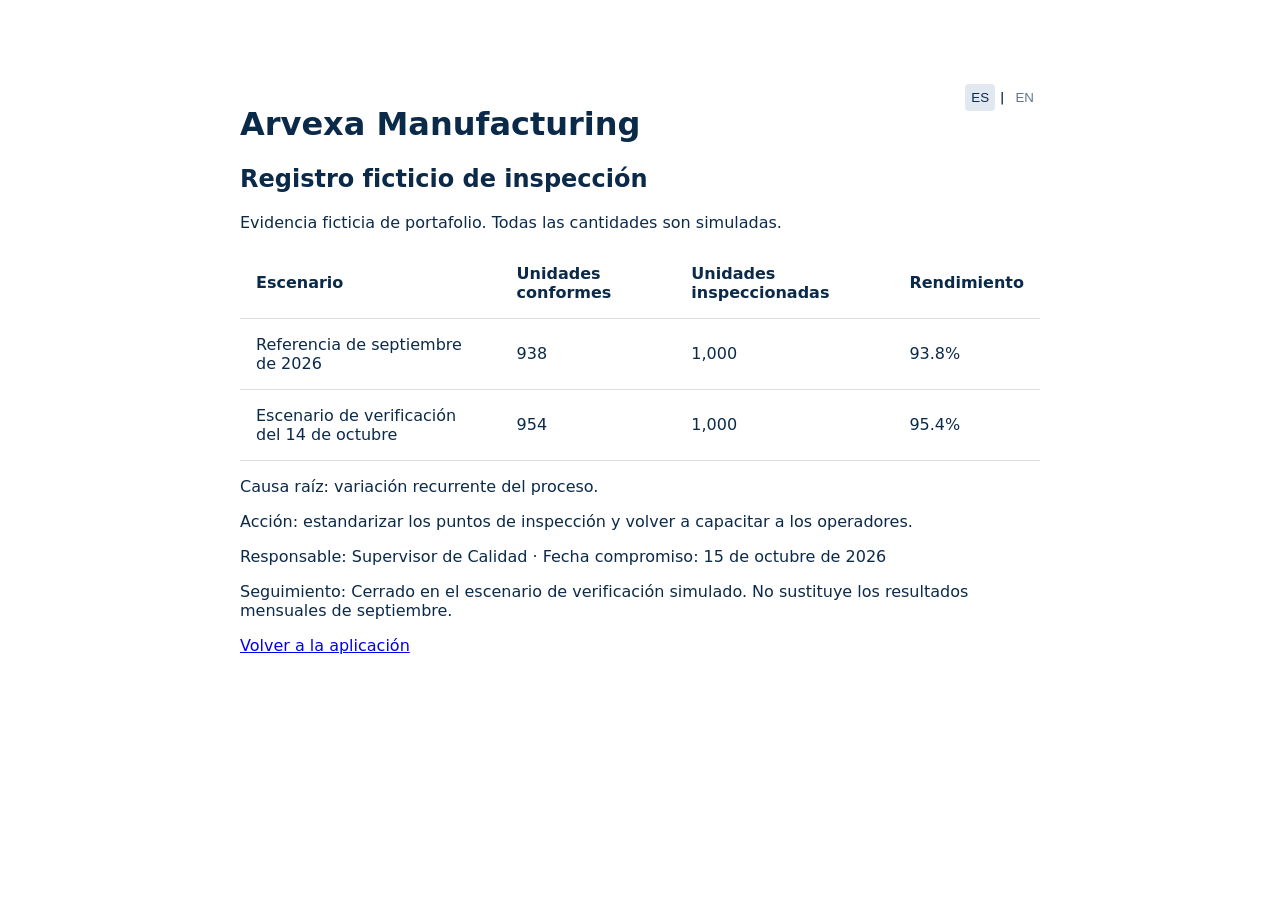
<file: assets/inspection-register.html>
<!doctype html><html lang="es"><meta charset="utf-8"><meta name="viewport" content="width=device-width,initial-scale=1"><script src="../i18n.js"></script><style>.language-selector{display:inline-flex;align-items:center;gap:5px;flex-shrink:0;font:700 12px system-ui}.language-selector button{border:0;background:transparent;color:#64748b;padding:6px;cursor:pointer;border-radius:4px}.language-selector button[aria-pressed="true"]{color:#0b2a4a;background:#e2e8f0}.language-selector button:focus-visible{outline:2px solid #3ba9e6;outline-offset:2px}@media print{.language-selector{display:none!important}}</style><title>Registro ficticio de inspección · Arvexa</title><style>body{font:16px system-ui;max-width:800px;margin:60px auto;padding:24px;color:#0b2a4a}table{border-collapse:collapse;width:100%}td,th{text-align:left;padding:16px;border-bottom:1px solid #ddd}</style><div style="float:right"><div class="language-selector" role="group" aria-label="Seleccionar idioma"><button type="button" data-language="es" aria-label="Español" aria-pressed="true">ES</button><span aria-hidden="true">|</span><button type="button" data-language="en" aria-label="Inglés" aria-pressed="false">EN</button></div></div><h1>Arvexa Manufacturing</h1><h2>Registro ficticio de inspección</h2><p>Evidencia ficticia de portafolio. Todas las cantidades son simuladas.</p><table><tr><th>Escenario</th><th>Unidades conformes</th><th>Unidades inspeccionadas</th><th>Rendimiento</th></tr><tr><td>Referencia de septiembre de 2026</td><td>938</td><td>1,000</td><td>93.8%</td></tr><tr><td>Escenario de verificación del 14 de octubre</td><td>954</td><td>1,000</td><td>95.4%</td></tr></table><p>Causa raíz: variación recurrente del proceso.</p><p>Acción: estandarizar los puntos de inspección y volver a capacitar a los operadores.</p><p>Responsable: Supervisor de Calidad · Fecha compromiso: 15 de octubre de 2026</p><p>Seguimiento: Cerrado en el escenario de verificación simulado. No sustituye los resultados mensuales de septiembre.</p><a href="../index.html">Volver a la aplicación</a></html>
</file>
